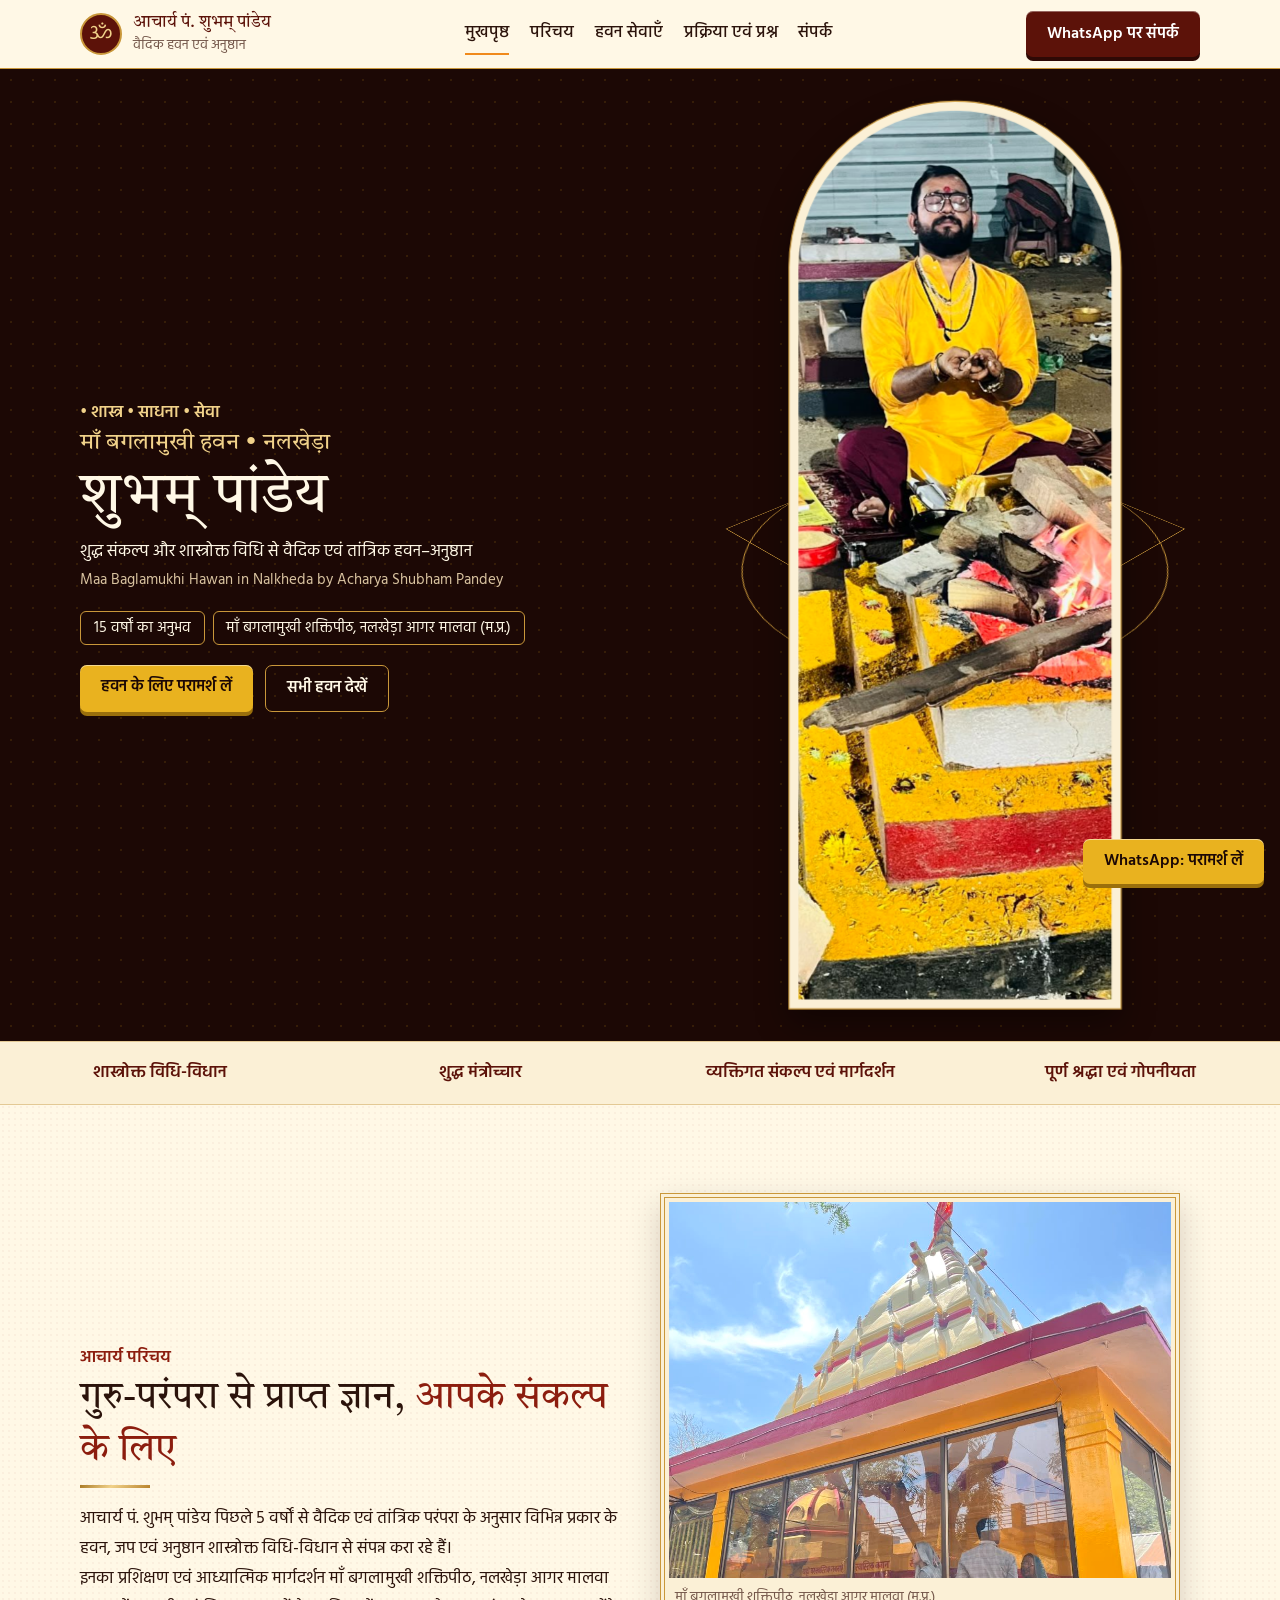
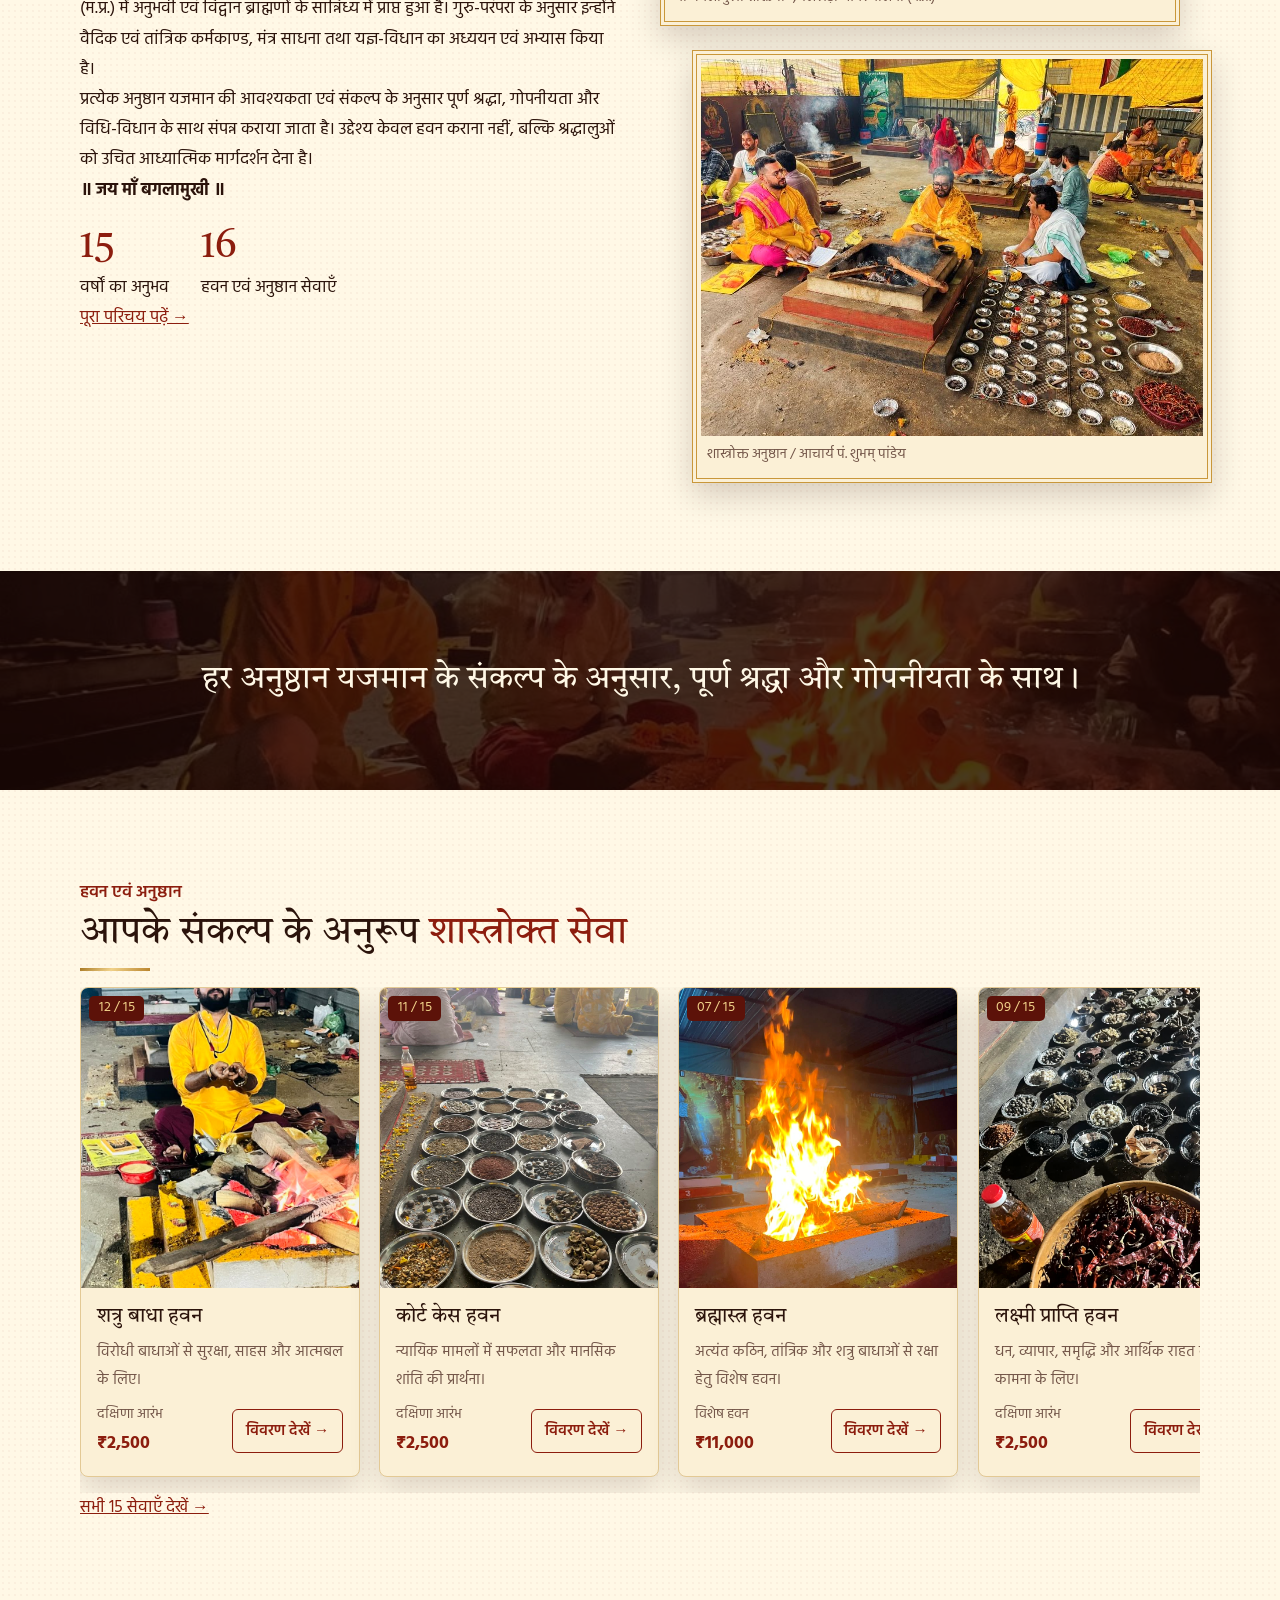
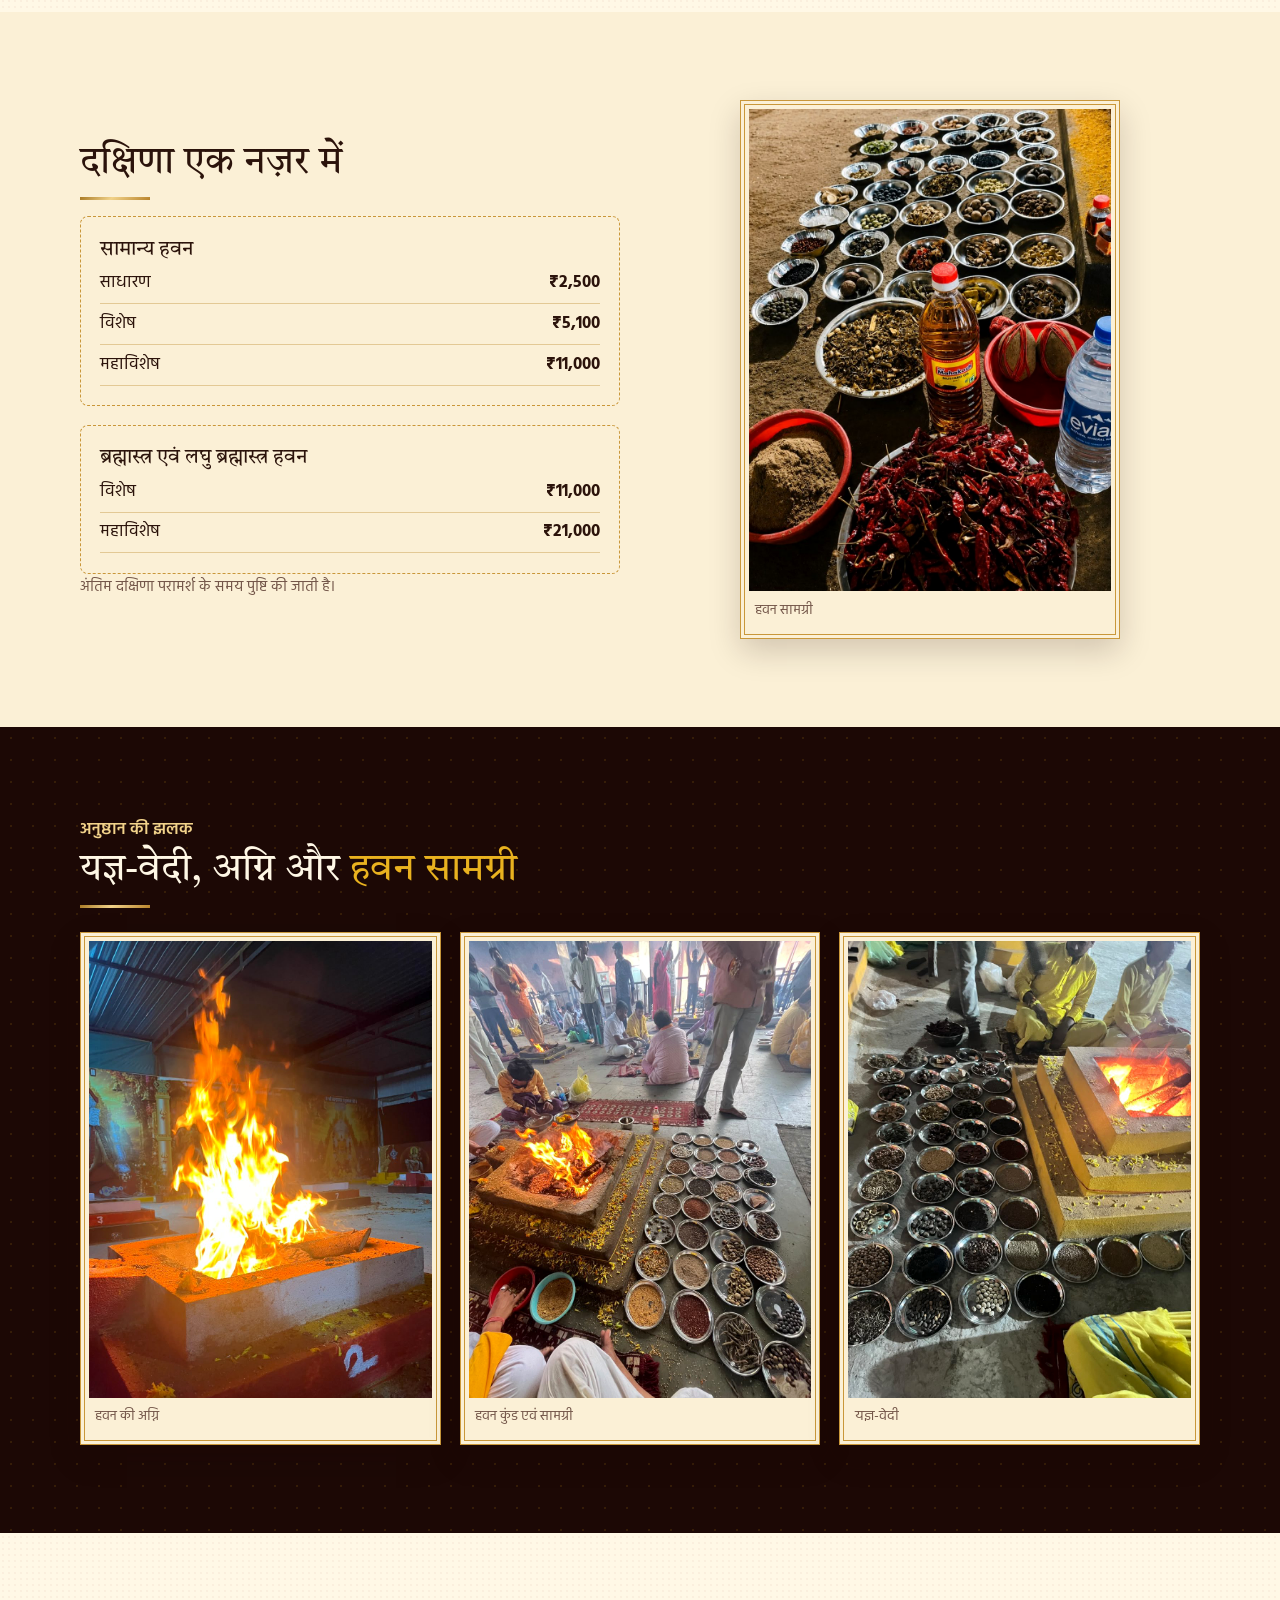
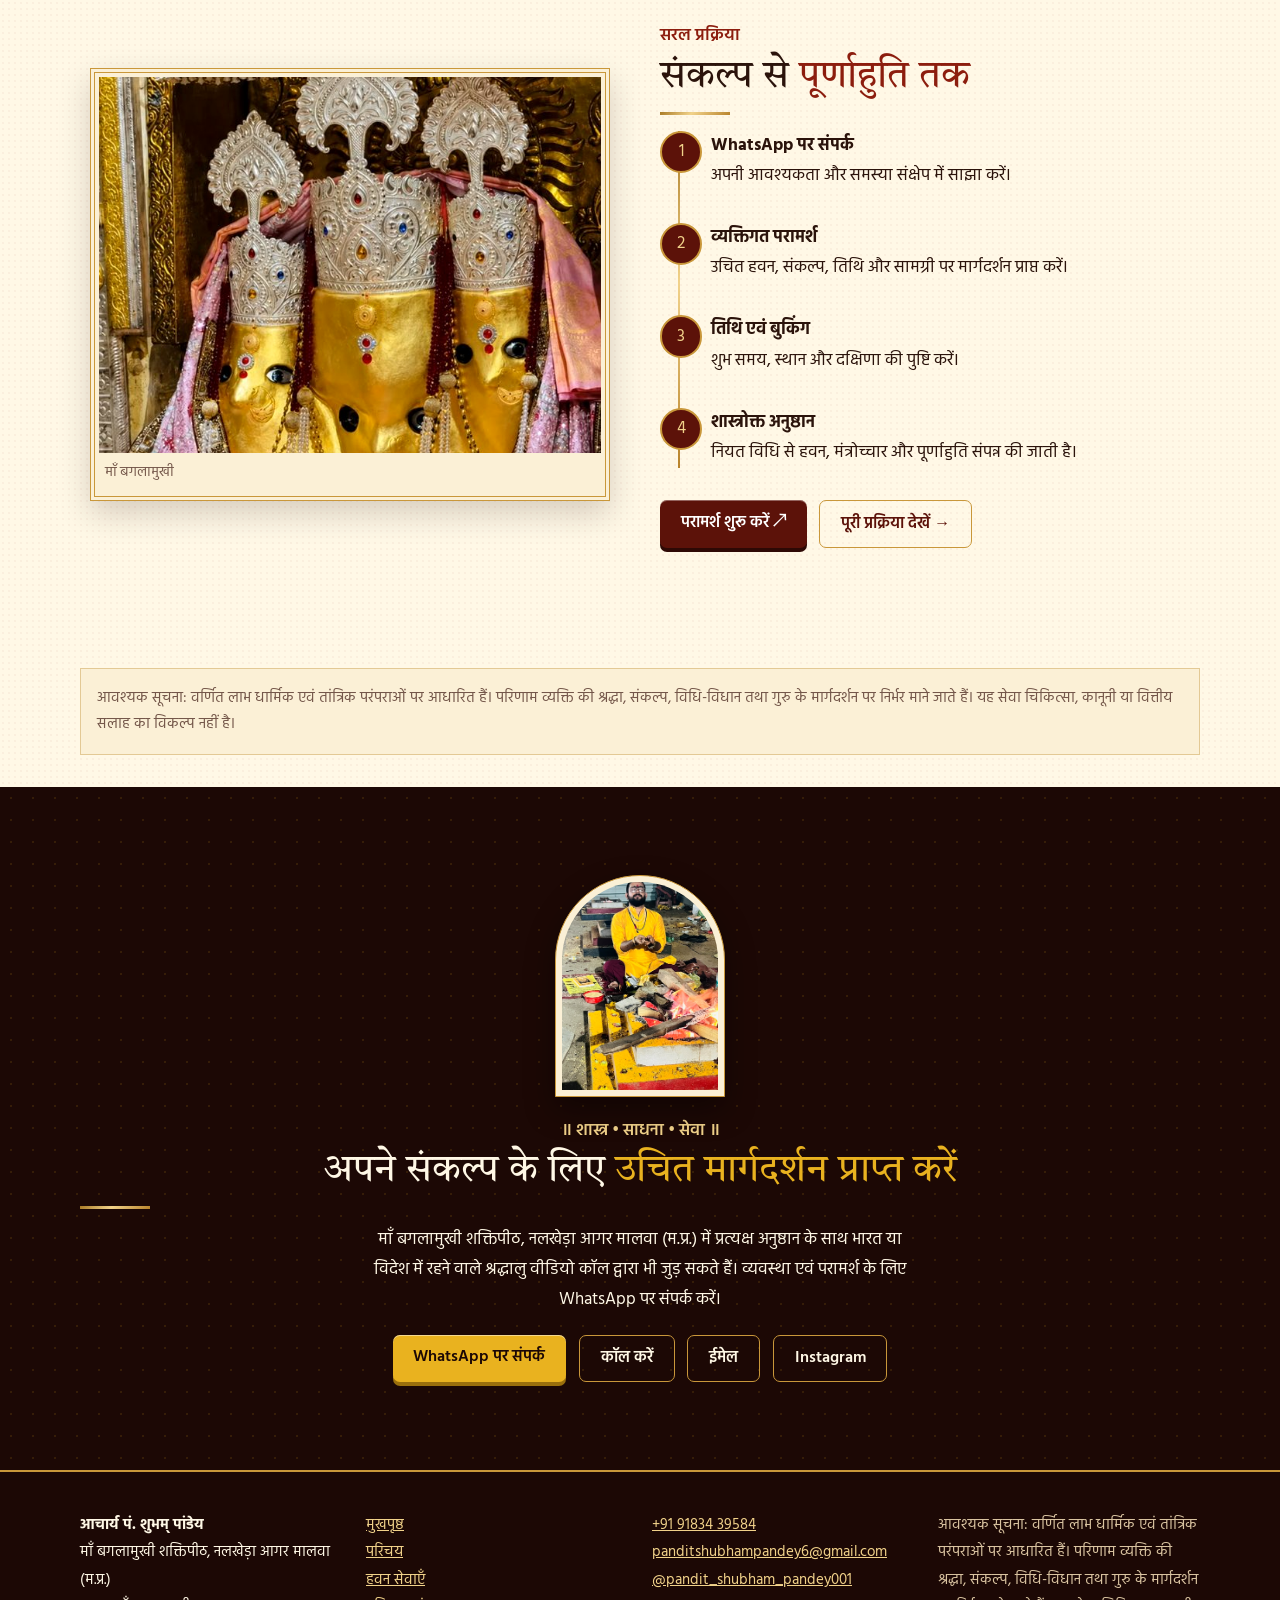
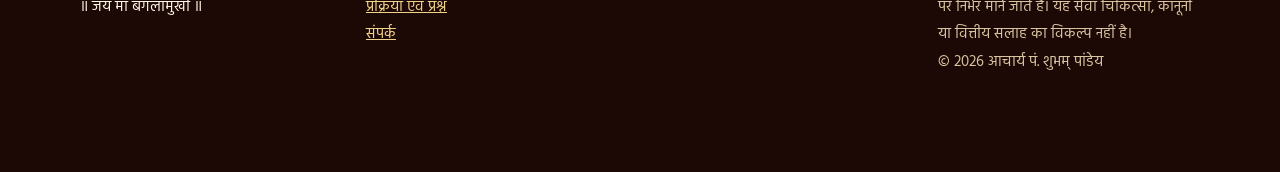
<file: index.html>
<!DOCTYPE html>
<html lang="hi"><head>
    <!-- Google tag (gtag.js) --> <meta name="facebook-domain-verification" content="4q1lytq2mi82zul6ghzm8n5su5tayb" />
<script async src="https://www.googletagmanager.com/gtag/js?id=AW-18493636397"></script>
<script>
  window.dataLayer = window.dataLayer || [];
  function gtag(){dataLayer.push(arguments);}
  gtag('js', new Date());

  gtag('config', 'AW-18493636397');
</script>
<meta charset="utf-8"><meta name="viewport" content="width=device-width,initial-scale=1,viewport-fit=cover"><meta name="theme-color" content="#5c1209">
<title>माँ बगलामुखी हवन नलखेड़ा | आचार्य शुभम् पांडेय</title><meta name="description" content="आचार्य पं. शुभम् पांडेय द्वारा नलखेड़ा में माँ बगलामुखी हवन, जप एवं शास्त्रोक्त अनुष्ठान। परामर्श एवं बुकिंग WhatsApp पर।"><link rel="canonical" href="https://maabaglaamukhihawan.in/">
<link rel="icon" href="/favicon.svg" type="image/svg+xml">
<meta property="og:type" content="website"><meta property="og:title" content="माँ बगलामुखी हवन नलखेड़ा | आचार्य शुभम् पांडेय"><meta property="og:description" content="आचार्य पं. शुभम् पांडेय द्वारा नलखेड़ा में माँ बगलामुखी हवन, जप एवं शास्त्रोक्त अनुष्ठान। परामर्श एवं बुकिंग WhatsApp पर।"><meta property="og:url" content="https://maabaglaamukhihawan.in/"><meta property="og:image" content="https://maabaglaamukhihawan.in/main%20header%20photos/Hero%20section%20with%20bio.jpeg"><meta property="og:image:alt" content="आचार्य पं. शुभम् पांडेय"><meta name="twitter:card" content="summary_large_image">
<link rel="preconnect" href="https://fonts.googleapis.com"><link rel="preconnect" href="https://fonts.gstatic.com" crossorigin>
<link href="https://fonts.googleapis.com/css2?family=Hind:wght@400;500;600;700&family=Tiro+Devanagari+Hindi&display=swap" rel="stylesheet">
<link rel="stylesheet" href="styles.css"><script src="script.js" defer></script><script type="application/ld+json">{"@context":"https://schema.org","@graph":[{"@type":"WebSite","name":"माँ बगलामुखी हवन नलखेड़ा","url":"https://maabaglaamukhihawan.in/"},{"@type":"Person","name":"आचार्य पं. शुभम् पांडेय","telephone":"+919183439584","email":"panditshubhampandey6@gmail.com","sameAs":["https://www.instagram.com/pandit_shubham_pandey001/"]}]}</script></head><body>
<a class="skip" href="#main">मुख्य सामग्री पर जाएँ</a>
<header class="hdr"><div class="wrap"><a class="brand" href="index.html"><span class="om" aria-hidden="true">ॐ</span><span><b>आचार्य पं. शुभम् पांडेय</b><small>वैदिक हवन एवं अनुष्ठान</small></span></a>
<button class="menu-toggle" aria-expanded="false" aria-controls="site-nav" aria-label="मेनू">☰</button>
<nav id="site-nav" aria-label="मुख्य"><ul><li><a href="index.html" aria-current="page">मुखपृष्ठ</a></li><li><a href="about.html">परिचय</a></li><li><a href="services.html">हवन सेवाएँ</a></li><li><a href="process.html">प्रक्रिया एवं प्रश्न</a></li><li><a href="contact.html">संपर्क</a></li></ul></nav><a class="btn hide-m wa-link" data-message="नमस्ते आचार्य जी, मैं हवन/अनुष्ठान की बुकिंग के लिए जानकारी चाहता/चाहती हूँ।" href="https://wa.me/919183439584" target="_blank" rel="noopener">WhatsApp पर संपर्क</a></div></header>
<main id="main"><section class="hero dark"><div class="wrap"><div><p class="kicker">• शास्त्र • साधना • सेवा</p><h1><small>माँ बगलामुखी हवन • नलखेड़ा</small>शुभम् पांडेय</h1><p class="lead">शुद्ध संकल्प और शास्त्रोक्त विधि से वैदिक एवं तांत्रिक हवन–अनुष्ठान</p><p lang="en" class="note" style="color:#d9c3a0">Maa Baglamukhi Hawan in Nalkheda by Acharya Shubham Pandey</p><div class="chips"><span>15 वर्षों का अनुभव</span><span>माँ बगलामुखी शक्तिपीठ, नलखेड़ा आगर मालवा (म.प्र.)</span></div><div class="row"><a class="btn gold wa-link" data-message="नमस्ते आचार्य जी, मैं हवन/अनुष्ठान की बुकिंग के लिए जानकारी चाहता/चाहती हूँ।" href="https://wa.me/919183439584" target="_blank" rel="noopener">हवन के लिए परामर्श लें</a><a class="btn ghost" href="services.html">सभी हवन देखें</a></div></div>
<div class="scene"><div class="mandala" aria-hidden="true"><i></i><i></i><i></i><i></i></div><div class="arch"><img src="main%20header%20photos/Hero%20section%20with%20bio.jpeg" alt="आचार्य पं. शुभम् पांडेय हवन कुंड के सामने" width="600" height="800" decoding="async" style="object-position:50% 18%"></div></div></div></section>
<div class="trust"><div>शास्त्रोक्त विधि-विधान</div><div>शुद्ध मंत्रोच्चार</div><div>व्यक्तिगत संकल्प एवं मार्गदर्शन</div><div>पूर्ण श्रद्धा एवं गोपनीयता</div></div>
<section class="sec"><div class="wrap split"><div class="reveal"><p class="kicker">आचार्य परिचय</p><h2>गुरु-परंपरा से प्राप्त ज्ञान, <em>आपके संकल्प के लिए</em></h2><p>आचार्य पं. शुभम् पांडेय पिछले 5 वर्षों से वैदिक एवं तांत्रिक परंपरा के अनुसार विभिन्न प्रकार के हवन, जप एवं अनुष्ठान शास्त्रोक्त विधि-विधान से संपन्न करा रहे हैं।</p><p>इनका प्रशिक्षण एवं आध्यात्मिक मार्गदर्शन माँ बगलामुखी शक्तिपीठ, नलखेड़ा आगर मालवा (म.प्र.) में अनुभवी एवं विद्वान ब्राह्मणों के सान्निध्य में प्राप्त हुआ है। गुरु-परंपरा के अनुसार इन्होंने वैदिक एवं तांत्रिक कर्मकाण्ड, मंत्र साधना तथा यज्ञ-विधान का अध्ययन एवं अभ्यास किया है।</p><p>प्रत्येक अनुष्ठान यजमान की आवश्यकता एवं संकल्प के अनुसार पूर्ण श्रद्धा, गोपनीयता और विधि-विधान के साथ संपन्न कराया जाता है। उद्देश्य केवल हवन कराना नहीं, बल्कि श्रद्धालुओं को उचित आध्यात्मिक मार्गदर्शन देना है।</p><p><b>॥ जय माँ बगलामुखी ॥</b></p><div class="stats"><span><b data-count="15">15</b>वर्षों का अनुभव</span><span><b data-count="100">100</b>हवन एवं अनुष्ठान सेवाएँ</span></div><p><a href="about.html">पूरा परिचय पढ़ें →</a></p></div>
<div><figure class="frame tilt reveal"><img src="main%20header%20photos/WhatsApp%20Image%202026-08-17%20at%2023.06.39.jpeg" alt="माँ बगलामुखी शक्तिपीठ, नलखेड़ा" loading="lazy" decoding="async"><figcaption>माँ बगलामुखी शक्तिपीठ, नलखेड़ा आगर मालवा (म.प्र.)</figcaption></figure><figure class="frame tilt reveal" style="margin-top:1.5rem;margin-left:2rem"><img src="main%20header%20photos/WhatsApp%20Image%202026-08-17%20at%2023.06.40%20(2).jpeg" alt="आचार्य जी यजमान के साथ हवन करते हुए" loading="lazy" decoding="async"><figcaption>शास्त्रोक्त अनुष्ठान / आचार्य पं. शुभम् पांडेय</figcaption></figure></div></div></section>
<section class="sec dark qband"><img src="extra-photos/hawan-ratri-agni.jpeg" alt="" aria-hidden="true" loading="lazy"><div class="wrap"><p class="quote reveal">हर अनुष्ठान यजमान के संकल्प के अनुसार, पूर्ण श्रद्धा और गोपनीयता के साथ।</p></div></section>
<section class="sec"><div class="wrap"><p class="kicker">हवन एवं अनुष्ठान</p><h2>आपके संकल्प के अनुरूप <em>शास्त्रोक्त सेवा</em></h2><div class="scroller"><article class="card tilt " data-cat="raksha"><div class="ph"><img src="hawan%20photos/WhatsApp%20Image%202026-08-17%20at%2023.12.53%20(1).jpeg" alt="शत्रु बाधा हवन की झलक" width="400" height="300" loading="lazy" decoding="async"><span class="num">12 / 15</span></div><div class="bd"><h3>शत्रु बाधा हवन</h3><p>विरोधी बाधाओं से सुरक्षा, साहस और आत्मबल के लिए।</p><div class="bt"><span><small>दक्षिणा आरंभ</small><b>₹2,500</b></span><button class="more" type="button" data-service="11">विवरण देखें →</button></div></div></article><article class="card tilt " data-cat="raksha"><div class="ph"><img src="hawan%20photos/WhatsApp%20Image%202026-08-17%20at%2023.12.45.jpeg" alt="कोर्ट केस हवन की झलक" width="400" height="300" loading="lazy" decoding="async"><span class="num">11 / 15</span></div><div class="bd"><h3>कोर्ट केस हवन</h3><p>न्यायिक मामलों में सफलता और मानसिक शांति की प्रार्थना।</p><div class="bt"><span><small>दक्षिणा आरंभ</small><b>₹2,500</b></span><button class="more" type="button" data-service="10">विवरण देखें →</button></div></div></article><article class="card tilt " data-cat="raksha"><div class="ph"><img src="hawan%20photos/WhatsApp%20Image%202026-08-17%20at%2023.13.00.jpeg" alt="ब्रह्मास्त्र हवन की झलक" width="400" height="300" loading="lazy" decoding="async"><span class="num">07 / 15</span></div><div class="bd"><h3>ब्रह्मास्त्र हवन</h3><p>अत्यंत कठिन, तांत्रिक और शत्रु बाधाओं से रक्षा हेतु विशेष हवन।</p><div class="bt"><span><small>विशेष हवन</small><b>₹11,000</b></span><button class="more" type="button" data-service="6">विवरण देखें →</button></div></div></article><article class="card tilt " data-cat="samriddhi"><div class="ph"><img src="hawan%20photos/WhatsApp%20Image%202026-08-17%20at%2023.12.58.jpeg" alt="लक्ष्मी प्राप्ति हवन की झलक" width="400" height="300" loading="lazy" decoding="async"><span class="num">09 / 15</span></div><div class="bd"><h3>लक्ष्मी प्राप्ति हवन</h3><p>धन, व्यापार, समृद्धि और आर्थिक राहत की कामना के लिए।</p><div class="bt"><span><small>दक्षिणा आरंभ</small><b>₹2,500</b></span><button class="more" type="button" data-service="8">विवरण देखें →</button></div></div></article><article class="card tilt " data-cat="sambandh"><div class="ph"><img src="hawan%20photos/WhatsApp%20Image%202026-08-17%20at%2023.12.43.jpeg" alt="शीघ्र विवाह हवन की झलक" width="400" height="300" loading="lazy" decoding="async"><span class="num">15 / 15</span></div><div class="bd"><h3>शीघ्र विवाह हवन</h3><p>विवाह की बाधा, शुभ योग और पारिवारिक सहमति की कामना के लिए।</p><div class="bt"><span><small>दक्षिणा आरंभ</small><b>₹2,500</b></span><button class="more" type="button" data-service="14">विवरण देखें →</button></div></div></article><article class="card tilt " data-cat="sambandh"><div class="ph"><img src="hawan%20photos/WhatsApp%20Image%202026-08-17%20at%2023.12.54%20(2).jpeg" alt="आकर्षण हवन की झलक" width="400" height="300" decoding="async"><span class="num">01 / 15</span></div><div class="bd"><h3>आकर्षण हवन</h3><p>व्यक्तित्व, सहयोग, अवसर और सामाजिक प्रतिष्ठा के लिए।</p><div class="bt"><span><small>दक्षिणा आरंभ</small><b>₹2,500</b></span><button class="more" type="button" data-service="0">विवरण देखें →</button></div></div></article></div><p><a href="services.html">सभी 15 सेवाएँ देखें →</a></p></div></section>
<section class="sec" style="background:var(--paper)"><div class="wrap split"><div><h2>दक्षिणा एक नज़र में</h2><div class="tickets"><div class="ticket"><h3>सामान्य हवन</h3><ul><li>साधारण<b>₹2,500</b></li><li>विशेष<b>₹5,100</b></li><li>महाविशेष<b>₹11,000</b></li></ul></div><div class="ticket"><h3>ब्रह्मास्त्र एवं लघु ब्रह्मास्त्र हवन</h3><ul><li>विशेष<b>₹11,000</b></li><li>महाविशेष<b>₹21,000</b></li></ul></div></div><p class="note">अंतिम दक्षिणा परामर्श के समय पुष्टि की जाती है।</p></div><figure class="frame pt tilt reveal"><img src="extra-photos/samagri-bowls-day.jpeg" alt="कटोरियों में सजाई गई हवन सामग्री" loading="lazy" decoding="async"><figcaption>हवन सामग्री</figcaption></figure></div></section>
<section class="sec dark"><div class="wrap"><p class="kicker">अनुष्ठान की झलक</p><h2>यज्ञ-वेदी, अग्नि और <em>हवन सामग्री</em></h2><div class="pstrip"><figure class="frame pt tilt reveal"><img src="extra-photos/hawan-agni.jpeg" alt="हवन कुंड में प्रज्वलित अग्नि" loading="lazy" decoding="async"><figcaption>हवन की अग्नि</figcaption></figure><figure class="frame pt tilt reveal"><img src="extra-photos/hawan-kund-samagri.jpeg" alt="हवन कुंड और सजी हुई हवन सामग्री" loading="lazy" decoding="async"><figcaption>हवन कुंड एवं सामग्री</figcaption></figure><figure class="frame pt tilt reveal"><img src="extra-photos/hawan-vedi-yellow.jpeg" alt="पीले रंग की यज्ञ-वेदी में हवन" loading="lazy" decoding="async"><figcaption>यज्ञ-वेदी</figcaption></figure></div></div></section>
<section class="sec"><div class="wrap split rev"><div class="reveal"><p class="kicker">सरल प्रक्रिया</p><h2>संकल्प से <em>पूर्णाहुति तक</em></h2><ol class="tl"><li><b>WhatsApp पर संपर्क</b><br>अपनी आवश्यकता और समस्या संक्षेप में साझा करें।</li><li><b>व्यक्तिगत परामर्श</b><br>उचित हवन, संकल्प, तिथि और सामग्री पर मार्गदर्शन प्राप्त करें।</li><li><b>तिथि एवं बुकिंग</b><br>शुभ समय, स्थान और दक्षिणा की पुष्टि करें।</li><li><b>शास्त्रोक्त अनुष्ठान</b><br>नियत विधि से हवन, मंत्रोच्चार और पूर्णाहुति संपन्न की जाती है।</li></ol><div class="row"><a class="btn wa-link" data-message="नमस्ते आचार्य जी, मैं हवन/अनुष्ठान हेतु परामर्श और बुकिंग करना चाहता/चाहती हूँ।" href="https://wa.me/919183439584" target="_blank" rel="noopener">परामर्श शुरू करें ↗</a><a class="btn ghost" style="color:var(--maroon)" href="process.html">पूरी प्रक्रिया देखें →</a></div></div><figure class="frame tilt reveal"><img src="main%20header%20photos/WhatsApp%20Image%202026-08-17%20at%2023.06.40%20(1).jpeg" alt="माँ बगलामुखी की प्रतिमा" loading="lazy" decoding="async"><figcaption>माँ बगलामुखी</figcaption></figure></div></section>
<div class="wrap" style="padding-block:2rem"><p class="disc">आवश्यक सूचना: वर्णित लाभ धार्मिक एवं तांत्रिक परंपराओं पर आधारित हैं। परिणाम व्यक्ति की श्रद्धा, संकल्प, विधि-विधान तथा गुरु के मार्गदर्शन पर निर्भर माने जाते हैं। यह सेवा चिकित्सा, कानूनी या वित्तीय सलाह का विकल्प नहीं है।</p></div><section class="sec dark cta"><div class="wrap reveal"><div class="arch sm"><img src="extra-photos/acharya-hawan-kund.jpeg" alt="आचार्य जी हवन कुंड के सामने" loading="lazy" decoding="async"></div><p class="kicker">॥ शास्त्र • साधना • सेवा ॥</p><h2 style="text-align:center">अपने संकल्प के लिए <em>उचित मार्गदर्शन प्राप्त करें</em></h2><p>माँ बगलामुखी शक्तिपीठ, नलखेड़ा आगर मालवा (म.प्र.) में प्रत्यक्ष अनुष्ठान के साथ भारत या विदेश में रहने वाले श्रद्धालु वीडियो कॉल द्वारा भी जुड़ सकते हैं। व्यवस्था एवं परामर्श के लिए WhatsApp पर संपर्क करें।</p><div class="row"><a class="btn gold wa-link" data-message="नमस्ते आचार्य जी, मैं हवन/अनुष्ठान हेतु परामर्श और बुकिंग करना चाहता/चाहती हूँ।" href="https://wa.me/919183439584" target="_blank" rel="noopener">WhatsApp पर संपर्क</a><a class="btn ghost" href="tel:+919183439584">कॉल करें</a><a class="btn ghost" href="mailto:panditshubhampandey6@gmail.com">ईमेल</a><a class="btn ghost" href="https://www.instagram.com/pandit_shubham_pandey001/" target="_blank" rel="noopener">Instagram</a></div></div></section><dialog id="service-dialog" aria-labelledby="dialog-title"><button class="dialog-close" aria-label="बंद करें">×</button><div id="dialog-content"></div></dialog></main>
<footer><div class="wrap"><div><b>आचार्य पं. शुभम् पांडेय</b><p>माँ बगलामुखी शक्तिपीठ, नलखेड़ा आगर मालवा (म.प्र.)</p><p>॥ जय माँ बगलामुखी ॥</p></div><ul><li><a href="index.html">मुखपृष्ठ</a></li><li><a href="about.html">परिचय</a></li><li><a href="services.html">हवन सेवाएँ</a></li><li><a href="process.html">प्रक्रिया एवं प्रश्न</a></li><li><a href="contact.html">संपर्क</a></li></ul><div><p><a href="tel:+919183439584">+91 91834 39584</a><br><a href="mailto:panditshubhampandey6@gmail.com">panditshubhampandey6@gmail.com</a><br><a href="https://www.instagram.com/pandit_shubham_pandey001/" target="_blank" rel="noopener">@pandit_shubham_pandey001</a></p></div><p class="note" style="color:#d9c3a0">आवश्यक सूचना: वर्णित लाभ धार्मिक एवं तांत्रिक परंपराओं पर आधारित हैं। परिणाम व्यक्ति की श्रद्धा, संकल्प, विधि-विधान तथा गुरु के मार्गदर्शन पर निर्भर माने जाते हैं। यह सेवा चिकित्सा, कानूनी या वित्तीय सलाह का विकल्प नहीं है।<br>© <span data-year>2026</span> आचार्य पं. शुभम् पांडेय</p></div></footer>
<div class="float"><a class="btn gold wa-link" data-message="नमस्ते आचार्य जी, मैं हवन/अनुष्ठान हेतु परामर्श और बुकिंग करना चाहता/चाहती हूँ।" href="https://wa.me/919183439584" target="_blank" rel="noopener">WhatsApp: परामर्श लें</a></div>
<div class="bar"><a class="btn gold" href="tel:+919183439584">कॉल करें</a><a class="btn gold wa-link" data-message="नमस्ते आचार्य जी, मैं हवन/अनुष्ठान हेतु परामर्श और बुकिंग करना चाहता/चाहती हूँ।" href="https://wa.me/919183439584" target="_blank" rel="noopener">WhatsApp</a></div>
<button class="top" aria-label="ऊपर जाएँ">↑</button></body></html>
</file>
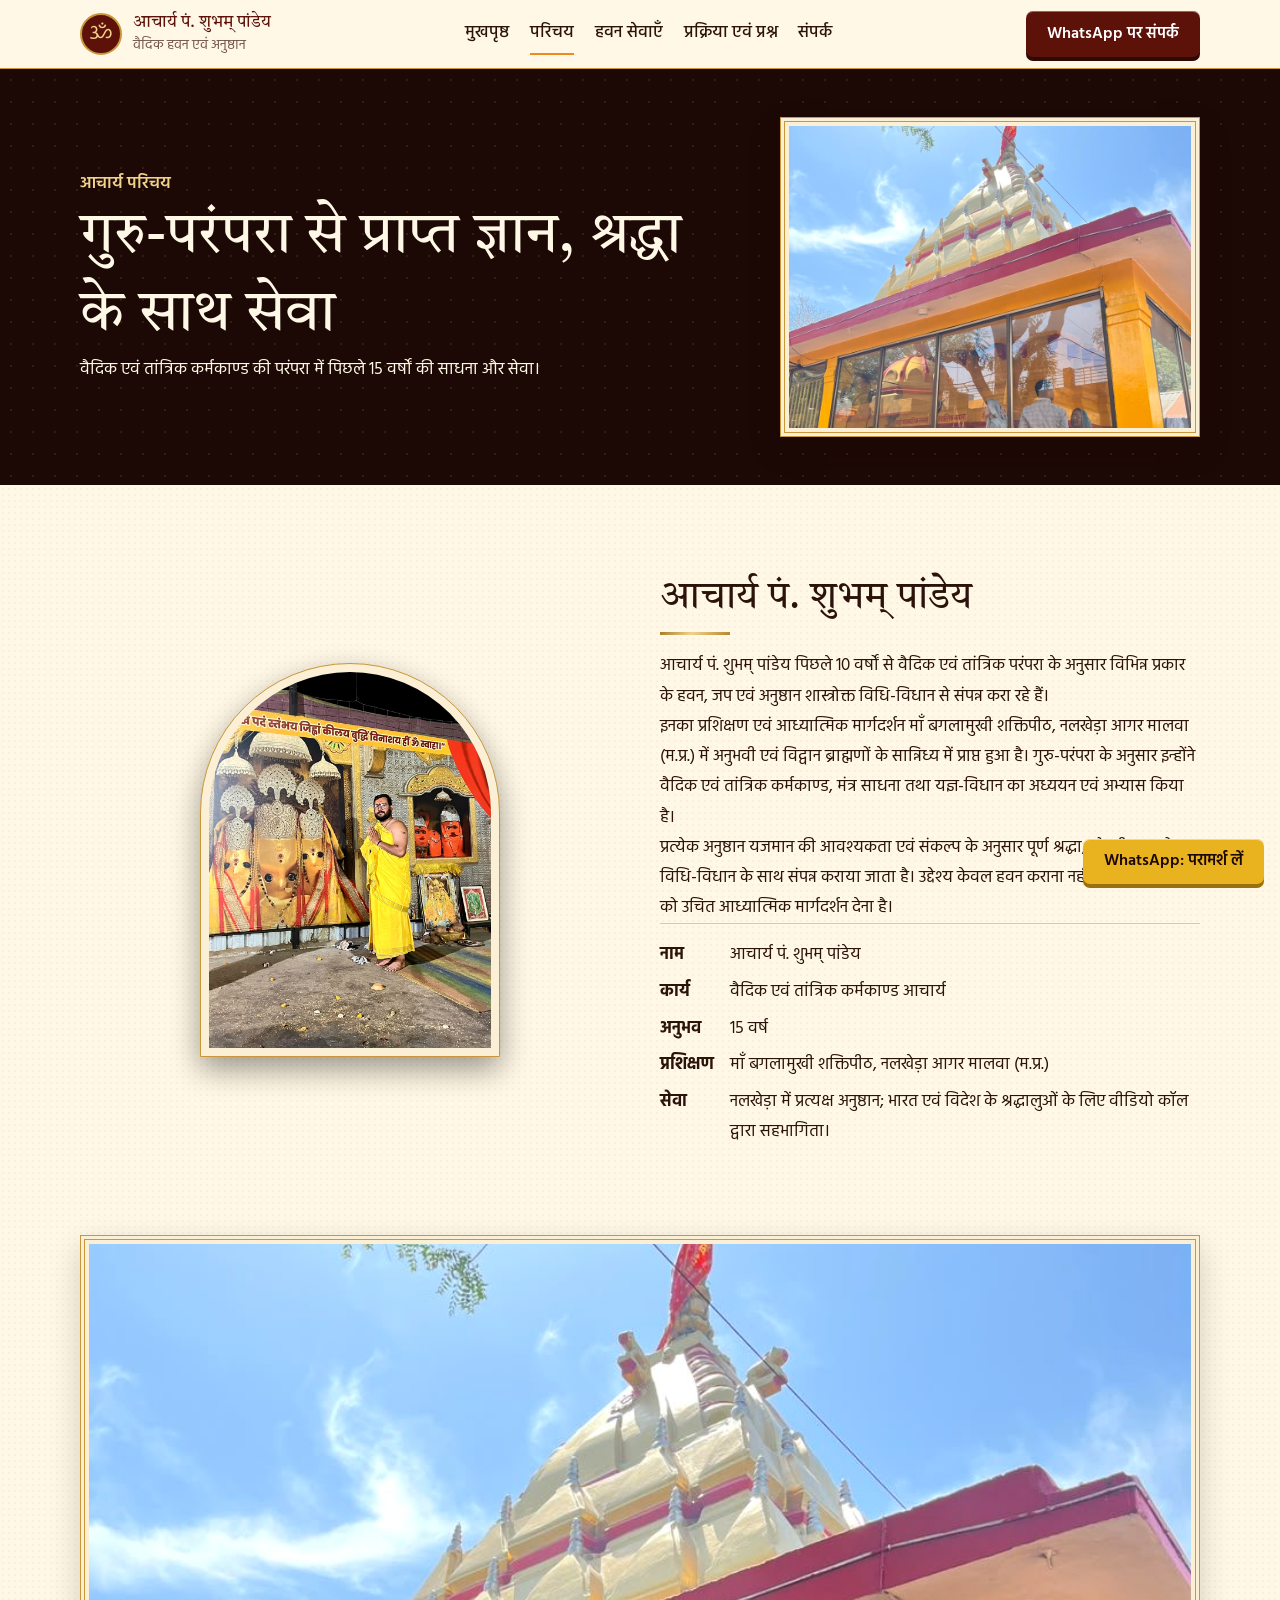
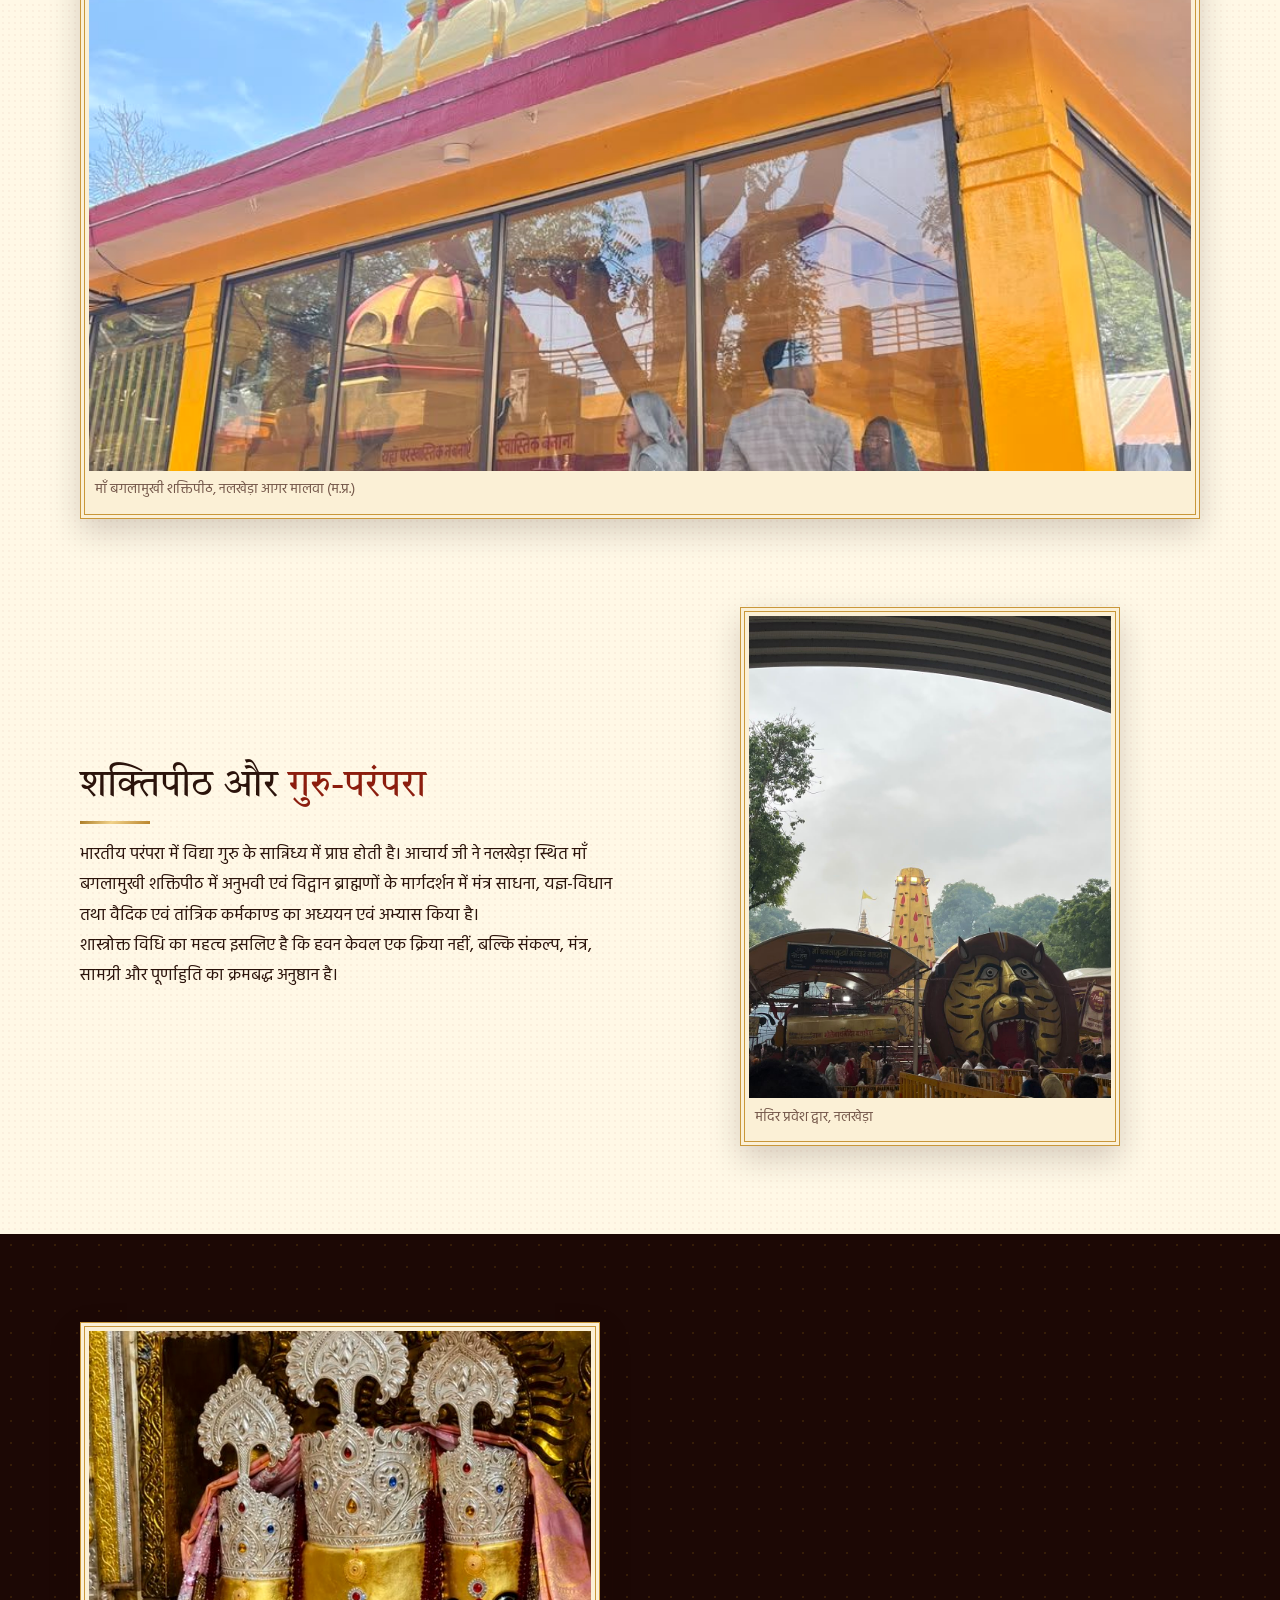
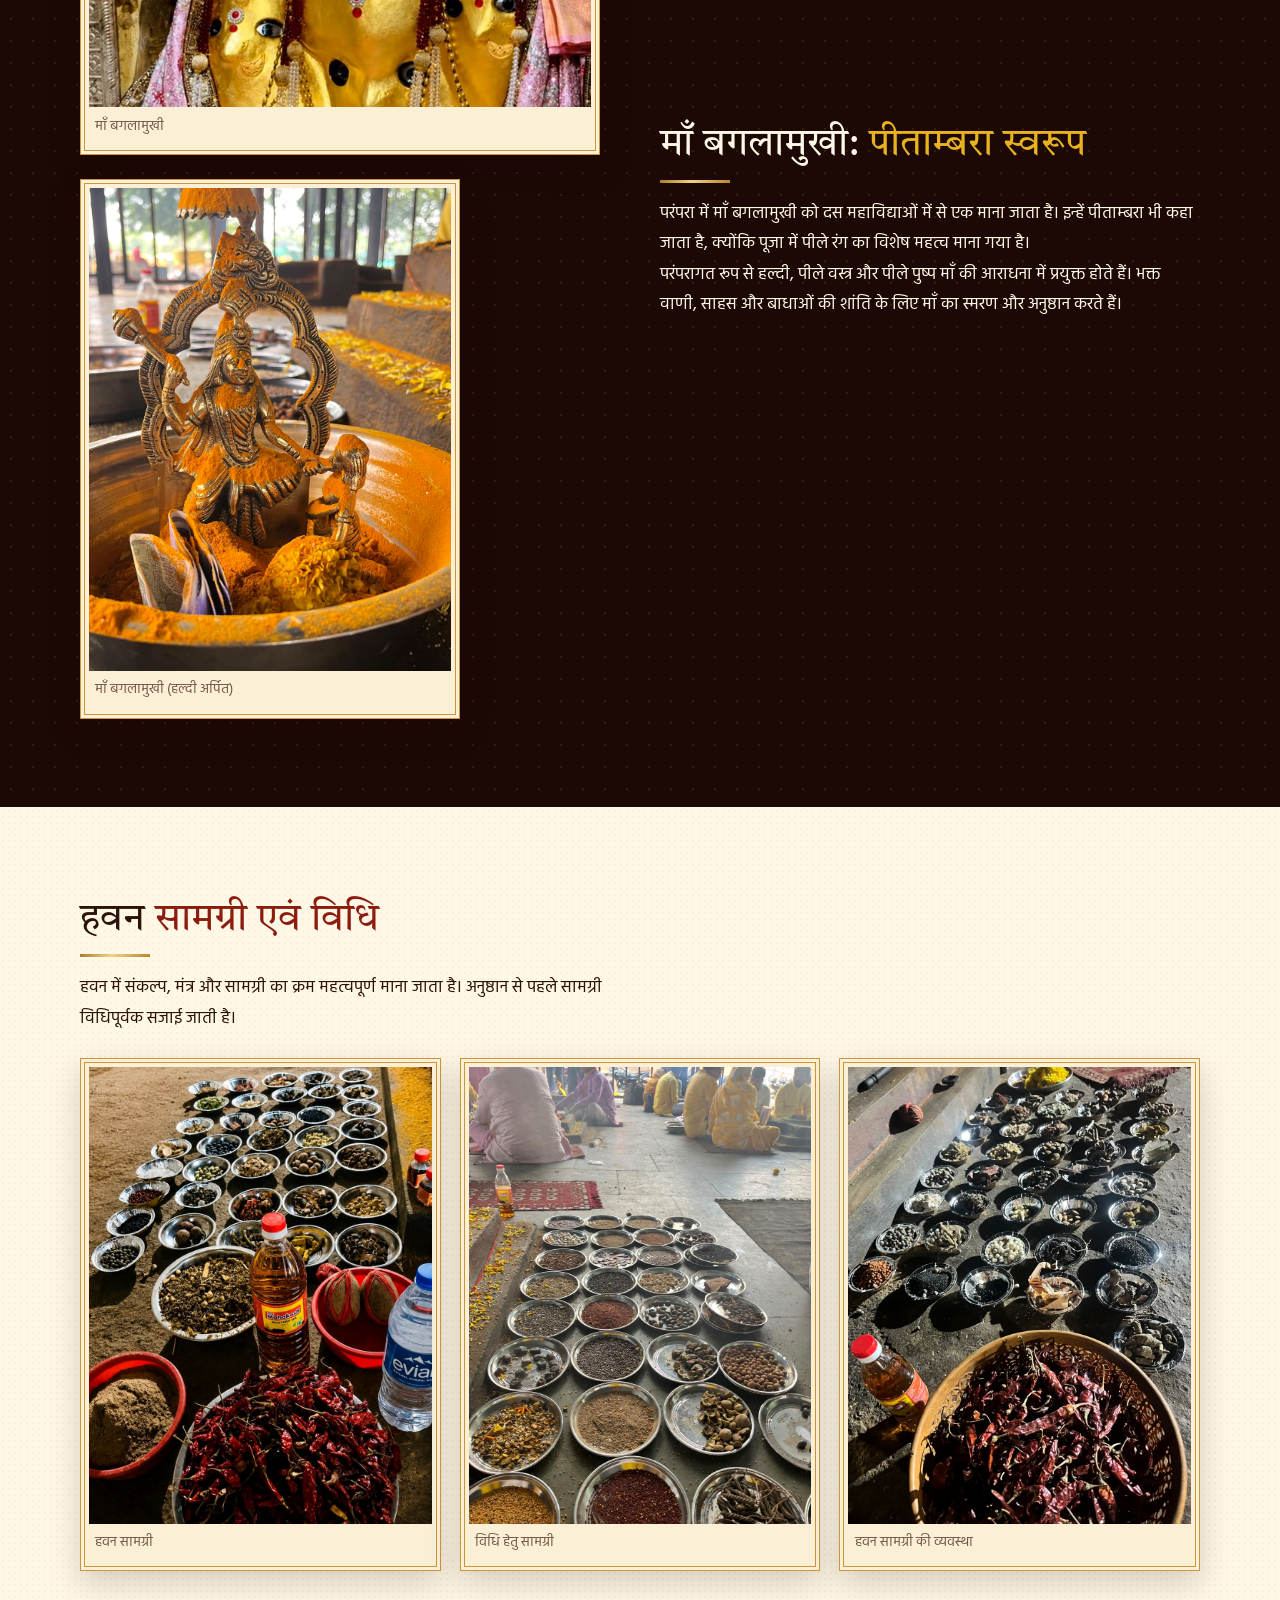
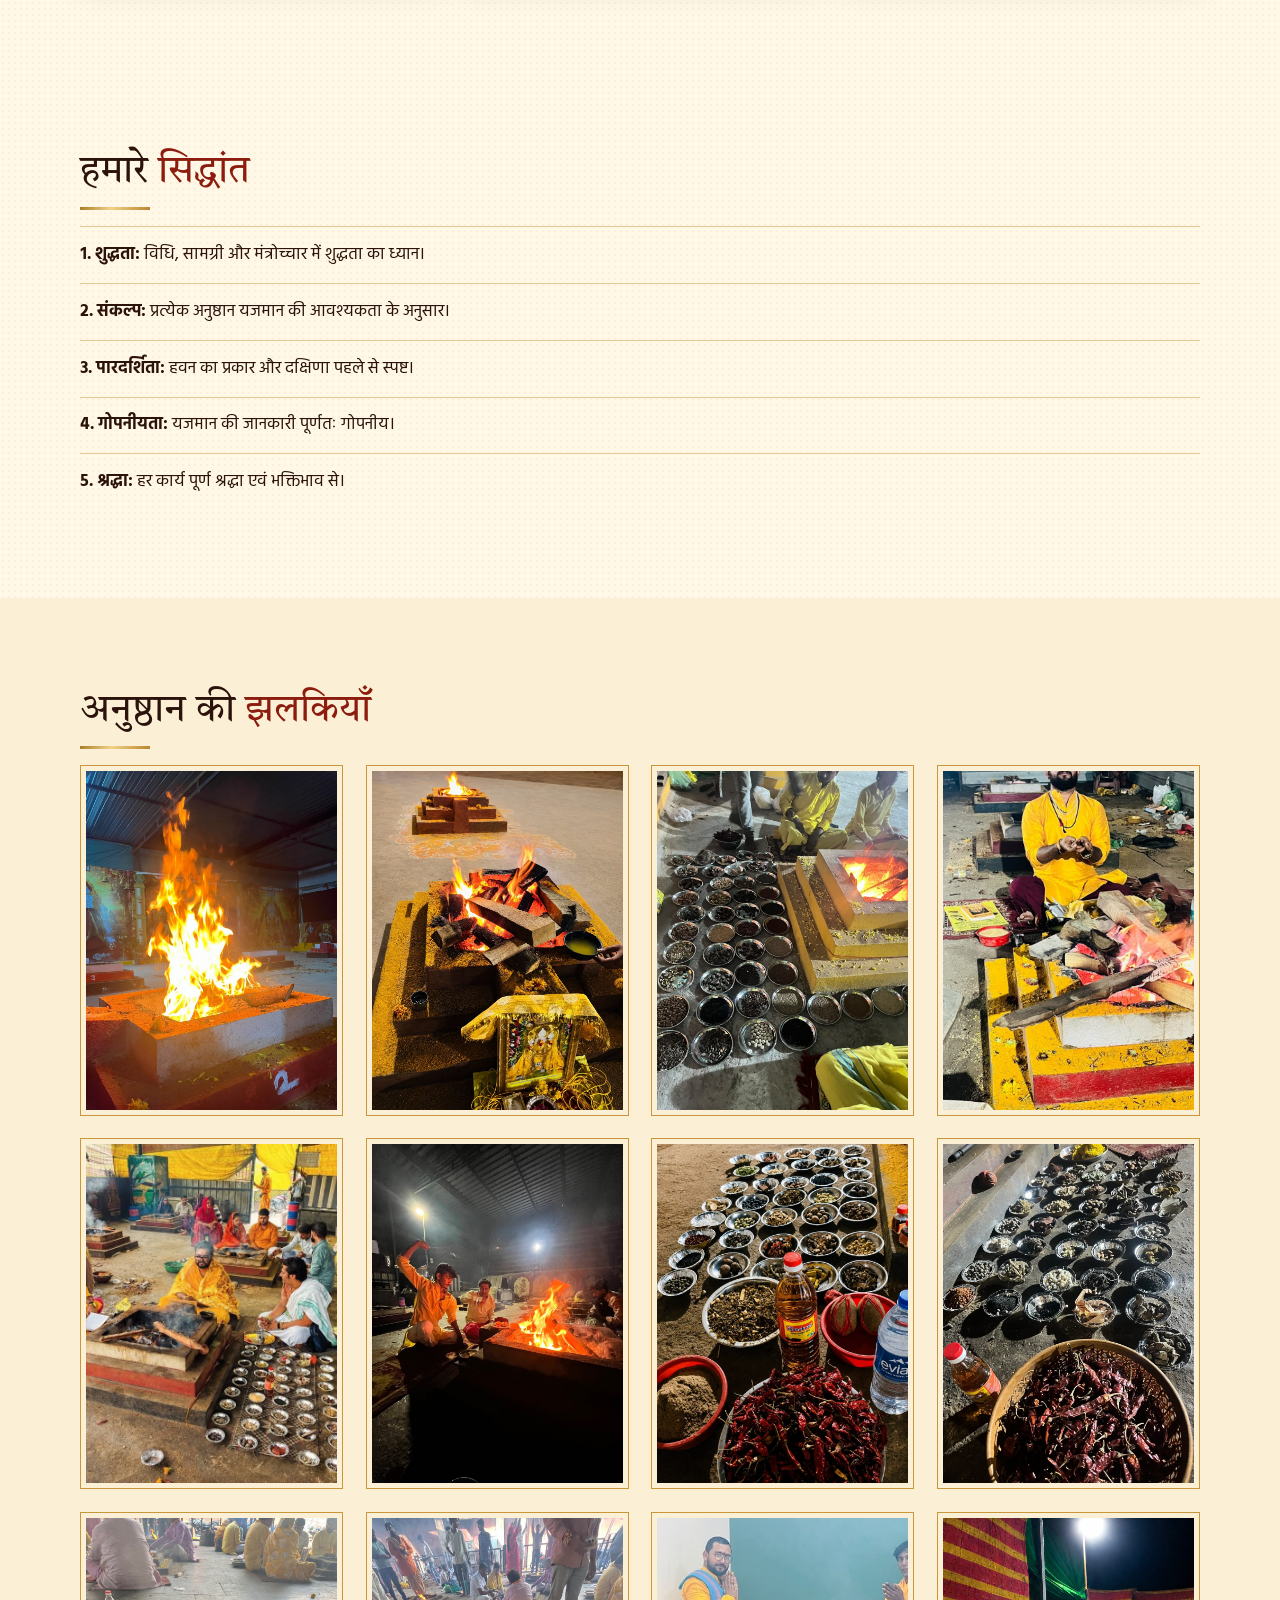
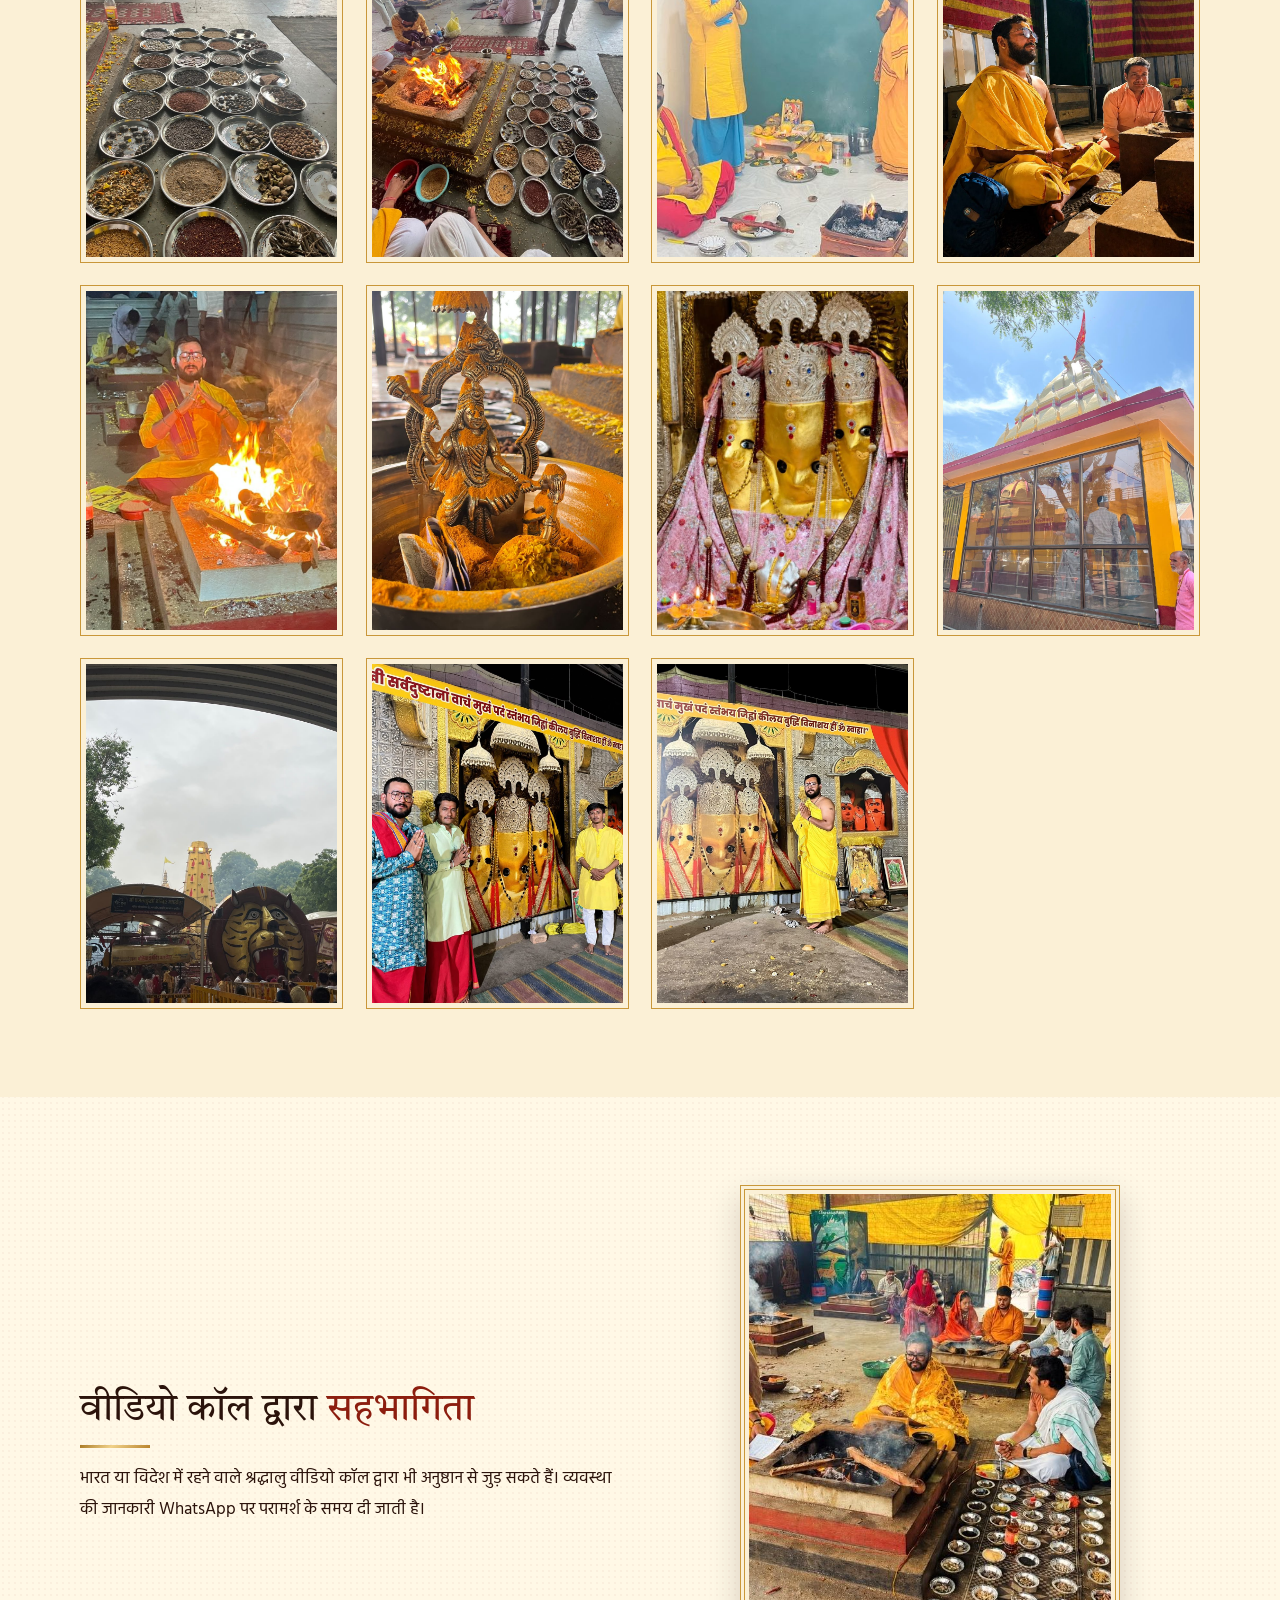
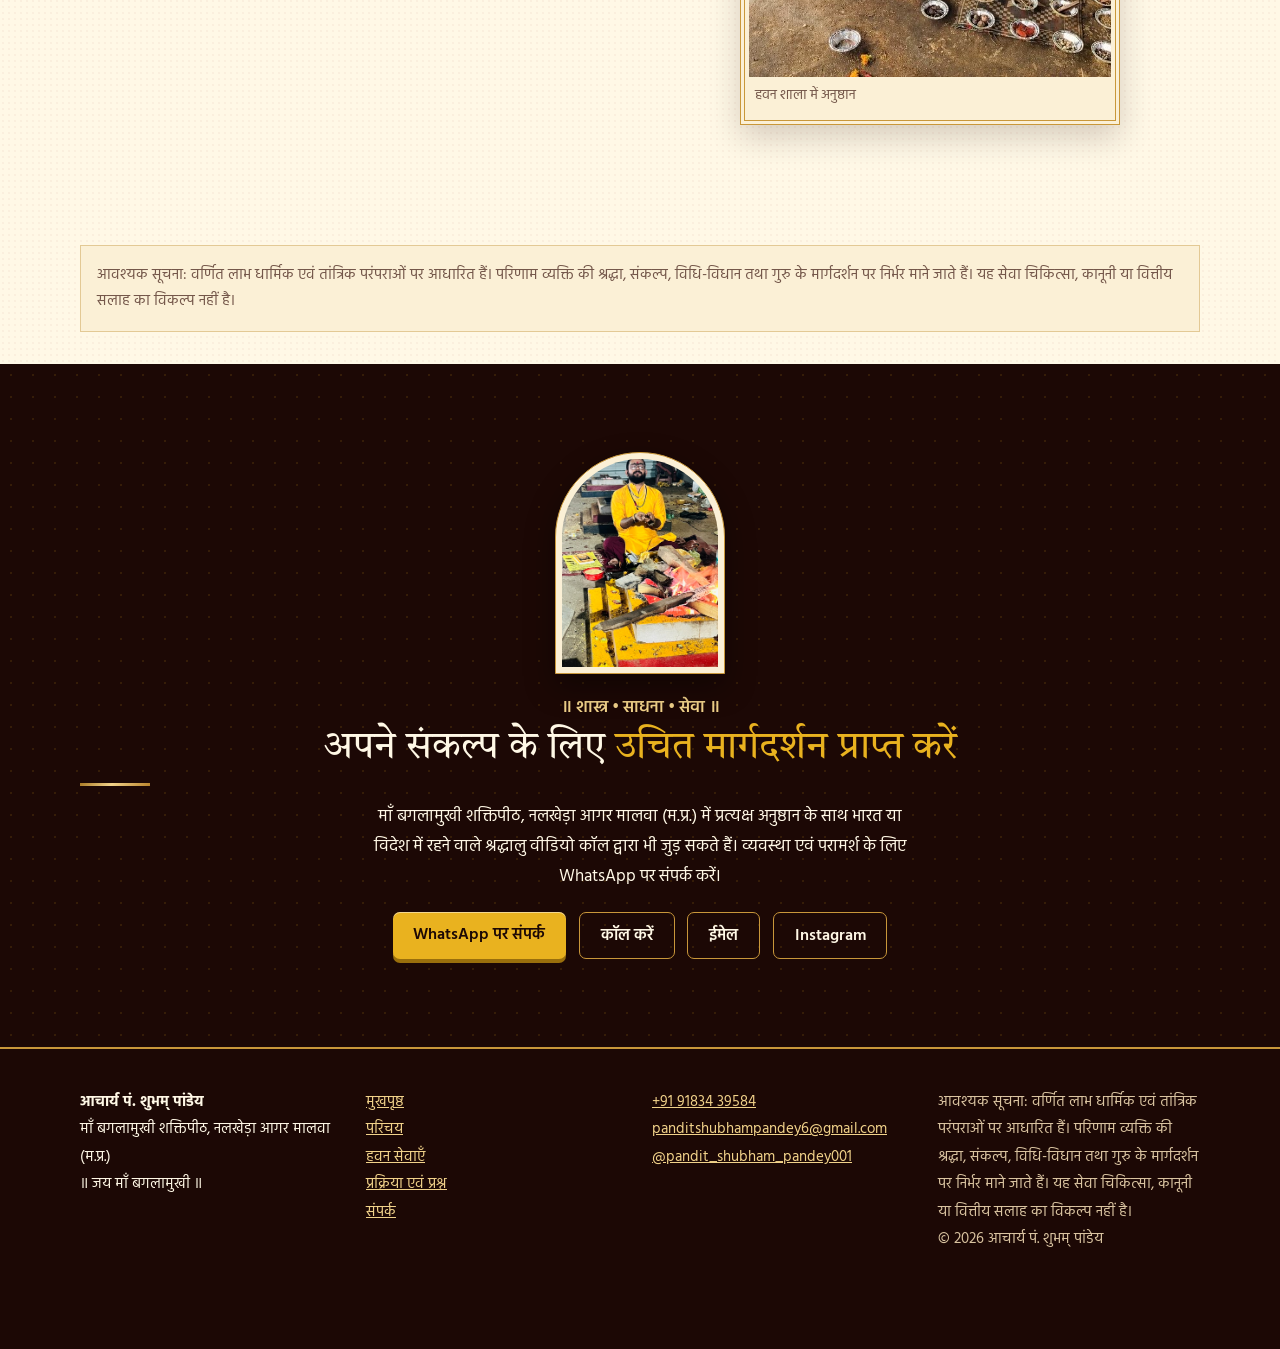
<file: about.html>
<!DOCTYPE html> <meta name="facebook-domain-verification" content="4q1lytq2mi82zul6ghzm8n5su5tayb" />
<html lang="hi"><head> <!-- Google tag (gtag.js) -->
<script async src="https://www.googletagmanager.com/gtag/js?id=AW-18493636397"></script>
<script>
  window.dataLayer = window.dataLayer || [];
  function gtag(){dataLayer.push(arguments);}
  gtag('js', new Date());

  gtag('config', 'AW-18493636397');
</script>
<meta charset="utf-8"><meta name="viewport" content="width=device-width,initial-scale=1,viewport-fit=cover"><meta name="theme-color" content="#5c1209">
<title>आचार्य पं. शुभम् पांडेय का परिचय | माँ बगलामुखी हवन नलखेड़ा</title><meta name="description" content="आचार्य पं. शुभम् पांडेय का परिचय, नलखेड़ा माँ बगलामुखी शक्तिपीठ में प्राप्त प्रशिक्षण, गुरु-परंपरा और अनुष्ठान के सिद्धांत।"><link rel="canonical" href="https://maabaglaamukhihawan.in/about.html">
<link rel="icon" href="/favicon.svg" type="image/svg+xml">
<meta property="og:type" content="website"><meta property="og:title" content="आचार्य पं. शुभम् पांडेय का परिचय | माँ बगलामुखी हवन नलखेड़ा"><meta property="og:description" content="आचार्य पं. शुभम् पांडेय का परिचय, नलखेड़ा माँ बगलामुखी शक्तिपीठ में प्राप्त प्रशिक्षण, गुरु-परंपरा और अनुष्ठान के सिद्धांत।"><meta property="og:url" content="https://maabaglaamukhihawan.in/about.html"><meta property="og:image" content="https://maabaglaamukhihawan.in/main%20header%20photos/Hero%20section%20with%20bio.jpeg"><meta property="og:image:alt" content="आचार्य पं. शुभम् पांडेय"><meta name="twitter:card" content="summary_large_image">
<link rel="preconnect" href="https://fonts.googleapis.com"><link rel="preconnect" href="https://fonts.gstatic.com" crossorigin>
<link href="https://fonts.googleapis.com/css2?family=Hind:wght@400;500;600;700&family=Tiro+Devanagari+Hindi&display=swap" rel="stylesheet">
<link rel="stylesheet" href="styles.css"><script src="script.js" defer></script></head><body>
<a class="skip" href="#main">मुख्य सामग्री पर जाएँ</a>
<header class="hdr"><div class="wrap"><a class="brand" href="index.html"><span class="om" aria-hidden="true">ॐ</span><span><b>आचार्य पं. शुभम् पांडेय</b><small>वैदिक हवन एवं अनुष्ठान</small></span></a>
<button class="menu-toggle" aria-expanded="false" aria-controls="site-nav" aria-label="मेनू">☰</button>
<nav id="site-nav" aria-label="मुख्य"><ul><li><a href="index.html">मुखपृष्ठ</a></li><li><a href="about.html" aria-current="page">परिचय</a></li><li><a href="services.html">हवन सेवाएँ</a></li><li><a href="process.html">प्रक्रिया एवं प्रश्न</a></li><li><a href="contact.html">संपर्क</a></li></ul></nav><a class="btn hide-m wa-link" data-message="नमस्ते आचार्य जी, मैं हवन/अनुष्ठान की बुकिंग के लिए जानकारी चाहता/चाहती हूँ।" href="https://wa.me/919183439584" target="_blank" rel="noopener">WhatsApp पर संपर्क</a></div></header>
<main id="main"><section class="page-head dark"><div class="wrap"><div><p class="kicker">आचार्य परिचय</p><h1>गुरु-परंपरा से प्राप्त ज्ञान, श्रद्धा के साथ सेवा</h1><p>वैदिक एवं तांत्रिक कर्मकाण्ड की परंपरा में पिछले 15 वर्षों की साधना और सेवा।</p></div><figure class="frame"><img src="extra-photos/shaktipeeth-mandir.jpeg" alt="माँ बगलामुखी शक्तिपीठ नलखेड़ा का शिखर" decoding="async"></figure></div></section>
<section class="sec"><div class="wrap split"><div class="arch tilt" style="transform:none;margin:auto"><img src="extra-photos/author-acharya.jpeg" alt="आचार्य पं. शुभम् पांडेय, माँ बगलामुखी के चित्र के सामने" decoding="async" style="object-position:60% 35%"></div><div><h2>आचार्य पं. शुभम् पांडेय</h2><p>आचार्य पं. शुभम् पांडेय पिछले 10 वर्षों से वैदिक एवं तांत्रिक परंपरा के अनुसार विभिन्न प्रकार के हवन, जप एवं अनुष्ठान शास्त्रोक्त विधि-विधान से संपन्न करा रहे हैं।</p><p>इनका प्रशिक्षण एवं आध्यात्मिक मार्गदर्शन माँ बगलामुखी शक्तिपीठ, नलखेड़ा आगर मालवा (म.प्र.) में अनुभवी एवं विद्वान ब्राह्मणों के सान्निध्य में प्राप्त हुआ है। गुरु-परंपरा के अनुसार इन्होंने वैदिक एवं तांत्रिक कर्मकाण्ड, मंत्र साधना तथा यज्ञ-विधान का अध्ययन एवं अभ्यास किया है।</p><p>प्रत्येक अनुष्ठान यजमान की आवश्यकता एवं संकल्प के अनुसार पूर्ण श्रद्धा, गोपनीयता और विधि-विधान के साथ संपन्न कराया जाता है। उद्देश्य केवल हवन कराना नहीं, बल्कि श्रद्धालुओं को उचित आध्यात्मिक मार्गदर्शन देना है।</p><dl><dt>नाम</dt><dd>आचार्य पं. शुभम् पांडेय</dd><dt>कार्य</dt><dd>वैदिक एवं तांत्रिक कर्मकाण्ड आचार्य</dd><dt>अनुभव</dt><dd>15 वर्ष</dd><dt>प्रशिक्षण</dt><dd>माँ बगलामुखी शक्तिपीठ, नलखेड़ा आगर मालवा (म.प्र.)</dd><dt>सेवा</dt><dd>नलखेड़ा में प्रत्यक्ष अनुष्ठान; भारत एवं विदेश के श्रद्धालुओं के लिए वीडियो कॉल द्वारा सहभागिता।</dd></dl></div></div></section>
<section class="wrap"><figure class="frame tilt reveal"><img src="main%20header%20photos/WhatsApp%20Image%202026-08-17%20at%2023.06.39.jpeg" alt="माँ बगलामुखी शक्तिपीठ, नलखेड़ा" loading="lazy" decoding="async"><figcaption>माँ बगलामुखी शक्तिपीठ, नलखेड़ा आगर मालवा (म.प्र.)</figcaption></figure></section>
<section class="sec"><div class="wrap split"><div><h2>शक्तिपीठ और <em>गुरु-परंपरा</em></h2><p>भारतीय परंपरा में विद्या गुरु के सान्निध्य में प्राप्त होती है। आचार्य जी ने नलखेड़ा स्थित माँ बगलामुखी शक्तिपीठ में अनुभवी एवं विद्वान ब्राह्मणों के मार्गदर्शन में मंत्र साधना, यज्ञ-विधान तथा वैदिक एवं तांत्रिक कर्मकाण्ड का अध्ययन एवं अभ्यास किया है।</p><p>शास्त्रोक्त विधि का महत्व इसलिए है कि हवन केवल एक क्रिया नहीं, बल्कि संकल्प, मंत्र, सामग्री और पूर्णाहुति का क्रमबद्ध अनुष्ठान है।</p></div><figure class="frame pt tilt reveal"><img src="extra-photos/mandir-pravesh-dwar.jpeg" alt="माँ बगलामुखी मंदिर नलखेड़ा का प्रवेश द्वार" loading="lazy" decoding="async"><figcaption>मंदिर प्रवेश द्वार, नलखेड़ा</figcaption></figure></div></section>
<section class="sec dark"><div class="wrap split"><div><figure class="frame tilt reveal"><img src="main%20header%20photos/WhatsApp%20Image%202026-08-17%20at%2023.06.40%20(1).jpeg" alt="माँ बगलामुखी की प्रतिमा" loading="lazy" decoding="async"><figcaption>माँ बगलामुखी</figcaption></figure><div style="margin-top:1.5rem"><figure class="frame pt tilt reveal"><img src="extra-photos/baglamukhi-murti-haldi.jpeg" alt="हल्दी से सुशोभित माँ बगलामुखी की धातु प्रतिमा" loading="lazy" decoding="async"><figcaption>माँ बगलामुखी (हल्दी अर्पित)</figcaption></figure></div></div><div><h2>माँ बगलामुखी: <em>पीताम्बरा स्वरूप</em></h2><p>परंपरा में माँ बगलामुखी को दस महाविद्याओं में से एक माना जाता है। इन्हें पीताम्बरा भी कहा जाता है, क्योंकि पूजा में पीले रंग का विशेष महत्व माना गया है।</p><p>परंपरागत रूप से हल्दी, पीले वस्त्र और पीले पुष्प माँ की आराधना में प्रयुक्त होते हैं। भक्त वाणी, साहस और बाधाओं की शांति के लिए माँ का स्मरण और अनुष्ठान करते हैं।</p></div></div></section>
<section class="sec"><div class="wrap"><h2>हवन <em>सामग्री एवं विधि</em></h2><p class="lead">हवन में संकल्प, मंत्र और सामग्री का क्रम महत्वपूर्ण माना जाता है। अनुष्ठान से पहले सामग्री विधिपूर्वक सजाई जाती है।</p><div class="pstrip"><figure class="frame pt tilt reveal"><img src="extra-photos/samagri-bowls-day.jpeg" alt="कटोरियों में सजाई गई हवन सामग्री" loading="lazy" decoding="async"><figcaption>हवन सामग्री</figcaption></figure><figure class="frame pt tilt reveal"><img src="extra-photos/samagri-plates-temple.jpeg" alt="शक्तिपीठ परिसर में थालियों में रखी हवन सामग्री" loading="lazy" decoding="async"><figcaption>विधि हेतु सामग्री</figcaption></figure><figure class="frame pt tilt reveal"><img src="extra-photos/samagri-night.jpeg" alt="रात्रि में सजी हुई हवन सामग्री" loading="lazy" decoding="async"><figcaption>हवन सामग्री की व्यवस्था</figcaption></figure></div></div></section>
<section class="sec"><div class="wrap"><h2>हमारे <em>सिद्धांत</em></h2><ul class="ruled"><li class="reveal"><b>१. शुद्धता:</b> विधि, सामग्री और मंत्रोच्चार में शुद्धता का ध्यान।</li><li class="reveal"><b>२. संकल्प:</b> प्रत्येक अनुष्ठान यजमान की आवश्यकता के अनुसार।</li><li class="reveal"><b>३. पारदर्शिता:</b> हवन का प्रकार और दक्षिणा पहले से स्पष्ट।</li><li class="reveal"><b>४. गोपनीयता:</b> यजमान की जानकारी पूर्णतः गोपनीय।</li><li class="reveal"><b>५. श्रद्धा:</b> हर कार्य पूर्ण श्रद्धा एवं भक्तिभाव से।</li></ul></div></section>
<section class="sec" style="background:var(--paper)"><div class="wrap"><h2>अनुष्ठान की <em>झलकियाँ</em></h2><div class="cards" style="grid-template-columns:repeat(auto-fill,minmax(220px,1fr))"><img class="tilt reveal" src="extra-photos/hawan-agni.jpeg" alt="हवन एवं शक्तिपीठ की झलक" loading="lazy" decoding="async" style="aspect-ratio:3/4;object-fit:cover;width:100%;border:1px solid var(--brass);padding:5px;background:var(--paper)"><img class="tilt reveal" src="extra-photos/hawan-kund-ghee-ahuti.jpeg" alt="हवन एवं शक्तिपीठ की झलक" loading="lazy" decoding="async" style="aspect-ratio:3/4;object-fit:cover;width:100%;border:1px solid var(--brass);padding:5px;background:var(--paper)"><img class="tilt reveal" src="extra-photos/hawan-vedi-yellow.jpeg" alt="हवन एवं शक्तिपीठ की झलक" loading="lazy" decoding="async" style="aspect-ratio:3/4;object-fit:cover;width:100%;border:1px solid var(--brass);padding:5px;background:var(--paper)"><img class="tilt reveal" src="extra-photos/acharya-hawan-kund.jpeg" alt="हवन एवं शक्तिपीठ की झलक" loading="lazy" decoding="async" style="aspect-ratio:3/4;object-fit:cover;width:100%;border:1px solid var(--brass);padding:5px;background:var(--paper)"><img class="tilt reveal" src="extra-photos/hawan-shala-yajaman.jpeg" alt="हवन एवं शक्तिपीठ की झलक" loading="lazy" decoding="async" style="aspect-ratio:3/4;object-fit:cover;width:100%;border:1px solid var(--brass);padding:5px;background:var(--paper)"><img class="tilt reveal" src="extra-photos/hawan-ratri-agni.jpeg" alt="हवन एवं शक्तिपीठ की झलक" loading="lazy" decoding="async" style="aspect-ratio:3/4;object-fit:cover;width:100%;border:1px solid var(--brass);padding:5px;background:var(--paper)"><img class="tilt reveal" src="extra-photos/samagri-bowls-day.jpeg" alt="हवन एवं शक्तिपीठ की झलक" loading="lazy" decoding="async" style="aspect-ratio:3/4;object-fit:cover;width:100%;border:1px solid var(--brass);padding:5px;background:var(--paper)"><img class="tilt reveal" src="extra-photos/samagri-night.jpeg" alt="हवन एवं शक्तिपीठ की झलक" loading="lazy" decoding="async" style="aspect-ratio:3/4;object-fit:cover;width:100%;border:1px solid var(--brass);padding:5px;background:var(--paper)"><img class="tilt reveal" src="extra-photos/samagri-plates-temple.jpeg" alt="हवन एवं शक्तिपीठ की झलक" loading="lazy" decoding="async" style="aspect-ratio:3/4;object-fit:cover;width:100%;border:1px solid var(--brass);padding:5px;background:var(--paper)"><img class="tilt reveal" src="extra-photos/hawan-kund-samagri.jpeg" alt="हवन एवं शक्तिपीठ की झलक" loading="lazy" decoding="async" style="aspect-ratio:3/4;object-fit:cover;width:100%;border:1px solid var(--brass);padding:5px;background:var(--paper)"><img class="tilt reveal" src="extra-photos/teen-acharya-pooja.jpeg" alt="हवन एवं शक्तिपीठ की झलक" loading="lazy" decoding="async" style="aspect-ratio:3/4;object-fit:cover;width:100%;border:1px solid var(--brass);padding:5px;background:var(--paper)"><img class="tilt reveal" src="extra-photos/acharya-ratri-dhyan.jpeg" alt="हवन एवं शक्तिपीठ की झलक" loading="lazy" decoding="async" style="aspect-ratio:3/4;object-fit:cover;width:100%;border:1px solid var(--brass);padding:5px;background:var(--paper)"><img class="tilt reveal" src="extra-photos/acharya-hawan-dhyan.jpeg" alt="हवन एवं शक्तिपीठ की झलक" loading="lazy" decoding="async" style="aspect-ratio:3/4;object-fit:cover;width:100%;border:1px solid var(--brass);padding:5px;background:var(--paper)"><img class="tilt reveal" src="extra-photos/baglamukhi-murti-haldi.jpeg" alt="हवन एवं शक्तिपीठ की झलक" loading="lazy" decoding="async" style="aspect-ratio:3/4;object-fit:cover;width:100%;border:1px solid var(--brass);padding:5px;background:var(--paper)"><img class="tilt reveal" src="extra-photos/maa-baglamukhi-pratima.jpeg" alt="हवन एवं शक्तिपीठ की झलक" loading="lazy" decoding="async" style="aspect-ratio:3/4;object-fit:cover;width:100%;border:1px solid var(--brass);padding:5px;background:var(--paper)"><img class="tilt reveal" src="extra-photos/shaktipeeth-mandir.jpeg" alt="हवन एवं शक्तिपीठ की झलक" loading="lazy" decoding="async" style="aspect-ratio:3/4;object-fit:cover;width:100%;border:1px solid var(--brass);padding:5px;background:var(--paper)"><img class="tilt reveal" src="extra-photos/mandir-pravesh-dwar.jpeg" alt="हवन एवं शक्तिपीठ की झलक" loading="lazy" decoding="async" style="aspect-ratio:3/4;object-fit:cover;width:100%;border:1px solid var(--brass);padding:5px;background:var(--paper)"><img class="tilt reveal" src="extra-photos/acharya-shishya-banner.jpeg" alt="हवन एवं शक्तिपीठ की झलक" loading="lazy" decoding="async" style="aspect-ratio:3/4;object-fit:cover;width:100%;border:1px solid var(--brass);padding:5px;background:var(--paper)"><img class="tilt reveal" src="extra-photos/author-acharya.jpeg" alt="हवन एवं शक्तिपीठ की झलक" loading="lazy" decoding="async" style="aspect-ratio:3/4;object-fit:cover;width:100%;border:1px solid var(--brass);padding:5px;background:var(--paper)"></div></div></section>
<section class="sec"><div class="wrap split"><div><h2>वीडियो कॉल द्वारा <em>सहभागिता</em></h2><p>भारत या विदेश में रहने वाले श्रद्धालु वीडियो कॉल द्वारा भी अनुष्ठान से जुड़ सकते हैं। व्यवस्था की जानकारी WhatsApp पर परामर्श के समय दी जाती है।</p></div><figure class="frame pt tilt reveal"><img src="extra-photos/hawan-shala-yajaman.jpeg" alt="हवन शाला में यजमान के साथ अनुष्ठान" loading="lazy" decoding="async"><figcaption>हवन शाला में अनुष्ठान</figcaption></figure></div></section>
<div class="wrap" style="padding-block:2rem"><p class="disc">आवश्यक सूचना: वर्णित लाभ धार्मिक एवं तांत्रिक परंपराओं पर आधारित हैं। परिणाम व्यक्ति की श्रद्धा, संकल्प, विधि-विधान तथा गुरु के मार्गदर्शन पर निर्भर माने जाते हैं। यह सेवा चिकित्सा, कानूनी या वित्तीय सलाह का विकल्प नहीं है।</p></div><section class="sec dark cta"><div class="wrap reveal"><div class="arch sm"><img src="extra-photos/acharya-hawan-kund.jpeg" alt="आचार्य जी हवन कुंड के सामने" loading="lazy" decoding="async"></div><p class="kicker">॥ शास्त्र • साधना • सेवा ॥</p><h2 style="text-align:center">अपने संकल्प के लिए <em>उचित मार्गदर्शन प्राप्त करें</em></h2><p>माँ बगलामुखी शक्तिपीठ, नलखेड़ा आगर मालवा (म.प्र.) में प्रत्यक्ष अनुष्ठान के साथ भारत या विदेश में रहने वाले श्रद्धालु वीडियो कॉल द्वारा भी जुड़ सकते हैं। व्यवस्था एवं परामर्श के लिए WhatsApp पर संपर्क करें।</p><div class="row"><a class="btn gold wa-link" data-message="नमस्ते आचार्य जी, मैं हवन/अनुष्ठान हेतु परामर्श और बुकिंग करना चाहता/चाहती हूँ।" href="https://wa.me/919183439584" target="_blank" rel="noopener">WhatsApp पर संपर्क</a><a class="btn ghost" href="tel:+919183439584">कॉल करें</a><a class="btn ghost" href="mailto:panditshubhampandey6@gmail.com">ईमेल</a><a class="btn ghost" href="https://www.instagram.com/pandit_shubham_pandey001/" target="_blank" rel="noopener">Instagram</a></div></div></section></main>
<footer><div class="wrap"><div><b>आचार्य पं. शुभम् पांडेय</b><p>माँ बगलामुखी शक्तिपीठ, नलखेड़ा आगर मालवा (म.प्र.)</p><p>॥ जय माँ बगलामुखी ॥</p></div><ul><li><a href="index.html">मुखपृष्ठ</a></li><li><a href="about.html">परिचय</a></li><li><a href="services.html">हवन सेवाएँ</a></li><li><a href="process.html">प्रक्रिया एवं प्रश्न</a></li><li><a href="contact.html">संपर्क</a></li></ul><div><p><a href="tel:+919183439584">+91 91834 39584</a><br><a href="mailto:panditshubhampandey6@gmail.com">panditshubhampandey6@gmail.com</a><br><a href="https://www.instagram.com/pandit_shubham_pandey001/" target="_blank" rel="noopener">@pandit_shubham_pandey001</a></p></div><p class="note" style="color:#d9c3a0">आवश्यक सूचना: वर्णित लाभ धार्मिक एवं तांत्रिक परंपराओं पर आधारित हैं। परिणाम व्यक्ति की श्रद्धा, संकल्प, विधि-विधान तथा गुरु के मार्गदर्शन पर निर्भर माने जाते हैं। यह सेवा चिकित्सा, कानूनी या वित्तीय सलाह का विकल्प नहीं है।<br>© <span data-year>2026</span> आचार्य पं. शुभम् पांडेय</p></div></footer>
<div class="float"><a class="btn gold wa-link" data-message="नमस्ते आचार्य जी, मैं हवन/अनुष्ठान हेतु परामर्श और बुकिंग करना चाहता/चाहती हूँ।" href="https://wa.me/919183439584" target="_blank" rel="noopener">WhatsApp: परामर्श लें</a></div>
<div class="bar"><a class="btn gold" href="tel:+919183439584">कॉल करें</a><a class="btn gold wa-link" data-message="नमस्ते आचार्य जी, मैं हवन/अनुष्ठान हेतु परामर्श और बुकिंग करना चाहता/चाहती हूँ।" href="https://wa.me/919183439584" target="_blank" rel="noopener">WhatsApp</a></div>
<button class="top" aria-label="ऊपर जाएँ">↑</button></body></html>
</file>
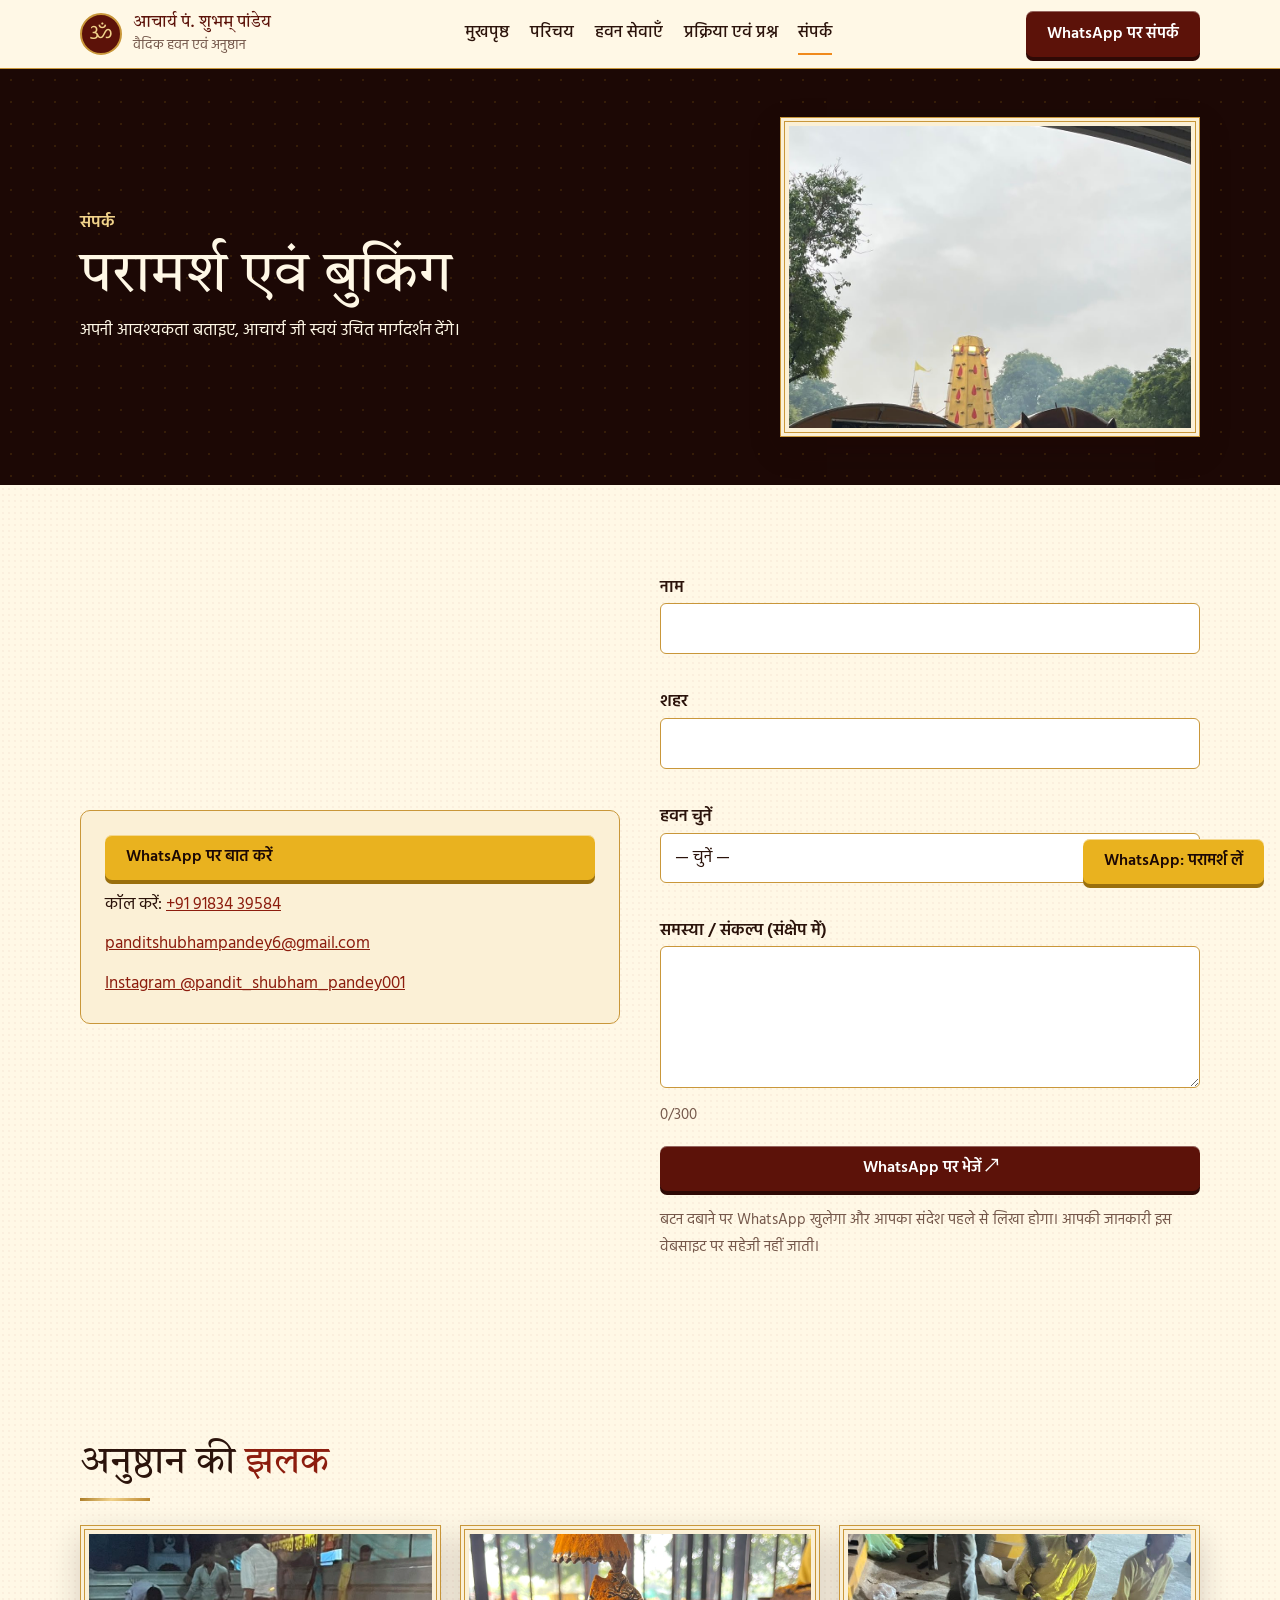
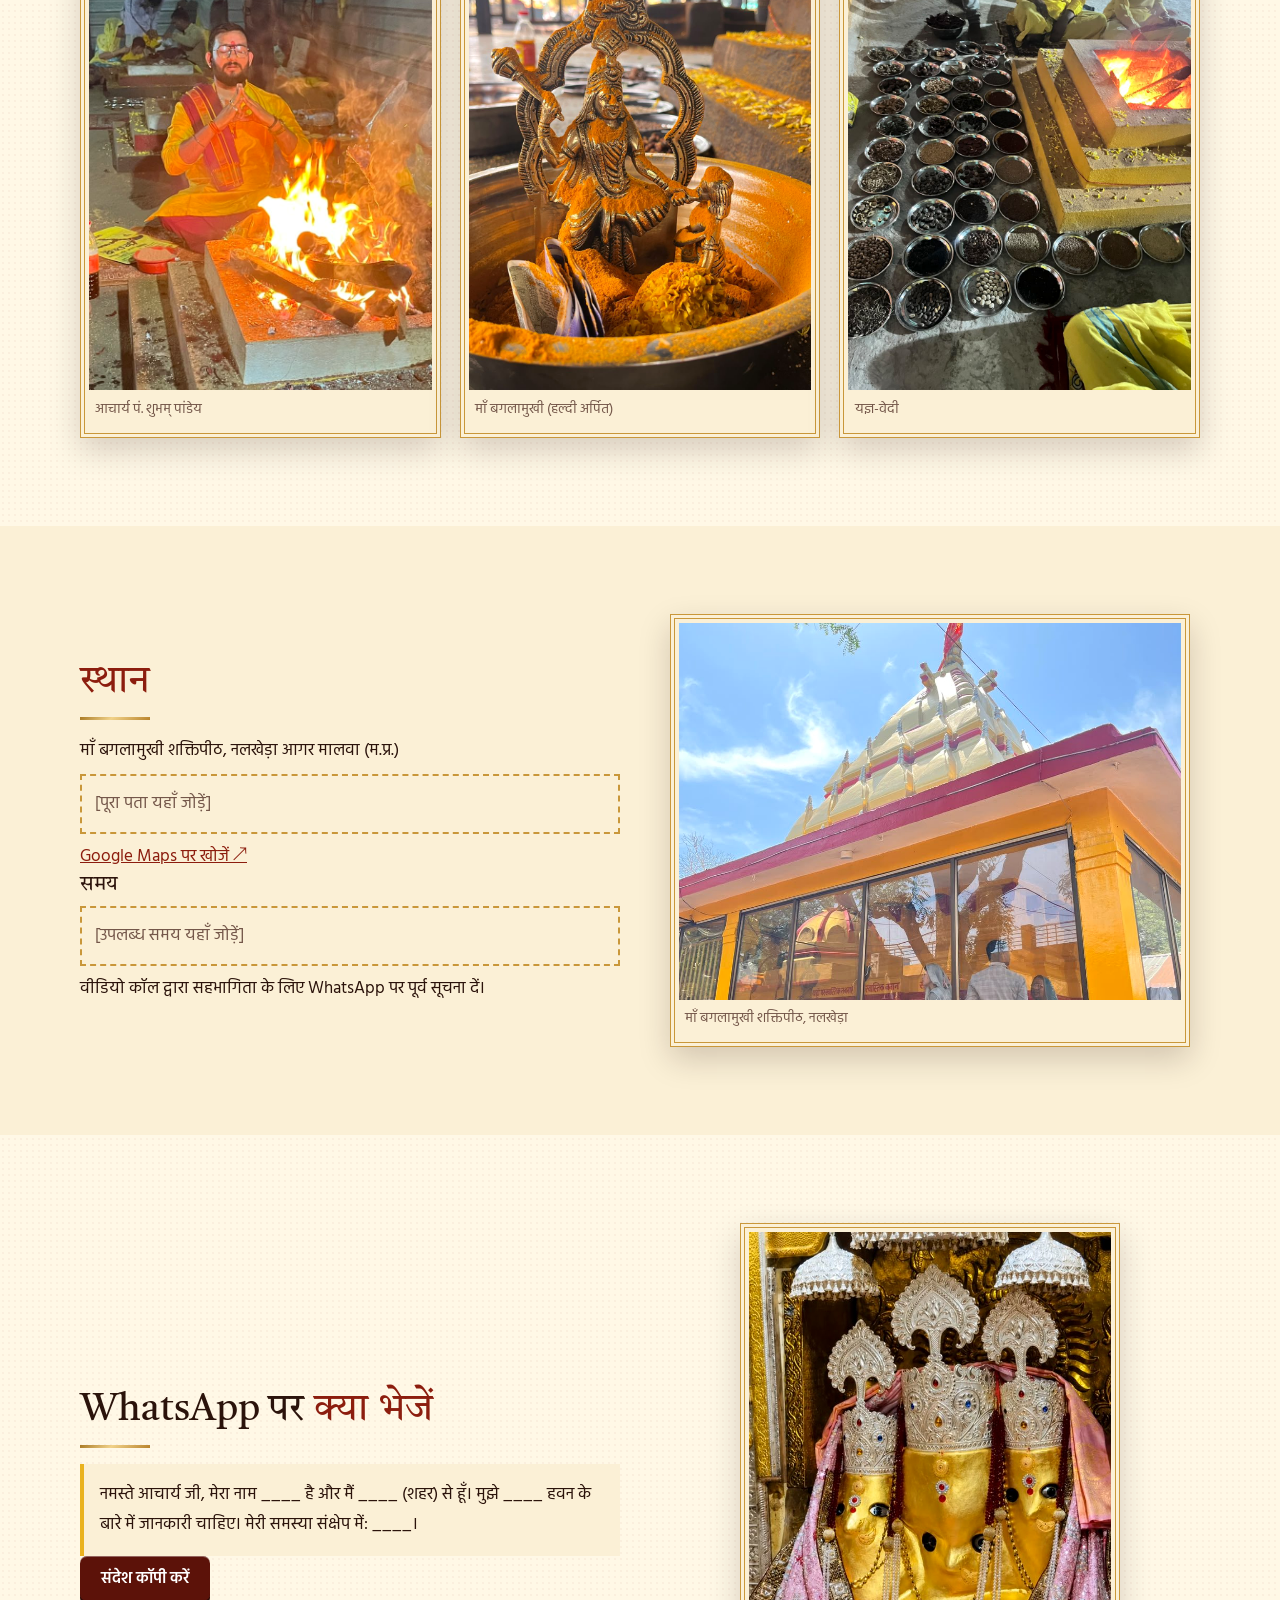
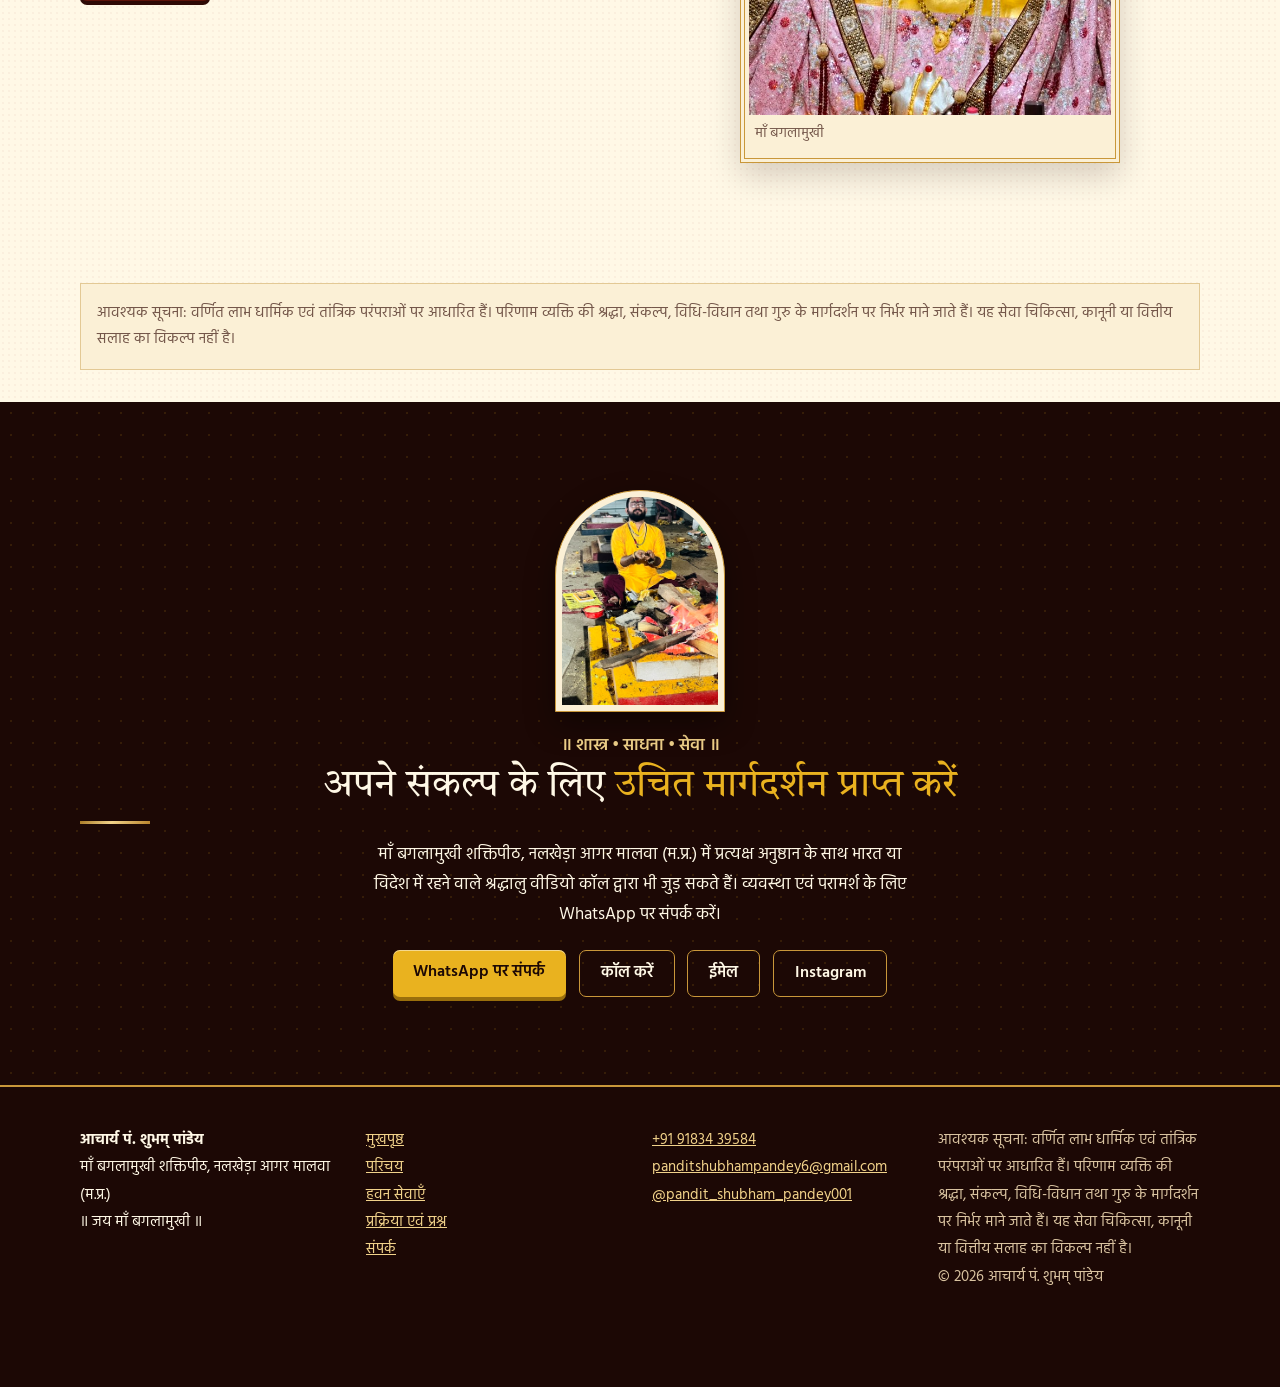
<file: contact.html>
<!DOCTYPE html>
<html lang="hi"><head> <meta name="facebook-domain-verification" content="4q1lytq2mi82zul6ghzm8n5su5tayb" />
    <!-- Google tag (gtag.js) -->
<script async src="https://www.googletagmanager.com/gtag/js?id=AW-18493636397"></script>
<script>
  window.dataLayer = window.dataLayer || [];
  function gtag(){dataLayer.push(arguments);}
  gtag('js', new Date());

  gtag('config', 'AW-18493636397');
</script>
<meta charset="utf-8"><meta name="viewport" content="width=device-width,initial-scale=1,viewport-fit=cover"><meta name="theme-color" content="#5c1209">
<title>संपर्क एवं बुकिंग | माँ बगलामुखी हवन नलखेड़ा</title><meta name="description" content="आचार्य पं. शुभम् पांडेय से WhatsApp, कॉल या ईमेल द्वारा संपर्क करें। नलखेड़ा में हवन एवं अनुष्ठान की बुकिंग और परामर्श।"><link rel="canonical" href="https://maabaglaamukhihawan.in/contact.html">
<link rel="icon" href="/favicon.svg" type="image/svg+xml">
<meta property="og:type" content="website"><meta property="og:title" content="संपर्क एवं बुकिंग | माँ बगलामुखी हवन नलखेड़ा"><meta property="og:description" content="आचार्य पं. शुभम् पांडेय से WhatsApp, कॉल या ईमेल द्वारा संपर्क करें। नलखेड़ा में हवन एवं अनुष्ठान की बुकिंग और परामर्श।"><meta property="og:url" content="https://maabaglaamukhihawan.in/contact.html"><meta property="og:image" content="https://maabaglaamukhihawan.in/main%20header%20photos/Hero%20section%20with%20bio.jpeg"><meta property="og:image:alt" content="आचार्य पं. शुभम् पांडेय"><meta name="twitter:card" content="summary_large_image">
<link rel="preconnect" href="https://fonts.googleapis.com"><link rel="preconnect" href="https://fonts.gstatic.com" crossorigin>
<link href="https://fonts.googleapis.com/css2?family=Hind:wght@400;500;600;700&family=Tiro+Devanagari+Hindi&display=swap" rel="stylesheet">
<link rel="stylesheet" href="styles.css"><script src="script.js" defer></script></head><body>
<a class="skip" href="#main">मुख्य सामग्री पर जाएँ</a>
<header class="hdr"><div class="wrap"><a class="brand" href="index.html"><span class="om" aria-hidden="true">ॐ</span><span><b>आचार्य पं. शुभम् पांडेय</b><small>वैदिक हवन एवं अनुष्ठान</small></span></a>
<button class="menu-toggle" aria-expanded="false" aria-controls="site-nav" aria-label="मेनू">☰</button>
<nav id="site-nav" aria-label="मुख्य"><ul><li><a href="index.html">मुखपृष्ठ</a></li><li><a href="about.html">परिचय</a></li><li><a href="services.html">हवन सेवाएँ</a></li><li><a href="process.html">प्रक्रिया एवं प्रश्न</a></li><li><a href="contact.html" aria-current="page">संपर्क</a></li></ul></nav><a class="btn hide-m wa-link" data-message="नमस्ते आचार्य जी, मैं हवन/अनुष्ठान की बुकिंग के लिए जानकारी चाहता/चाहती हूँ।" href="https://wa.me/919183439584" target="_blank" rel="noopener">WhatsApp पर संपर्क</a></div></header>
<main id="main"><section class="page-head dark"><div class="wrap"><div><p class="kicker">संपर्क</p><h1>परामर्श एवं बुकिंग</h1><p>अपनी आवश्यकता बताइए, आचार्य जी स्वयं उचित मार्गदर्शन देंगे।</p></div><figure class="frame"><img src="extra-photos/mandir-pravesh-dwar.jpeg" alt="माँ बगलामुखी मंदिर नलखेड़ा का प्रवेश द्वार" decoding="async"></figure></div></section>
<section class="sec"><div class="wrap split"><div class="panel tilt"><a class="btn gold wa-link" data-message="नमस्ते आचार्य जी, मैं हवन/अनुष्ठान हेतु परामर्श और बुकिंग करना चाहता/चाहती हूँ।" href="https://wa.me/919183439584" target="_blank" rel="noopener">WhatsApp पर बात करें</a><p>कॉल करें: <a href="tel:+919183439584">+91 91834 39584</a></p><p><a href="mailto:panditshubhampandey6@gmail.com">panditshubhampandey6@gmail.com</a></p><p><a href="https://www.instagram.com/pandit_shubham_pandey001/" target="_blank" rel="noopener">Instagram @pandit_shubham_pandey001</a></p></div>
<form id="booking-form" novalidate><div><label for="name">नाम</label><input id="name" autocomplete="name" required><div class="err" id="e-name" aria-live="polite"></div></div><div><label for="city">शहर</label><input id="city" autocomplete="address-level2" required><div class="err" id="e-city" aria-live="polite"></div></div><div><label for="hawan">हवन चुनें</label><select id="hawan" required><option value="">— चुनें —</option></select><div class="err" id="e-hawan" aria-live="polite"></div></div><div><label for="note">समस्या / संकल्प (संक्षेप में)</label><textarea id="note" maxlength="300" rows="4"></textarea><span class="note" id="cnt">0/300</span></div><button class="btn" type="submit">WhatsApp पर भेजें ↗</button><p class="note">बटन दबाने पर WhatsApp खुलेगा और आपका संदेश पहले से लिखा होगा। आपकी जानकारी इस वेबसाइट पर सहेजी नहीं जाती।</p></form></div></section>
<section class="sec"><div class="wrap"><h2>अनुष्ठान की <em>झलक</em></h2><div class="pstrip"><figure class="frame pt tilt reveal"><img src="extra-photos/acharya-hawan-dhyan.jpeg" alt="आचार्य पं. शुभम् पांडेय हवन कुंड के सामने ध्यानमग्न" loading="lazy" decoding="async"><figcaption>आचार्य पं. शुभम् पांडेय</figcaption></figure><figure class="frame pt tilt reveal"><img src="extra-photos/baglamukhi-murti-haldi.jpeg" alt="हल्दी से सुशोभित माँ बगलामुखी की धातु प्रतिमा" loading="lazy" decoding="async"><figcaption>माँ बगलामुखी (हल्दी अर्पित)</figcaption></figure><figure class="frame pt tilt reveal"><img src="extra-photos/hawan-vedi-yellow.jpeg" alt="पीले रंग की यज्ञ-वेदी में हवन" loading="lazy" decoding="async"><figcaption>यज्ञ-वेदी</figcaption></figure></div></div></section>
<section class="sec" style="background:var(--paper)"><div class="wrap split"><div><h2><em>स्थान</em></h2><p>माँ बगलामुखी शक्तिपीठ, नलखेड़ा आगर मालवा (म.प्र.)</p><p class="ph-box">[पूरा पता यहाँ जोड़ें]</p><p><a href="https://www.google.com/maps/search/?api=1&query=Maa+Baglamukhi+Temple+Nalkheda" target="_blank" rel="noopener">Google Maps पर खोजें ↗</a></p><h3>समय</h3><p class="ph-box">[उपलब्ध समय यहाँ जोड़ें]</p><p>वीडियो कॉल द्वारा सहभागिता के लिए WhatsApp पर पूर्व सूचना दें।</p></div><figure class="frame tilt reveal"><img src="main%20header%20photos/WhatsApp%20Image%202026-08-17%20at%2023.06.39.jpeg" alt="माँ बगलामुखी शक्तिपीठ, नलखेड़ा" loading="lazy" decoding="async"><figcaption>माँ बगलामुखी शक्तिपीठ, नलखेड़ा</figcaption></figure></div></section>
<section class="sec"><div class="wrap split"><div><h2>WhatsApp पर <em>क्या भेजें</em></h2><blockquote class="msg" id="sample">नमस्ते आचार्य जी, मेरा नाम ____ है और मैं ____ (शहर) से हूँ। मुझे ____ हवन के बारे में जानकारी चाहिए। मेरी समस्या संक्षेप में: ____।</blockquote><p><button class="btn" id="copy-btn" type="button">संदेश कॉपी करें</button></p></div><figure class="frame pt tilt reveal"><img src="extra-photos/maa-baglamukhi-pratima.jpeg" alt="श्रृंगारित माँ बगलामुखी की प्रतिमा" loading="lazy" decoding="async"><figcaption>माँ बगलामुखी</figcaption></figure></div></section>
<div class="wrap" style="padding-block:2rem"><p class="disc">आवश्यक सूचना: वर्णित लाभ धार्मिक एवं तांत्रिक परंपराओं पर आधारित हैं। परिणाम व्यक्ति की श्रद्धा, संकल्प, विधि-विधान तथा गुरु के मार्गदर्शन पर निर्भर माने जाते हैं। यह सेवा चिकित्सा, कानूनी या वित्तीय सलाह का विकल्प नहीं है।</p></div><section class="sec dark cta"><div class="wrap reveal"><div class="arch sm"><img src="extra-photos/acharya-hawan-kund.jpeg" alt="आचार्य जी हवन कुंड के सामने" loading="lazy" decoding="async"></div><p class="kicker">॥ शास्त्र • साधना • सेवा ॥</p><h2 style="text-align:center">अपने संकल्प के लिए <em>उचित मार्गदर्शन प्राप्त करें</em></h2><p>माँ बगलामुखी शक्तिपीठ, नलखेड़ा आगर मालवा (म.प्र.) में प्रत्यक्ष अनुष्ठान के साथ भारत या विदेश में रहने वाले श्रद्धालु वीडियो कॉल द्वारा भी जुड़ सकते हैं। व्यवस्था एवं परामर्श के लिए WhatsApp पर संपर्क करें।</p><div class="row"><a class="btn gold wa-link" data-message="नमस्ते आचार्य जी, मैं हवन/अनुष्ठान हेतु परामर्श और बुकिंग करना चाहता/चाहती हूँ।" href="https://wa.me/919183439584" target="_blank" rel="noopener">WhatsApp पर संपर्क</a><a class="btn ghost" href="tel:+919183439584">कॉल करें</a><a class="btn ghost" href="mailto:panditshubhampandey6@gmail.com">ईमेल</a><a class="btn ghost" href="https://www.instagram.com/pandit_shubham_pandey001/" target="_blank" rel="noopener">Instagram</a></div></div></section></main>
<footer><div class="wrap"><div><b>आचार्य पं. शुभम् पांडेय</b><p>माँ बगलामुखी शक्तिपीठ, नलखेड़ा आगर मालवा (म.प्र.)</p><p>॥ जय माँ बगलामुखी ॥</p></div><ul><li><a href="index.html">मुखपृष्ठ</a></li><li><a href="about.html">परिचय</a></li><li><a href="services.html">हवन सेवाएँ</a></li><li><a href="process.html">प्रक्रिया एवं प्रश्न</a></li><li><a href="contact.html">संपर्क</a></li></ul><div><p><a href="tel:+919183439584">+91 91834 39584</a><br><a href="mailto:panditshubhampandey6@gmail.com">panditshubhampandey6@gmail.com</a><br><a href="https://www.instagram.com/pandit_shubham_pandey001/" target="_blank" rel="noopener">@pandit_shubham_pandey001</a></p></div><p class="note" style="color:#d9c3a0">आवश्यक सूचना: वर्णित लाभ धार्मिक एवं तांत्रिक परंपराओं पर आधारित हैं। परिणाम व्यक्ति की श्रद्धा, संकल्प, विधि-विधान तथा गुरु के मार्गदर्शन पर निर्भर माने जाते हैं। यह सेवा चिकित्सा, कानूनी या वित्तीय सलाह का विकल्प नहीं है।<br>© <span data-year>2026</span> आचार्य पं. शुभम् पांडेय</p></div></footer>
<div class="float"><a class="btn gold wa-link" data-message="नमस्ते आचार्य जी, मैं हवन/अनुष्ठान हेतु परामर्श और बुकिंग करना चाहता/चाहती हूँ।" href="https://wa.me/919183439584" target="_blank" rel="noopener">WhatsApp: परामर्श लें</a></div>
<div class="bar"><a class="btn gold" href="tel:+919183439584">कॉल करें</a><a class="btn gold wa-link" data-message="नमस्ते आचार्य जी, मैं हवन/अनुष्ठान हेतु परामर्श और बुकिंग करना चाहता/चाहती हूँ।" href="https://wa.me/919183439584" target="_blank" rel="noopener">WhatsApp</a></div>
<button class="top" aria-label="ऊपर जाएँ">↑</button></body></html>
</file>
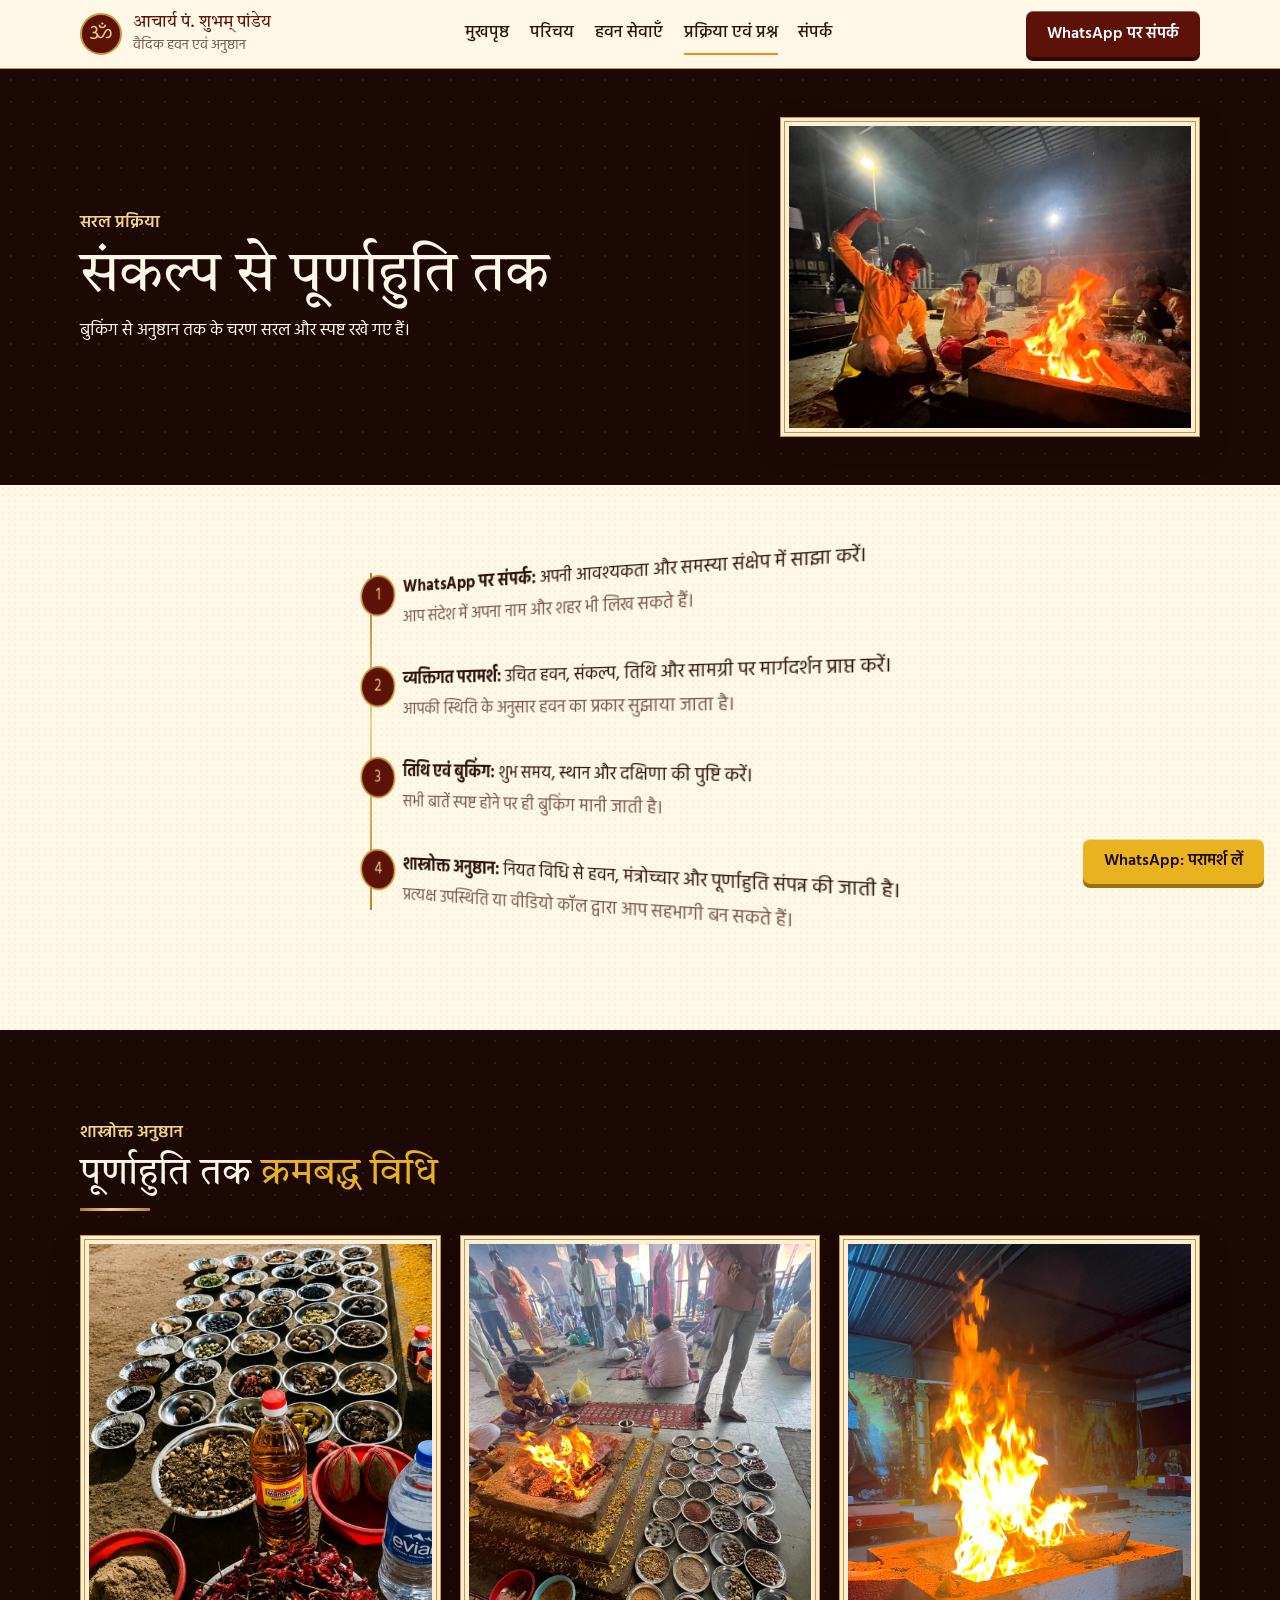
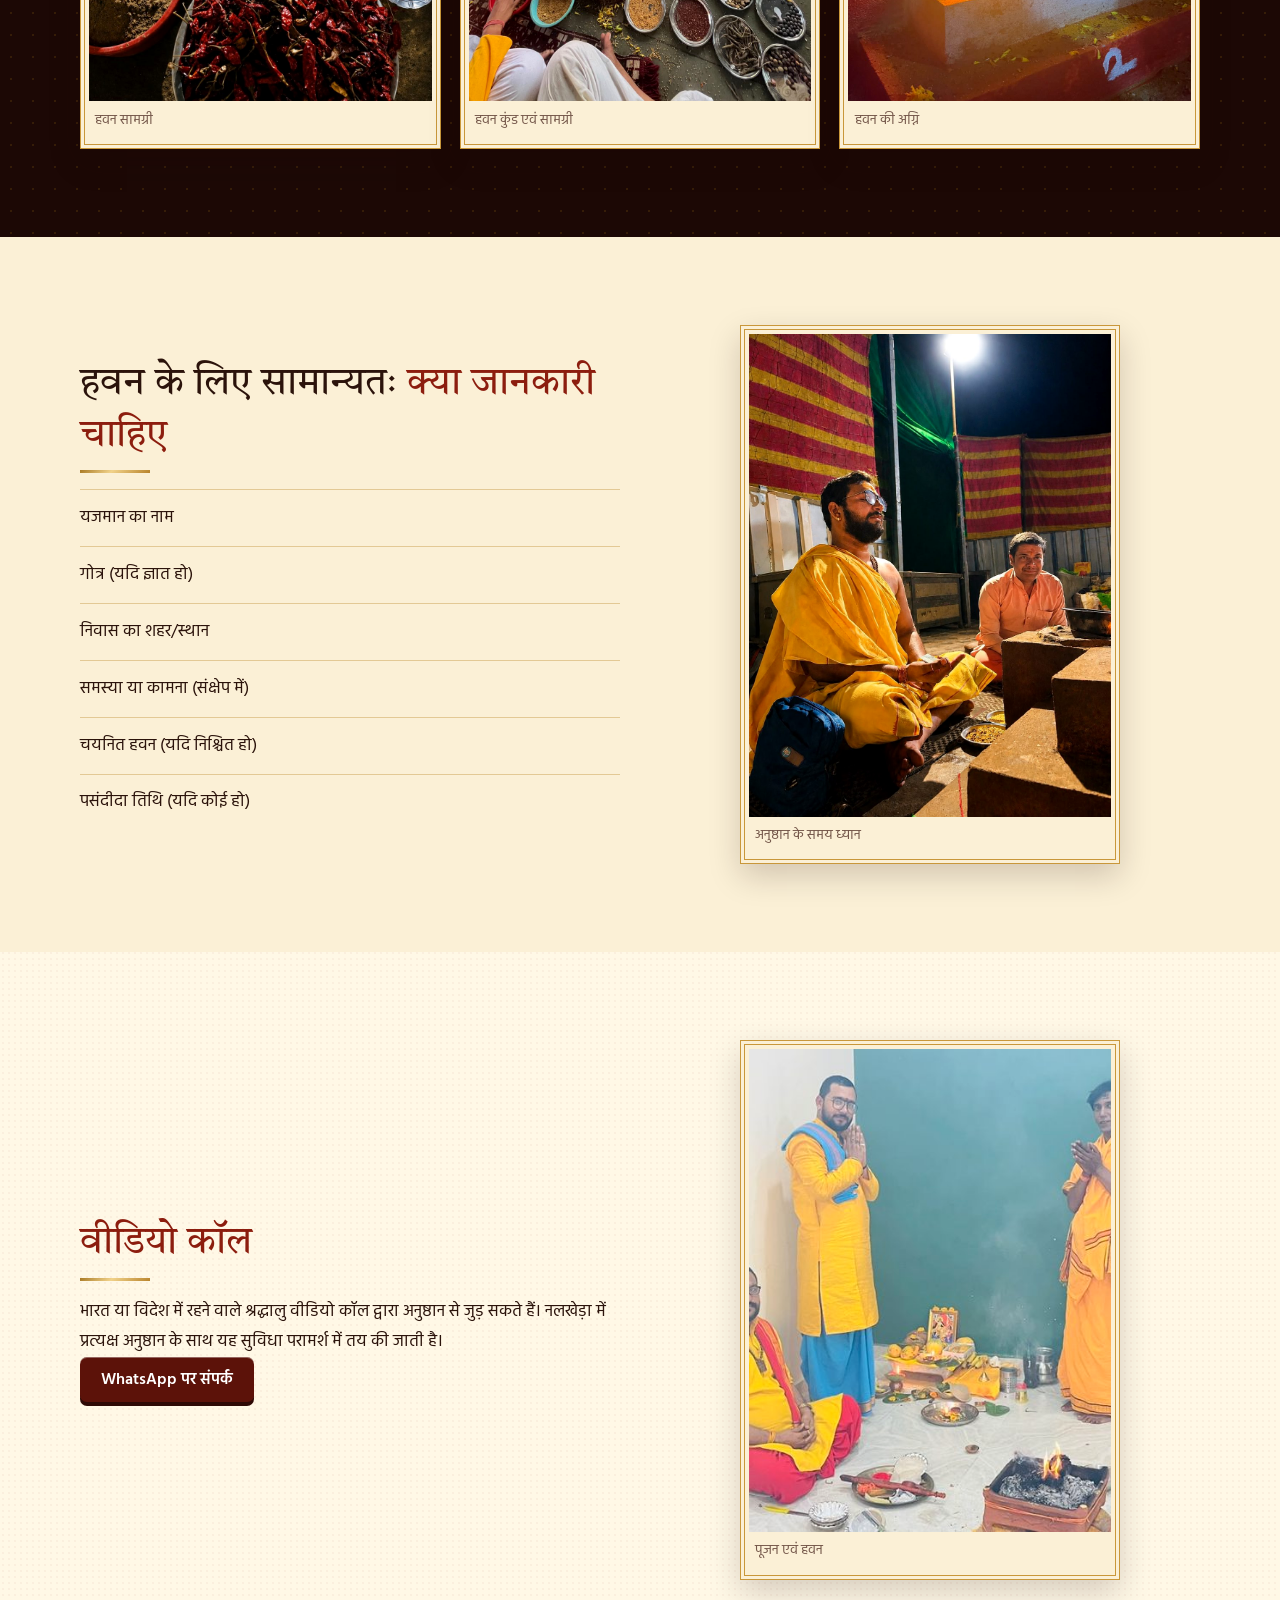
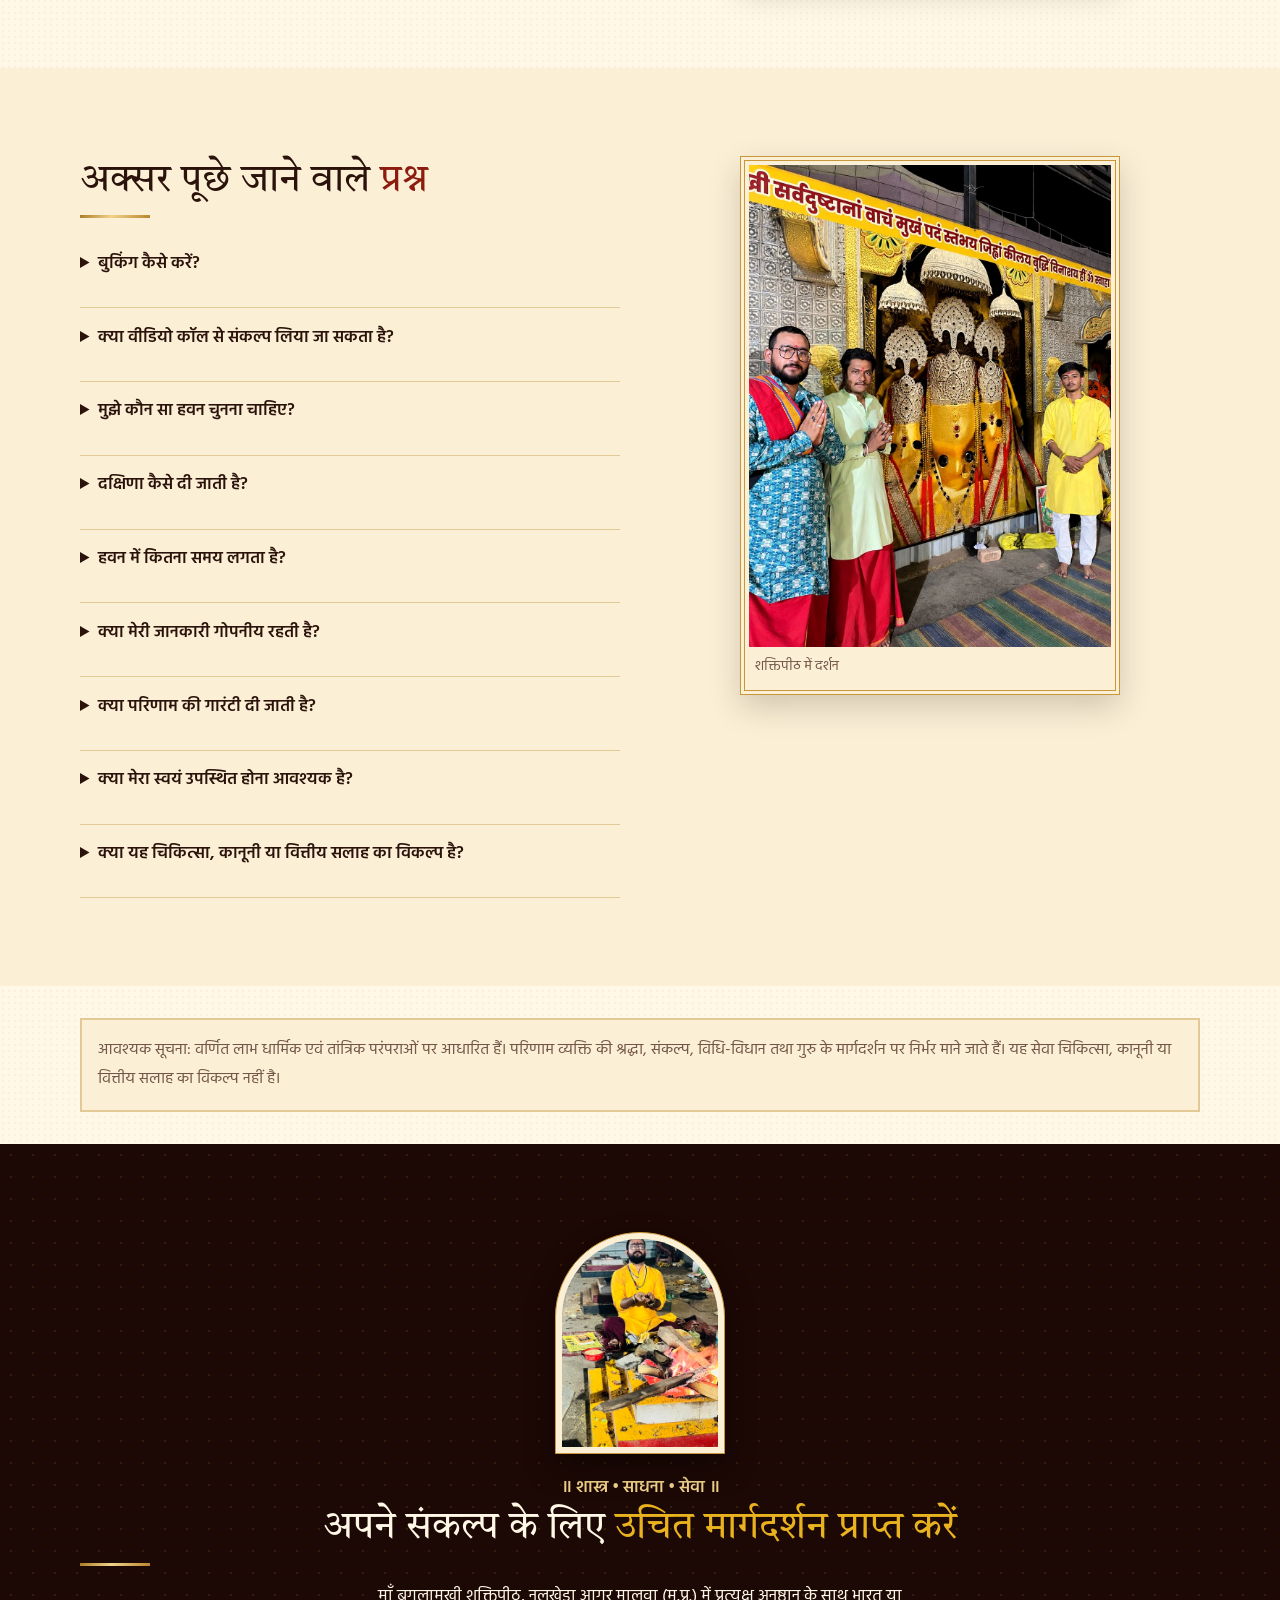
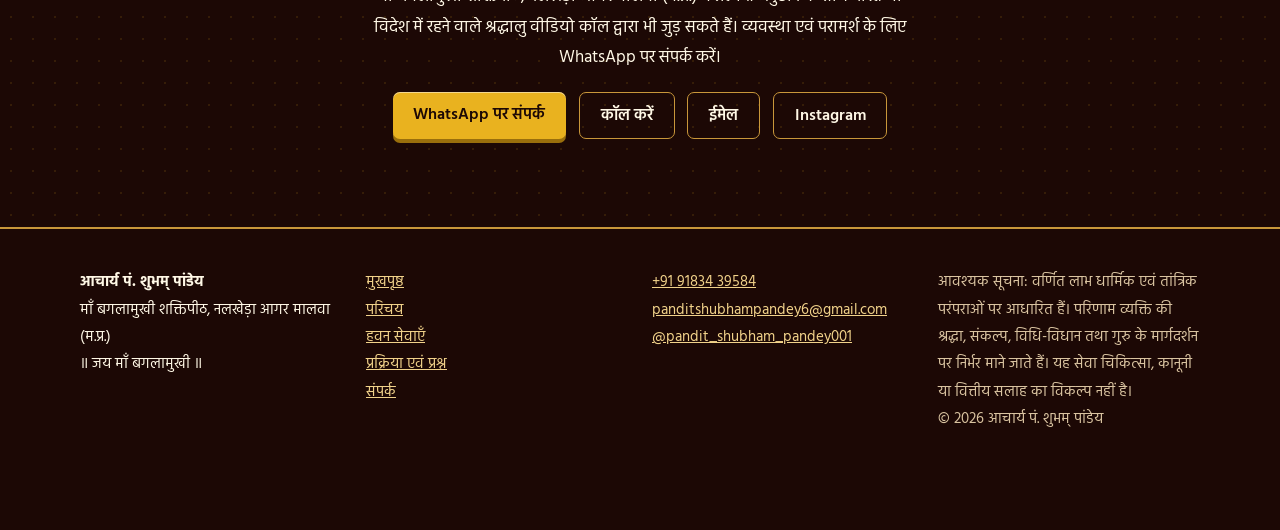
<file: process.html>
<!DOCTYPE html>
<html lang="hi"><head> <meta name="facebook-domain-verification" content="4q1lytq2mi82zul6ghzm8n5su5tayb" />
    <!-- Google tag (gtag.js) -->
<script async src="https://www.googletagmanager.com/gtag/js?id=AW-18493636397"></script>
<script>
  window.dataLayer = window.dataLayer || [];
  function gtag(){dataLayer.push(arguments);}
  gtag('js', new Date());

  gtag('config', 'AW-18493636397');
</script>
<meta charset="utf-8"><meta name="viewport" content="width=device-width,initial-scale=1,viewport-fit=cover"><meta name="theme-color" content="#5c1209">
<title>हवन प्रक्रिया एवं अक्सर पूछे जाने वाले प्रश्न | माँ बगलामुखी हवन नलखेड़ा</title><meta name="description" content="हवन बुकिंग से पूर्णाहुति तक की प्रक्रिया, आवश्यक जानकारी, वीडियो कॉल से सहभागिता और अक्सर पूछे जाने वाले प्रश्न।"><link rel="canonical" href="https://maabaglaamukhihawan.in/process.html">
<link rel="icon" href="/favicon.svg" type="image/svg+xml">
<meta property="og:type" content="website"><meta property="og:title" content="हवन प्रक्रिया एवं अक्सर पूछे जाने वाले प्रश्न | माँ बगलामुखी हवन नलखेड़ा"><meta property="og:description" content="हवन बुकिंग से पूर्णाहुति तक की प्रक्रिया, आवश्यक जानकारी, वीडियो कॉल से सहभागिता और अक्सर पूछे जाने वाले प्रश्न।"><meta property="og:url" content="https://maabaglaamukhihawan.in/process.html"><meta property="og:image" content="https://maabaglaamukhihawan.in/main%20header%20photos/Hero%20section%20with%20bio.jpeg"><meta property="og:image:alt" content="आचार्य पं. शुभम् पांडेय"><meta name="twitter:card" content="summary_large_image">
<link rel="preconnect" href="https://fonts.googleapis.com"><link rel="preconnect" href="https://fonts.gstatic.com" crossorigin>
<link href="https://fonts.googleapis.com/css2?family=Hind:wght@400;500;600;700&family=Tiro+Devanagari+Hindi&display=swap" rel="stylesheet">
<link rel="stylesheet" href="styles.css"><script src="script.js" defer></script><script type="application/ld+json">{"@context":"https://schema.org","@type":"FAQPage","mainEntity":[{"@type":"Question","name":"बुकिंग कैसे करें?","acceptedAnswer":{"@type":"Answer","text":"WhatsApp पर संपर्क करके अपनी आवश्यकता बताएँ। परामर्श के बाद तिथि और दक्षिणा की पुष्टि की जाती है।"}},{"@type":"Question","name":"क्या वीडियो कॉल से संकल्प लिया जा सकता है?","acceptedAnswer":{"@type":"Answer","text":"जी हाँ, भारत या विदेश से श्रद्धालु वीडियो कॉल द्वारा जुड़ सकते हैं। व्यवस्था WhatsApp पर परामर्श के समय बताई जाती है।"}},{"@type":"Question","name":"मुझे कौन सा हवन चुनना चाहिए?","acceptedAnswer":{"@type":"Answer","text":"अपनी समस्या या कामना संक्षेप में बताइए। परामर्श में उचित हवन के बारे में मार्गदर्शन दिया जाता है।"}},{"@type":"Question","name":"दक्षिणा कैसे दी जाती है?","acceptedAnswer":{"@type":"Answer","text":"भुगतान का विवरण बुकिंग की पुष्टि के समय WhatsApp पर साझा किया जाता है। कृपया केवल आचार्य जी के आधिकारिक नंबर पर पुष्टि के बाद ही भुगतान करें।"}},{"@type":"Question","name":"हवन में कितना समय लगता है?","acceptedAnswer":{"@type":"Answer","text":"समय हवन के प्रकार पर निर्भर करता है और परामर्श के समय बताया जाता है।"}},{"@type":"Question","name":"क्या मेरी जानकारी गोपनीय रहती है?","acceptedAnswer":{"@type":"Answer","text":"जी हाँ, प्रत्येक अनुष्ठान पूर्ण श्रद्धा और गोपनीयता के साथ संपन्न कराया जाता है।"}},{"@type":"Question","name":"क्या परिणाम की गारंटी दी जाती है?","acceptedAnswer":{"@type":"Answer","text":"नहीं। यह सेवा श्रद्धा और परंपरा पर आधारित है। परिणाम व्यक्ति की श्रद्धा, संकल्प और परिस्थितियों पर निर्भर माने जाते हैं।"}},{"@type":"Question","name":"क्या मेरा स्वयं उपस्थित होना आवश्यक है?","acceptedAnswer":{"@type":"Answer","text":"आप नलखेड़ा में प्रत्यक्ष या वीडियो कॉल द्वारा जुड़ सकते हैं। इसकी व्यवस्था परामर्श में तय होती है।"}},{"@type":"Question","name":"क्या यह चिकित्सा, कानूनी या वित्तीय सलाह का विकल्प है?","acceptedAnswer":{"@type":"Answer","text":"नहीं। ऐसे विषयों में योग्य विशेषज्ञ की सलाह अवश्य लें।"}}]}</script></head><body>
<a class="skip" href="#main">मुख्य सामग्री पर जाएँ</a>
<header class="hdr"><div class="wrap"><a class="brand" href="index.html"><span class="om" aria-hidden="true">ॐ</span><span><b>आचार्य पं. शुभम् पांडेय</b><small>वैदिक हवन एवं अनुष्ठान</small></span></a>
<button class="menu-toggle" aria-expanded="false" aria-controls="site-nav" aria-label="मेनू">☰</button>
<nav id="site-nav" aria-label="मुख्य"><ul><li><a href="index.html">मुखपृष्ठ</a></li><li><a href="about.html">परिचय</a></li><li><a href="services.html">हवन सेवाएँ</a></li><li><a href="process.html" aria-current="page">प्रक्रिया एवं प्रश्न</a></li><li><a href="contact.html">संपर्क</a></li></ul></nav><a class="btn hide-m wa-link" data-message="नमस्ते आचार्य जी, मैं हवन/अनुष्ठान की बुकिंग के लिए जानकारी चाहता/चाहती हूँ।" href="https://wa.me/919183439584" target="_blank" rel="noopener">WhatsApp पर संपर्क</a></div></header>
<main id="main"><section class="page-head dark"><div class="wrap"><div><p class="kicker">सरल प्रक्रिया</p><h1>संकल्प से पूर्णाहुति तक</h1><p>बुकिंग से अनुष्ठान तक के चरण सरल और स्पष्ट रखे गए हैं।</p></div><figure class="frame"><img src="extra-photos/hawan-ratri-agni.jpeg" alt="रात्रि में हवन कुंड की अग्नि" decoding="async"></figure></div></section>
<section class="sec"><div class="wrap lead"><ol class="tl"><li class="reveal"><b>WhatsApp पर संपर्क:</b> अपनी आवश्यकता और समस्या संक्षेप में साझा करें।<i>आप संदेश में अपना नाम और शहर भी लिख सकते हैं।</i></li><li class="reveal"><b>व्यक्तिगत परामर्श:</b> उचित हवन, संकल्प, तिथि और सामग्री पर मार्गदर्शन प्राप्त करें।<i>आपकी स्थिति के अनुसार हवन का प्रकार सुझाया जाता है।</i></li><li class="reveal"><b>तिथि एवं बुकिंग:</b> शुभ समय, स्थान और दक्षिणा की पुष्टि करें।<i>सभी बातें स्पष्ट होने पर ही बुकिंग मानी जाती है।</i></li><li class="reveal"><b>शास्त्रोक्त अनुष्ठान:</b> नियत विधि से हवन, मंत्रोच्चार और पूर्णाहुति संपन्न की जाती है।<i>प्रत्यक्ष उपस्थिति या वीडियो कॉल द्वारा आप सहभागी बन सकते हैं।</i></li></ol></div></section>
<section class="sec dark"><div class="wrap"><p class="kicker">शास्त्रोक्त अनुष्ठान</p><h2>पूर्णाहुति तक <em>क्रमबद्ध विधि</em></h2><div class="pstrip"><figure class="frame pt tilt reveal"><img src="extra-photos/samagri-bowls-day.jpeg" alt="कटोरियों में सजाई गई हवन सामग्री" loading="lazy" decoding="async"><figcaption>हवन सामग्री</figcaption></figure><figure class="frame pt tilt reveal"><img src="extra-photos/hawan-kund-samagri.jpeg" alt="हवन कुंड और सजी हुई हवन सामग्री" loading="lazy" decoding="async"><figcaption>हवन कुंड एवं सामग्री</figcaption></figure><figure class="frame pt tilt reveal"><img src="extra-photos/hawan-agni.jpeg" alt="हवन कुंड में प्रज्वलित अग्नि" loading="lazy" decoding="async"><figcaption>हवन की अग्नि</figcaption></figure></div></div></section>
<section class="sec" style="background:var(--paper)"><div class="wrap split"><div><h2>हवन के लिए सामान्यतः <em>क्या जानकारी चाहिए</em></h2><ul class="ruled"><li>यजमान का नाम</li><li>गोत्र (यदि ज्ञात हो)</li><li>निवास का शहर/स्थान</li><li>समस्या या कामना (संक्षेप में)</li><li>चयनित हवन (यदि निश्चित हो)</li><li>पसंदीदा तिथि (यदि कोई हो)</li></ul></div><figure class="frame pt tilt reveal"><img src="extra-photos/acharya-ratri-dhyan.jpeg" alt="रात्रि के समय ध्यानमग्न आचार्य जी" loading="lazy" decoding="async"><figcaption>अनुष्ठान के समय ध्यान</figcaption></figure></div></section>
<section class="sec"><div class="wrap split"><div><h2><em>वीडियो कॉल</em></h2><p>भारत या विदेश में रहने वाले श्रद्धालु वीडियो कॉल द्वारा अनुष्ठान से जुड़ सकते हैं। नलखेड़ा में प्रत्यक्ष अनुष्ठान के साथ यह सुविधा परामर्श में तय की जाती है।</p><a class="btn wa-link" data-message="नमस्ते आचार्य जी, मैं वीडियो कॉल द्वारा अनुष्ठान से जुड़ने के बारे में जानकारी चाहता/चाहती हूँ।" href="https://wa.me/919183439584" target="_blank" rel="noopener">WhatsApp पर संपर्क</a></div><figure class="frame pt tilt reveal"><img src="extra-photos/teen-acharya-pooja.jpeg" alt="घर पर पूजन एवं हवन के समय आचार्य जी एवं ब्राह्मण" loading="lazy" decoding="async"><figcaption>पूजन एवं हवन</figcaption></figure></div></section>
<section class="sec" style="background:var(--paper)"><div class="wrap split" style="align-items:start"><div><h2>अक्सर पूछे जाने वाले <em>प्रश्न</em></h2><details><summary>बुकिंग कैसे करें?</summary><p>WhatsApp पर संपर्क करके अपनी आवश्यकता बताएँ। परामर्श के बाद तिथि और दक्षिणा की पुष्टि की जाती है।</p></details><details><summary>क्या वीडियो कॉल से संकल्प लिया जा सकता है?</summary><p>जी हाँ, भारत या विदेश से श्रद्धालु वीडियो कॉल द्वारा जुड़ सकते हैं। व्यवस्था WhatsApp पर परामर्श के समय बताई जाती है।</p></details><details><summary>मुझे कौन सा हवन चुनना चाहिए?</summary><p>अपनी समस्या या कामना संक्षेप में बताइए। परामर्श में उचित हवन के बारे में मार्गदर्शन दिया जाता है।</p></details><details><summary>दक्षिणा कैसे दी जाती है?</summary><p>भुगतान का विवरण बुकिंग की पुष्टि के समय WhatsApp पर साझा किया जाता है। कृपया केवल आचार्य जी के आधिकारिक नंबर पर पुष्टि के बाद ही भुगतान करें।</p></details><details><summary>हवन में कितना समय लगता है?</summary><p>समय हवन के प्रकार पर निर्भर करता है और परामर्श के समय बताया जाता है।</p></details><details><summary>क्या मेरी जानकारी गोपनीय रहती है?</summary><p>जी हाँ, प्रत्येक अनुष्ठान पूर्ण श्रद्धा और गोपनीयता के साथ संपन्न कराया जाता है।</p></details><details><summary>क्या परिणाम की गारंटी दी जाती है?</summary><p>नहीं। यह सेवा श्रद्धा और परंपरा पर आधारित है। परिणाम व्यक्ति की श्रद्धा, संकल्प और परिस्थितियों पर निर्भर माने जाते हैं।</p></details><details><summary>क्या मेरा स्वयं उपस्थित होना आवश्यक है?</summary><p>आप नलखेड़ा में प्रत्यक्ष या वीडियो कॉल द्वारा जुड़ सकते हैं। इसकी व्यवस्था परामर्श में तय होती है।</p></details><details><summary>क्या यह चिकित्सा, कानूनी या वित्तीय सलाह का विकल्प है?</summary><p>नहीं। ऐसे विषयों में योग्य विशेषज्ञ की सलाह अवश्य लें।</p></details></div><figure class="frame pt tilt reveal"><img src="extra-photos/acharya-shishya-banner.jpeg" alt="शक्तिपीठ में माँ बगलामुखी के चित्र के सामने दर्शन" loading="lazy" decoding="async"><figcaption>शक्तिपीठ में दर्शन</figcaption></figure></div></section>
<div class="wrap" style="padding-block:2rem"><p class="disc" style="border-width:2px;font-size:1rem">आवश्यक सूचना: वर्णित लाभ धार्मिक एवं तांत्रिक परंपराओं पर आधारित हैं। परिणाम व्यक्ति की श्रद्धा, संकल्प, विधि-विधान तथा गुरु के मार्गदर्शन पर निर्भर माने जाते हैं। यह सेवा चिकित्सा, कानूनी या वित्तीय सलाह का विकल्प नहीं है।</p></div><section class="sec dark cta"><div class="wrap reveal"><div class="arch sm"><img src="extra-photos/acharya-hawan-kund.jpeg" alt="आचार्य जी हवन कुंड के सामने" loading="lazy" decoding="async"></div><p class="kicker">॥ शास्त्र • साधना • सेवा ॥</p><h2 style="text-align:center">अपने संकल्प के लिए <em>उचित मार्गदर्शन प्राप्त करें</em></h2><p>माँ बगलामुखी शक्तिपीठ, नलखेड़ा आगर मालवा (म.प्र.) में प्रत्यक्ष अनुष्ठान के साथ भारत या विदेश में रहने वाले श्रद्धालु वीडियो कॉल द्वारा भी जुड़ सकते हैं। व्यवस्था एवं परामर्श के लिए WhatsApp पर संपर्क करें।</p><div class="row"><a class="btn gold wa-link" data-message="नमस्ते आचार्य जी, मैं हवन/अनुष्ठान हेतु परामर्श और बुकिंग करना चाहता/चाहती हूँ।" href="https://wa.me/919183439584" target="_blank" rel="noopener">WhatsApp पर संपर्क</a><a class="btn ghost" href="tel:+919183439584">कॉल करें</a><a class="btn ghost" href="mailto:panditshubhampandey6@gmail.com">ईमेल</a><a class="btn ghost" href="https://www.instagram.com/pandit_shubham_pandey001/" target="_blank" rel="noopener">Instagram</a></div></div></section></main>
<footer><div class="wrap"><div><b>आचार्य पं. शुभम् पांडेय</b><p>माँ बगलामुखी शक्तिपीठ, नलखेड़ा आगर मालवा (म.प्र.)</p><p>॥ जय माँ बगलामुखी ॥</p></div><ul><li><a href="index.html">मुखपृष्ठ</a></li><li><a href="about.html">परिचय</a></li><li><a href="services.html">हवन सेवाएँ</a></li><li><a href="process.html">प्रक्रिया एवं प्रश्न</a></li><li><a href="contact.html">संपर्क</a></li></ul><div><p><a href="tel:+919183439584">+91 91834 39584</a><br><a href="mailto:panditshubhampandey6@gmail.com">panditshubhampandey6@gmail.com</a><br><a href="https://www.instagram.com/pandit_shubham_pandey001/" target="_blank" rel="noopener">@pandit_shubham_pandey001</a></p></div><p class="note" style="color:#d9c3a0">आवश्यक सूचना: वर्णित लाभ धार्मिक एवं तांत्रिक परंपराओं पर आधारित हैं। परिणाम व्यक्ति की श्रद्धा, संकल्प, विधि-विधान तथा गुरु के मार्गदर्शन पर निर्भर माने जाते हैं। यह सेवा चिकित्सा, कानूनी या वित्तीय सलाह का विकल्प नहीं है।<br>© <span data-year>2026</span> आचार्य पं. शुभम् पांडेय</p></div></footer>
<div class="float"><a class="btn gold wa-link" data-message="नमस्ते आचार्य जी, मैं हवन/अनुष्ठान हेतु परामर्श और बुकिंग करना चाहता/चाहती हूँ।" href="https://wa.me/919183439584" target="_blank" rel="noopener">WhatsApp: परामर्श लें</a></div>
<div class="bar"><a class="btn gold" href="tel:+919183439584">कॉल करें</a><a class="btn gold wa-link" data-message="नमस्ते आचार्य जी, मैं हवन/अनुष्ठान हेतु परामर्श और बुकिंग करना चाहता/चाहती हूँ।" href="https://wa.me/919183439584" target="_blank" rel="noopener">WhatsApp</a></div>
<button class="top" aria-label="ऊपर जाएँ">↑</button></body></html>
</file>
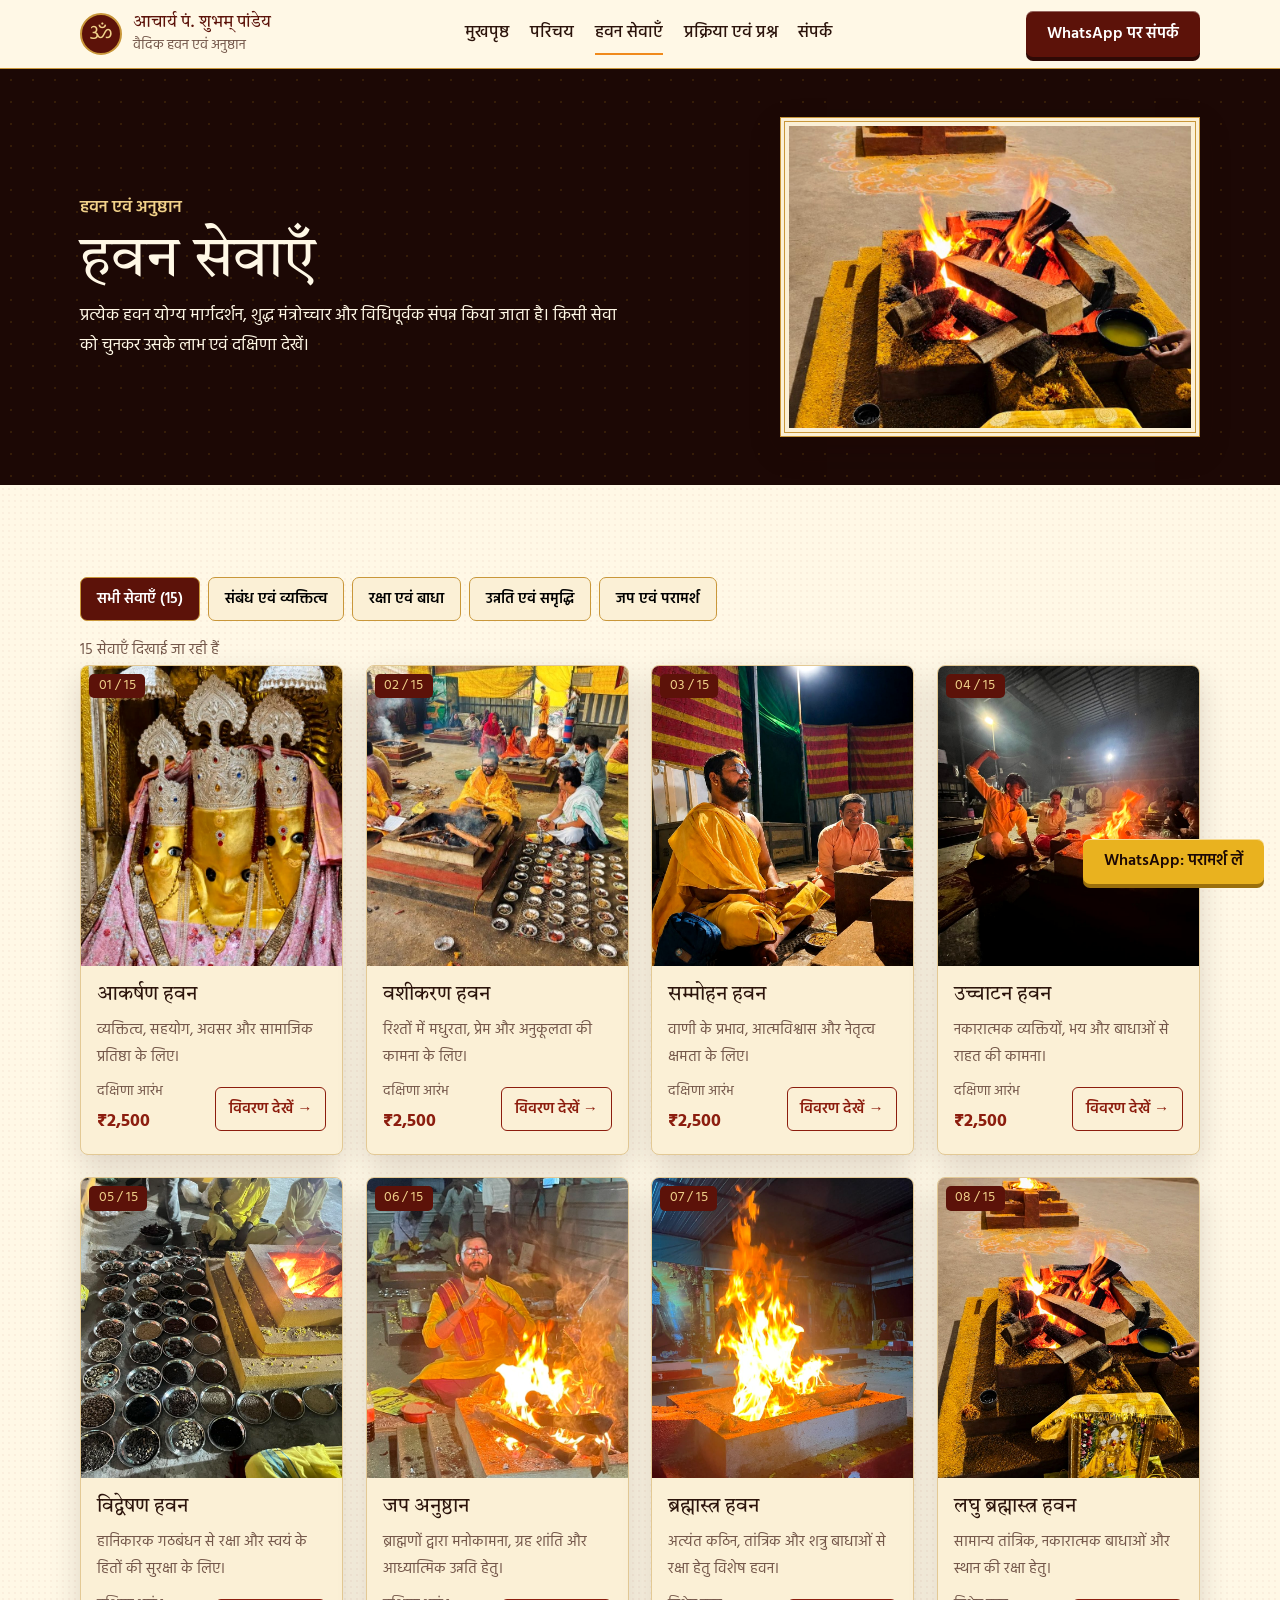
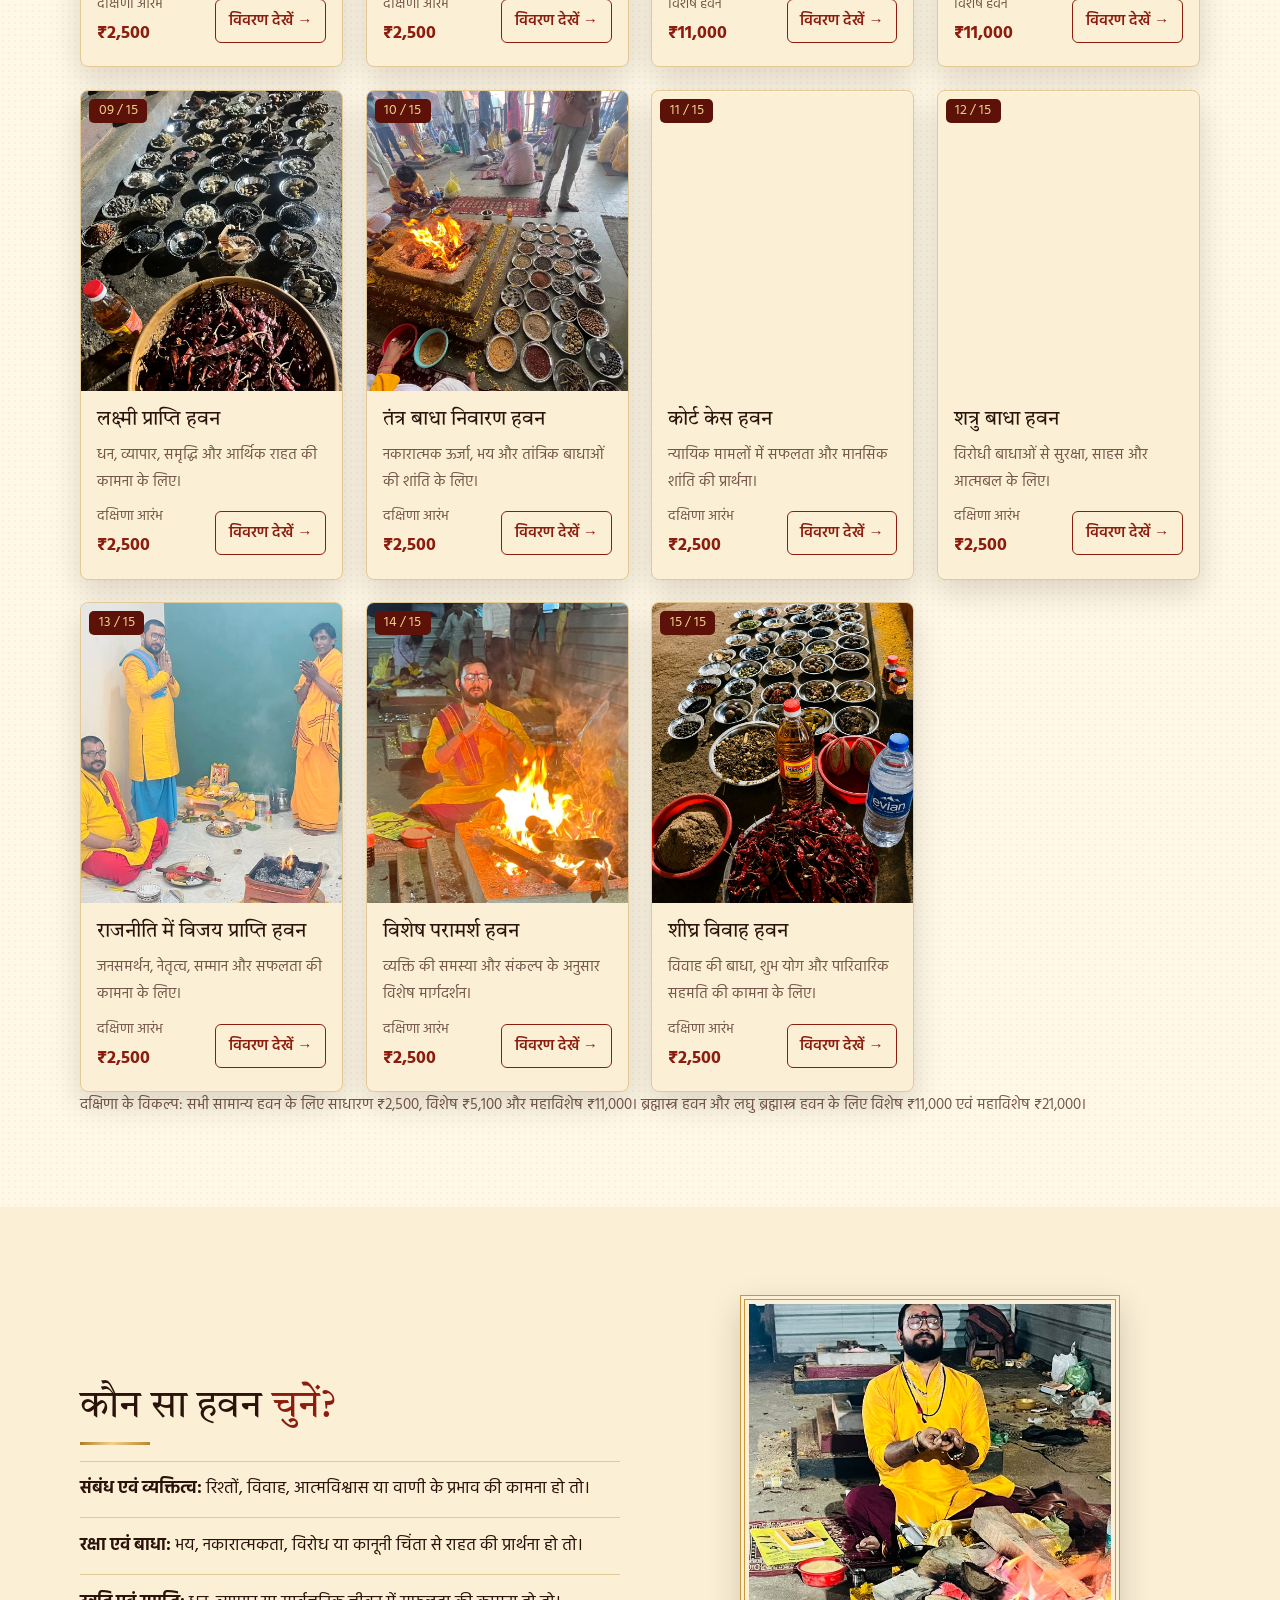
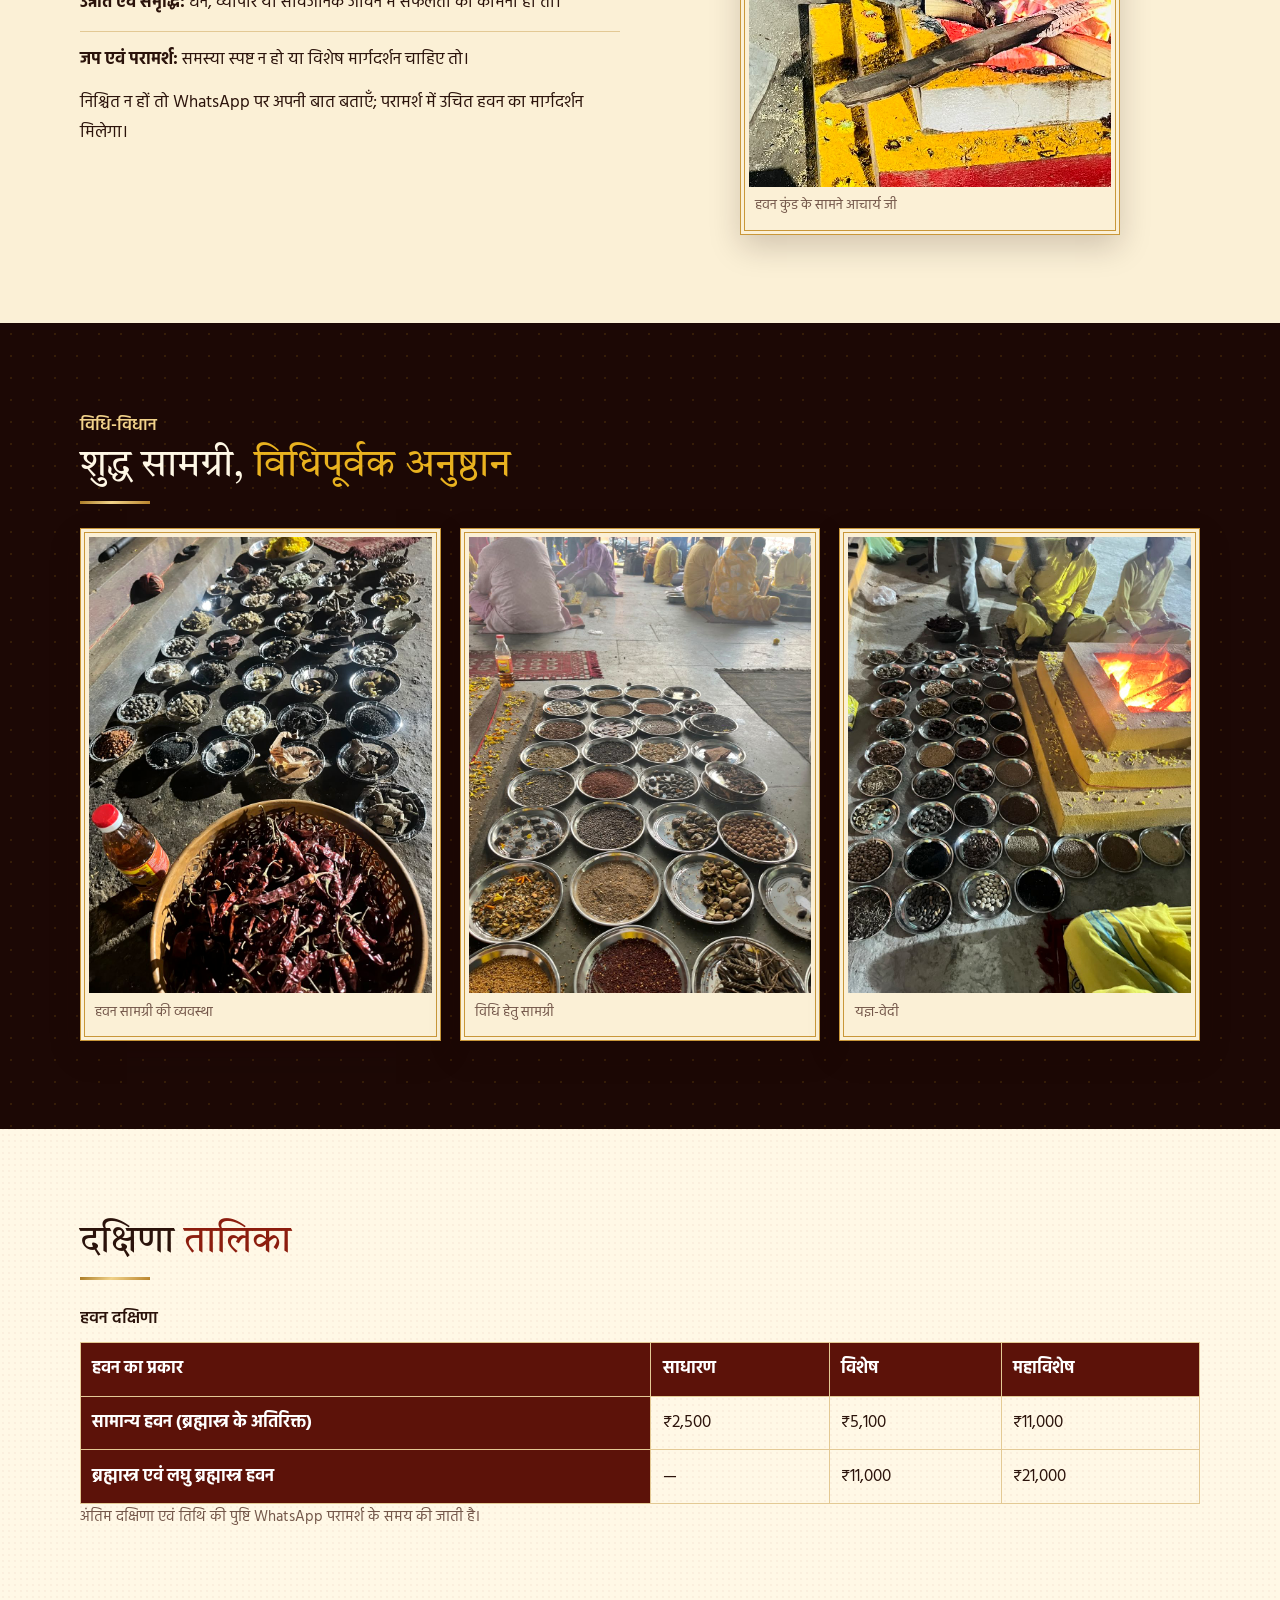
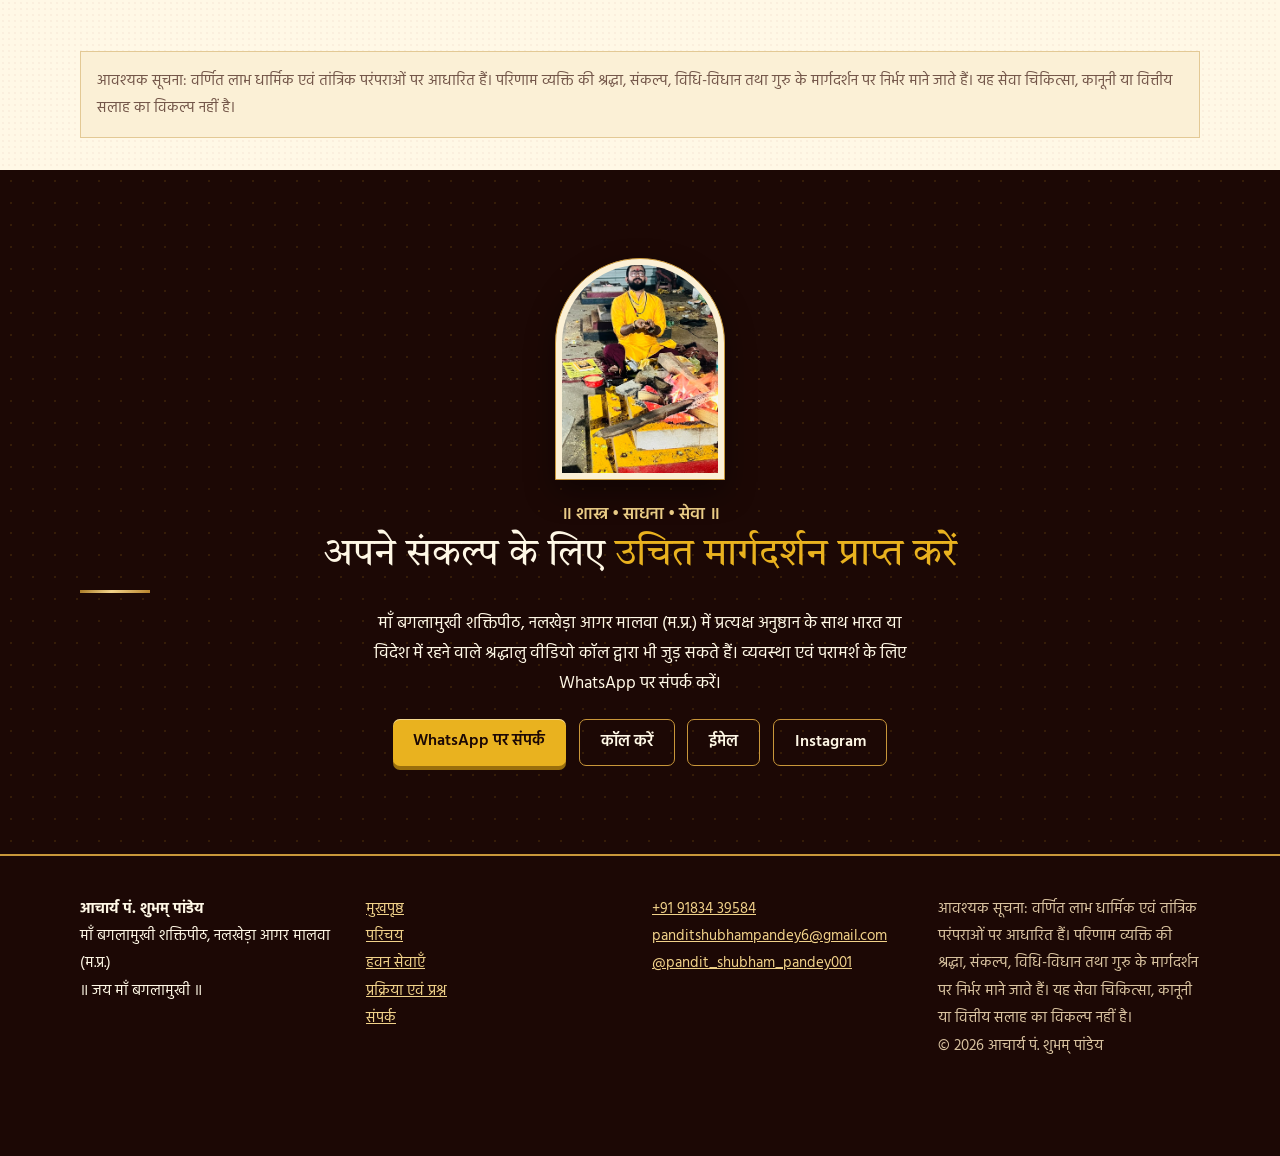
<file: services.html>
<!DOCTYPE html>
<html lang="hi"><head>
     <meta name="facebook-domain-verification" content="4q1lytq2mi82zul6ghzm8n5su5tayb" />
    <!-- Google tag (gtag.js) -->
<script async src="https://www.googletagmanager.com/gtag/js?id=AW-18493636397"></script>
<script>
  window.dataLayer = window.dataLayer || [];
  function gtag(){dataLayer.push(arguments);}
  gtag('js', new Date());

  gtag('config', 'AW-18493636397');
</script>
<meta charset="utf-8"><meta name="viewport" content="width=device-width,initial-scale=1,viewport-fit=cover"><meta name="theme-color" content="#5c1209">
<title>हवन सेवाएँ एवं दक्षिणा | माँ बगलामुखी हवन नलखेड़ा</title><meta name="description" content="आकर्षण, शत्रु बाधा, कोर्ट केस, लक्ष्मी प्राप्ति, शीघ्र विवाह सहित 15 हवन एवं अनुष्ठान की जानकारी, लाभ और दक्षिणा। नलखेड़ा, आचार्य पं. शुभम् पांडेय।"><link rel="canonical" href="https://maabaglaamukhihawan.in/services.html">
<link rel="icon" href="/favicon.svg" type="image/svg+xml">
<meta property="og:type" content="website"><meta property="og:title" content="हवन सेवाएँ एवं दक्षिणा | माँ बगलामुखी हवन नलखेड़ा"><meta property="og:description" content="आकर्षण, शत्रु बाधा, कोर्ट केस, लक्ष्मी प्राप्ति, शीघ्र विवाह सहित 15 हवन एवं अनुष्ठान की जानकारी, लाभ और दक्षिणा। नलखेड़ा, आचार्य पं. शुभम् पांडेय।"><meta property="og:url" content="https://maabaglaamukhihawan.in/services.html"><meta property="og:image" content="https://maabaglaamukhihawan.in/main%20header%20photos/Hero%20section%20with%20bio.jpeg"><meta property="og:image:alt" content="आचार्य पं. शुभम् पांडेय"><meta name="twitter:card" content="summary_large_image">
<link rel="preconnect" href="https://fonts.googleapis.com"><link rel="preconnect" href="https://fonts.gstatic.com" crossorigin>
<link href="https://fonts.googleapis.com/css2?family=Hind:wght@400;500;600;700&family=Tiro+Devanagari+Hindi&display=swap" rel="stylesheet">
<link rel="stylesheet" href="styles.css"><script src="script.js" defer></script></head><body>
<a class="skip" href="#main">मुख्य सामग्री पर जाएँ</a>
<header class="hdr"><div class="wrap"><a class="brand" href="index.html"><span class="om" aria-hidden="true">ॐ</span><span><b>आचार्य पं. शुभम् पांडेय</b><small>वैदिक हवन एवं अनुष्ठान</small></span></a>
<button class="menu-toggle" aria-expanded="false" aria-controls="site-nav" aria-label="मेनू">☰</button>
<nav id="site-nav" aria-label="मुख्य"><ul><li><a href="index.html">मुखपृष्ठ</a></li><li><a href="about.html">परिचय</a></li><li><a href="services.html" aria-current="page">हवन सेवाएँ</a></li><li><a href="process.html">प्रक्रिया एवं प्रश्न</a></li><li><a href="contact.html">संपर्क</a></li></ul></nav><a class="btn hide-m wa-link" data-message="नमस्ते आचार्य जी, मैं हवन/अनुष्ठान की बुकिंग के लिए जानकारी चाहता/चाहती हूँ।" href="https://wa.me/919183439584" target="_blank" rel="noopener">WhatsApp पर संपर्क</a></div></header>
<main id="main"><section class="page-head dark"><div class="wrap"><div><p class="kicker">हवन एवं अनुष्ठान</p><h1>हवन सेवाएँ</h1><p>प्रत्येक हवन योग्य मार्गदर्शन, शुद्ध मंत्रोच्चार और विधिपूर्वक संपन्न किया जाता है। किसी सेवा को चुनकर उसके लाभ एवं दक्षिणा देखें।</p></div><figure class="frame"><img src="extra-photos/hawan-kund-ghee-ahuti.jpeg" alt="हवन कुंड में आहुति और अग्नि" decoding="async"></figure></div></section>
<section class="sec"><div class="wrap"><div class="filters" role="group" aria-label="श्रेणी"><button type="button" data-filter="all" aria-pressed="true">सभी सेवाएँ (15)</button><button type="button" data-filter="sambandh" aria-pressed="false">संबंध एवं व्यक्तित्व</button><button type="button" data-filter="raksha" aria-pressed="false">रक्षा एवं बाधा</button><button type="button" data-filter="samriddhi" aria-pressed="false">उन्नति एवं समृद्धि</button><button type="button" data-filter="paramarsh" aria-pressed="false">जप एवं परामर्श</button></div><p id="count" aria-live="polite" class="note">15 सेवाएँ दिखाई जा रही हैं</p>
<div class="cards" id="services-grid"><article class="card tilt reveal" data-cat="sambandh"><div class="ph"><img src="hawan%20photos/WhatsApp%20Image%202026-08-17%20at%2023.12.54%20(2).jpeg" alt="आकर्षण हवन की झलक" width="400" height="300" decoding="async"><span class="num">01 / 15</span></div><div class="bd"><h3>आकर्षण हवन</h3><p>व्यक्तित्व, सहयोग, अवसर और सामाजिक प्रतिष्ठा के लिए।</p><div class="bt"><span><small>दक्षिणा आरंभ</small><b>₹2,500</b></span><button class="more" type="button" data-service="0">विवरण देखें →</button></div></div></article><article class="card tilt reveal" data-cat="sambandh"><div class="ph"><img src="hawan%20photos/WhatsApp%20Image%202026-08-17%20at%2023.12.44%20(1).jpeg" alt="वशीकरण हवन की झलक" width="400" height="300" decoding="async"><span class="num">02 / 15</span></div><div class="bd"><h3>वशीकरण हवन</h3><p>रिश्तों में मधुरता, प्रेम और अनुकूलता की कामना के लिए।</p><div class="bt"><span><small>दक्षिणा आरंभ</small><b>₹2,500</b></span><button class="more" type="button" data-service="1">विवरण देखें →</button></div></div></article><article class="card tilt reveal" data-cat="sambandh"><div class="ph"><img src="hawan%20photos/WhatsApp%20Image%202026-08-17%20at%2023.12.55%20(1).jpeg" alt="सम्मोहन हवन की झलक" width="400" height="300" decoding="async"><span class="num">03 / 15</span></div><div class="bd"><h3>सम्मोहन हवन</h3><p>वाणी के प्रभाव, आत्मविश्वास और नेतृत्व क्षमता के लिए।</p><div class="bt"><span><small>दक्षिणा आरंभ</small><b>₹2,500</b></span><button class="more" type="button" data-service="2">विवरण देखें →</button></div></div></article><article class="card tilt reveal" data-cat="raksha"><div class="ph"><img src="hawan%20photos/WhatsApp%20Image%202026-08-17%20at%2023.12.55.jpeg" alt="उच्चाटन हवन की झलक" width="400" height="300" decoding="async"><span class="num">04 / 15</span></div><div class="bd"><h3>उच्चाटन हवन</h3><p>नकारात्मक व्यक्तियों, भय और बाधाओं से राहत की कामना।</p><div class="bt"><span><small>दक्षिणा आरंभ</small><b>₹2,500</b></span><button class="more" type="button" data-service="3">विवरण देखें →</button></div></div></article><article class="card tilt reveal" data-cat="raksha"><div class="ph"><img src="hawan%20photos/WhatsApp%20Image%202026-08-17%20at%2023.12.54%20(1).jpeg" alt="विद्वेषण हवन की झलक" width="400" height="300" loading="lazy" decoding="async"><span class="num">05 / 15</span></div><div class="bd"><h3>विद्वेषण हवन</h3><p>हानिकारक गठबंधन से रक्षा और स्वयं के हितों की सुरक्षा के लिए।</p><div class="bt"><span><small>दक्षिणा आरंभ</small><b>₹2,500</b></span><button class="more" type="button" data-service="4">विवरण देखें →</button></div></div></article><article class="card tilt reveal" data-cat="paramarsh"><div class="ph"><img src="hawan%20photos/WhatsApp%20Image%202026-08-17%20at%2023.12.53%20(3).jpeg" alt="जप अनुष्ठान की झलक" width="400" height="300" loading="lazy" decoding="async"><span class="num">06 / 15</span></div><div class="bd"><h3>जप अनुष्ठान</h3><p>ब्राह्मणों द्वारा मनोकामना, ग्रह शांति और आध्यात्मिक उन्नति हेतु।</p><div class="bt"><span><small>दक्षिणा आरंभ</small><b>₹2,500</b></span><button class="more" type="button" data-service="5">विवरण देखें →</button></div></div></article><article class="card tilt reveal" data-cat="raksha"><div class="ph"><img src="hawan%20photos/WhatsApp%20Image%202026-08-17%20at%2023.13.00.jpeg" alt="ब्रह्मास्त्र हवन की झलक" width="400" height="300" loading="lazy" decoding="async"><span class="num">07 / 15</span></div><div class="bd"><h3>ब्रह्मास्त्र हवन</h3><p>अत्यंत कठिन, तांत्रिक और शत्रु बाधाओं से रक्षा हेतु विशेष हवन।</p><div class="bt"><span><small>विशेष हवन</small><b>₹11,000</b></span><button class="more" type="button" data-service="6">विवरण देखें →</button></div></div></article><article class="card tilt reveal" data-cat="raksha"><div class="ph"><img src="hawan%20photos/WhatsApp%20Image%202026-08-17%20at%2023.13.01.jpeg" alt="लघु ब्रह्मास्त्र हवन की झलक" width="400" height="300" loading="lazy" decoding="async"><span class="num">08 / 15</span></div><div class="bd"><h3>लघु ब्रह्मास्त्र हवन</h3><p>सामान्य तांत्रिक, नकारात्मक बाधाओं और स्थान की रक्षा हेतु।</p><div class="bt"><span><small>विशेष हवन</small><b>₹11,000</b></span><button class="more" type="button" data-service="7">विवरण देखें →</button></div></div></article><article class="card tilt reveal" data-cat="samriddhi"><div class="ph"><img src="hawan%20photos/WhatsApp%20Image%202026-08-17%20at%2023.12.58.jpeg" alt="लक्ष्मी प्राप्ति हवन की झलक" width="400" height="300" loading="lazy" decoding="async"><span class="num">09 / 15</span></div><div class="bd"><h3>लक्ष्मी प्राप्ति हवन</h3><p>धन, व्यापार, समृद्धि और आर्थिक राहत की कामना के लिए।</p><div class="bt"><span><small>दक्षिणा आरंभ</small><b>₹2,500</b></span><button class="more" type="button" data-service="8">विवरण देखें →</button></div></div></article><article class="card tilt reveal" data-cat="raksha"><div class="ph"><img src="hawan%20photos/WhatsApp%20Image%202026-08-17%20at%2023.12.46.jpeg" alt="तंत्र बाधा निवारण हवन की झलक" width="400" height="300" loading="lazy" decoding="async"><span class="num">10 / 15</span></div><div class="bd"><h3>तंत्र बाधा निवारण हवन</h3><p>नकारात्मक ऊर्जा, भय और तांत्रिक बाधाओं की शांति के लिए।</p><div class="bt"><span><small>दक्षिणा आरंभ</small><b>₹2,500</b></span><button class="more" type="button" data-service="9">विवरण देखें →</button></div></div></article><article class="card tilt reveal" data-cat="raksha"><div class="ph"><img src="hawan%20photos/WhatsApp%20Image%202026-08-17%20at%2023.12.45.jpeg" alt="कोर्ट केस हवन की झलक" width="400" height="300" loading="lazy" decoding="async"><span class="num">11 / 15</span></div><div class="bd"><h3>कोर्ट केस हवन</h3><p>न्यायिक मामलों में सफलता और मानसिक शांति की प्रार्थना।</p><div class="bt"><span><small>दक्षिणा आरंभ</small><b>₹2,500</b></span><button class="more" type="button" data-service="10">विवरण देखें →</button></div></div></article><article class="card tilt reveal" data-cat="raksha"><div class="ph"><img src="hawan%20photos/WhatsApp%20Image%202026-08-17%20at%2023.12.53%20(1).jpeg" alt="शत्रु बाधा हवन की झलक" width="400" height="300" loading="lazy" decoding="async"><span class="num">12 / 15</span></div><div class="bd"><h3>शत्रु बाधा हवन</h3><p>विरोधी बाधाओं से सुरक्षा, साहस और आत्मबल के लिए।</p><div class="bt"><span><small>दक्षिणा आरंभ</small><b>₹2,500</b></span><button class="more" type="button" data-service="11">विवरण देखें →</button></div></div></article><article class="card tilt reveal" data-cat="samriddhi"><div class="ph"><img src="hawan%20photos/WhatsApp%20Image%202026-08-17%20at%2023.12.44.jpeg" alt="राजनीति में विजय प्राप्ति हवन की झलक" width="400" height="300" loading="lazy" decoding="async"><span class="num">13 / 15</span></div><div class="bd"><h3>राजनीति में विजय प्राप्ति हवन</h3><p>जनसमर्थन, नेतृत्व, सम्मान और सफलता की कामना के लिए।</p><div class="bt"><span><small>दक्षिणा आरंभ</small><b>₹2,500</b></span><button class="more" type="button" data-service="12">विवरण देखें →</button></div></div></article><article class="card tilt reveal" data-cat="paramarsh"><div class="ph"><img src="hawan%20photos/WhatsApp%20Image%202026-08-17%20at%2023.12.53%20(3).jpeg" alt="विशेष परामर्श हवन की झलक" width="400" height="300" loading="lazy" decoding="async"><span class="num">14 / 15</span></div><div class="bd"><h3>विशेष परामर्श हवन</h3><p>व्यक्ति की समस्या और संकल्प के अनुसार विशेष मार्गदर्शन।</p><div class="bt"><span><small>दक्षिणा आरंभ</small><b>₹2,500</b></span><button class="more" type="button" data-service="13">विवरण देखें →</button></div></div></article><article class="card tilt reveal" data-cat="sambandh"><div class="ph"><img src="hawan%20photos/WhatsApp%20Image%202026-08-17%20at%2023.12.43.jpeg" alt="शीघ्र विवाह हवन की झलक" width="400" height="300" loading="lazy" decoding="async"><span class="num">15 / 15</span></div><div class="bd"><h3>शीघ्र विवाह हवन</h3><p>विवाह की बाधा, शुभ योग और पारिवारिक सहमति की कामना के लिए।</p><div class="bt"><span><small>दक्षिणा आरंभ</small><b>₹2,500</b></span><button class="more" type="button" data-service="14">विवरण देखें →</button></div></div></article></div>
<p class="note">दक्षिणा के विकल्प: सभी सामान्य हवन के लिए साधारण ₹2,500, विशेष ₹5,100 और महाविशेष ₹11,000। ब्रह्मास्त्र हवन और लघु ब्रह्मास्त्र हवन के लिए विशेष ₹11,000 एवं महाविशेष ₹21,000।</p></div></section>
<section class="sec" style="background:var(--paper)"><div class="wrap split"><div><h2>कौन सा हवन <em>चुनें?</em></h2><ul class="ruled"><li><b>संबंध एवं व्यक्तित्व:</b> रिश्तों, विवाह, आत्मविश्वास या वाणी के प्रभाव की कामना हो तो।</li><li><b>रक्षा एवं बाधा:</b> भय, नकारात्मकता, विरोध या कानूनी चिंता से राहत की प्रार्थना हो तो।</li><li><b>उन्नति एवं समृद्धि:</b> धन, व्यापार या सार्वजनिक जीवन में सफलता की कामना हो तो।</li><li><b>जप एवं परामर्श:</b> समस्या स्पष्ट न हो या विशेष मार्गदर्शन चाहिए तो।</li></ul><p>निश्चित न हों तो WhatsApp पर अपनी बात बताएँ; परामर्श में उचित हवन का मार्गदर्शन मिलेगा।</p></div><figure class="frame pt tilt reveal"><img src="extra-photos/acharya-hawan-kund.jpeg" alt="आचार्य जी हवन कुंड के सामने अनुष्ठान करते हुए" loading="lazy" decoding="async"><figcaption>हवन कुंड के सामने आचार्य जी</figcaption></figure></div></section>
<section class="sec dark"><div class="wrap"><p class="kicker">विधि-विधान</p><h2>शुद्ध सामग्री, <em>विधिपूर्वक अनुष्ठान</em></h2><div class="pstrip"><figure class="frame pt tilt reveal"><img src="extra-photos/samagri-night.jpeg" alt="रात्रि में सजी हुई हवन सामग्री" loading="lazy" decoding="async"><figcaption>हवन सामग्री की व्यवस्था</figcaption></figure><figure class="frame pt tilt reveal"><img src="extra-photos/samagri-plates-temple.jpeg" alt="शक्तिपीठ परिसर में थालियों में रखी हवन सामग्री" loading="lazy" decoding="async"><figcaption>विधि हेतु सामग्री</figcaption></figure><figure class="frame pt tilt reveal"><img src="extra-photos/hawan-vedi-yellow.jpeg" alt="पीले रंग की यज्ञ-वेदी में हवन" loading="lazy" decoding="async"><figcaption>यज्ञ-वेदी</figcaption></figure></div></div></section>
<section class="sec"><div class="wrap"><h2>दक्षिणा <em>तालिका</em></h2><div class="tw"><table><caption>हवन दक्षिणा</caption><thead><tr><th scope="col">हवन का प्रकार</th><th scope="col">साधारण</th><th scope="col">विशेष</th><th scope="col">महाविशेष</th></tr></thead><tbody><tr><th scope="row">सामान्य हवन (ब्रह्मास्त्र के अतिरिक्त)</th><td>₹2,500</td><td>₹5,100</td><td>₹11,000</td></tr><tr><th scope="row">ब्रह्मास्त्र एवं लघु ब्रह्मास्त्र हवन</th><td>—</td><td>₹11,000</td><td>₹21,000</td></tr></tbody></table></div><p class="note">अंतिम दक्षिणा एवं तिथि की पुष्टि WhatsApp परामर्श के समय की जाती है।</p></div></section>
<div class="wrap" style="padding-block:2rem"><p class="disc">आवश्यक सूचना: वर्णित लाभ धार्मिक एवं तांत्रिक परंपराओं पर आधारित हैं। परिणाम व्यक्ति की श्रद्धा, संकल्प, विधि-विधान तथा गुरु के मार्गदर्शन पर निर्भर माने जाते हैं। यह सेवा चिकित्सा, कानूनी या वित्तीय सलाह का विकल्प नहीं है।</p></div><section class="sec dark cta"><div class="wrap reveal"><div class="arch sm"><img src="extra-photos/acharya-hawan-kund.jpeg" alt="आचार्य जी हवन कुंड के सामने" loading="lazy" decoding="async"></div><p class="kicker">॥ शास्त्र • साधना • सेवा ॥</p><h2 style="text-align:center">अपने संकल्प के लिए <em>उचित मार्गदर्शन प्राप्त करें</em></h2><p>माँ बगलामुखी शक्तिपीठ, नलखेड़ा आगर मालवा (म.प्र.) में प्रत्यक्ष अनुष्ठान के साथ भारत या विदेश में रहने वाले श्रद्धालु वीडियो कॉल द्वारा भी जुड़ सकते हैं। व्यवस्था एवं परामर्श के लिए WhatsApp पर संपर्क करें।</p><div class="row"><a class="btn gold wa-link" data-message="नमस्ते आचार्य जी, मैं हवन/अनुष्ठान हेतु परामर्श और बुकिंग करना चाहता/चाहती हूँ।" href="https://wa.me/919183439584" target="_blank" rel="noopener">WhatsApp पर संपर्क</a><a class="btn ghost" href="tel:+919183439584">कॉल करें</a><a class="btn ghost" href="mailto:panditshubhampandey6@gmail.com">ईमेल</a><a class="btn ghost" href="https://www.instagram.com/pandit_shubham_pandey001/" target="_blank" rel="noopener">Instagram</a></div></div></section><dialog id="service-dialog" aria-labelledby="dialog-title"><button class="dialog-close" aria-label="बंद करें">×</button><div id="dialog-content"></div></dialog></main>
<footer><div class="wrap"><div><b>आचार्य पं. शुभम् पांडेय</b><p>माँ बगलामुखी शक्तिपीठ, नलखेड़ा आगर मालवा (म.प्र.)</p><p>॥ जय माँ बगलामुखी ॥</p></div><ul><li><a href="index.html">मुखपृष्ठ</a></li><li><a href="about.html">परिचय</a></li><li><a href="services.html">हवन सेवाएँ</a></li><li><a href="process.html">प्रक्रिया एवं प्रश्न</a></li><li><a href="contact.html">संपर्क</a></li></ul><div><p><a href="tel:+919183439584">+91 91834 39584</a><br><a href="mailto:panditshubhampandey6@gmail.com">panditshubhampandey6@gmail.com</a><br><a href="https://www.instagram.com/pandit_shubham_pandey001/" target="_blank" rel="noopener">@pandit_shubham_pandey001</a></p></div><p class="note" style="color:#d9c3a0">आवश्यक सूचना: वर्णित लाभ धार्मिक एवं तांत्रिक परंपराओं पर आधारित हैं। परिणाम व्यक्ति की श्रद्धा, संकल्प, विधि-विधान तथा गुरु के मार्गदर्शन पर निर्भर माने जाते हैं। यह सेवा चिकित्सा, कानूनी या वित्तीय सलाह का विकल्प नहीं है।<br>© <span data-year>2026</span> आचार्य पं. शुभम् पांडेय</p></div></footer>
<div class="float"><a class="btn gold wa-link" data-message="नमस्ते आचार्य जी, मैं हवन/अनुष्ठान हेतु परामर्श और बुकिंग करना चाहता/चाहती हूँ।" href="https://wa.me/919183439584" target="_blank" rel="noopener">WhatsApp: परामर्श लें</a></div>
<div class="bar"><a class="btn gold" href="tel:+919183439584">कॉल करें</a><a class="btn gold wa-link" data-message="नमस्ते आचार्य जी, मैं हवन/अनुष्ठान हेतु परामर्श और बुकिंग करना चाहता/चाहती हूँ।" href="https://wa.me/919183439584" target="_blank" rel="noopener">WhatsApp</a></div>
<button class="top" aria-label="ऊपर जाएँ">↑</button></body></html>
</file>
<file: styles.css>
/* tokens */
:root{--sindoor:#8c1d0e;--maroon:#5c1209;--night:#1c0805;--turmeric:#e9b21f;--saffron:#f08a1c;--brass:#c9973a;--brass-light:#f1d28a;--ivory:#fff8e6;--paper:#fbf0d6;--ink:#2b130b;--muted:#74574a;--line:#e3c995;--brassg:linear-gradient(135deg,#a97a25,#f1d28a 45%,#b8832b)}
/* reset+base */
*{box-sizing:border-box;margin:0}html{scroll-behavior:smooth;scroll-padding-top:80px}
body{font:400 1.05rem/1.8 Hind,sans-serif;color:var(--ink);background:var(--ivory) radial-gradient(rgba(140,29,14,.04) 1px,transparent 1px) 0 0/6px 6px;overflow-x:clip}
h1,h2,h3{font-family:'Tiro Devanagari Hindi',serif;font-weight:400;line-height:1.35}
h1{font-size:clamp(2rem,6vw,3.6rem)}h2{font-size:clamp(1.6rem,4vw,2.4rem)}img{max-width:100%;display:block}a{color:var(--sindoor)}
:focus-visible{outline:3px solid var(--saffron);outline-offset:3px}
.skip{position:absolute;left:-999px;background:var(--turmeric);padding:.5rem 1rem;z-index:99}.skip:focus{left:8px;top:8px}
.wrap{width:min(1120px,92%);margin:auto}.sec{padding:clamp(3rem,7vw,5.5rem) 0}.dark{background:var(--night) radial-gradient(rgba(233,178,31,.12) 1px,transparent 1px) 0 0/22px 22px;color:var(--ivory)}
.kicker{color:var(--sindoor);font-weight:600;letter-spacing:0}.dark .kicker{color:var(--brass-light)}
h2::after{content:"";display:block;width:70px;height:3px;background:var(--brassg);margin:.5rem 0 1rem}em{font-style:normal;color:var(--sindoor)}.dark em{color:var(--turmeric)}
.lead{max-width:64ch}.note{color:var(--muted);font-size:.95rem}
/* header */
.hdr{position:sticky;top:0;z-index:50;background:var(--ivory);border-bottom:1px solid var(--brass)}
.hdr .wrap{display:flex;align-items:center;justify-content:space-between;min-height:68px;gap:1rem}
.brand{min-width:0;display:flex;gap:.7rem;align-items:center;text-decoration:none;color:var(--maroon);line-height:1.3}.brand b{display:block;font-family:'Tiro Devanagari Hindi',serif;font-weight:400}.brand small{color:var(--muted)}
.om{width:42px;height:42px;border-radius:50%;background:var(--maroon);color:var(--brass-light);display:grid;place-items:center;border:2px solid var(--brass);font-size:1.3rem}
nav ul{display:flex;gap:1.3rem;list-style:none;padding:0}nav a{text-decoration:none;color:var(--ink);font-weight:500;padding:.4rem 0;border-bottom:2px solid transparent}nav a[aria-current],nav a:hover{border-color:var(--saffron)}
.menu-toggle{display:none;min-width:44px;min-height:44px;background:var(--maroon);color:#fff;border:0;border-radius:6px}
@media(max-width:900px){.menu-toggle{display:block}nav{position:fixed;inset:68px 0 0;background:var(--night);transform-origin:top;transform:perspective(900px) rotateX(-90deg);opacity:0;pointer-events:none;transition:transform .45s,opacity .3s;padding:2rem}nav.open{transform:none;opacity:1;pointer-events:auto}nav ul{flex-direction:column;font-size:1.3rem}nav a{color:var(--ivory)}.hdr .btn.hide-m{display:none}}
/* buttons */
.btn,button.btn{display:inline-block;min-height:44px;padding:.6rem 1.3rem;border-radius:7px;border:0;background:var(--maroon);color:#fff;font:600 1rem Hind;text-decoration:none;cursor:pointer;box-shadow:0 1px 0 rgba(255,255,255,.35) inset,0 4px 0 #2e0905;transition:transform .15s}
.btn:hover{transform:translateY(-2px)}.btn:active{transform:translateY(3px);box-shadow:0 1px 0 #2e0905}.btn.gold{background:var(--turmeric);color:var(--night);box-shadow:0 1px 0 rgba(255,255,255,.5) inset,0 4px 0 #9a6f0c}.btn.ghost{background:transparent;border:1px solid var(--brass);box-shadow:none;color:inherit}
.row{display:flex;flex-wrap:wrap;gap:.8rem;margin-top:1.2rem}
/* hero 3D */
.hero{padding:clamp(2.5rem,6vw,5rem) 0;overflow:hidden;position:relative}.hero .wrap{display:grid;grid-template-columns:minmax(0,1fr);gap:2.5rem;align-items:center}
@media(min-width:900px){.hero .wrap{grid-template-columns:minmax(0,1.2fr) minmax(0,1fr)}}
.hero h1 small{display:block;font-size:.4em;color:var(--brass-light)}
.chips{display:flex;flex-wrap:wrap;gap:.5rem;margin-top:1rem}.chips span{border:1px solid var(--brass);padding:.2rem .8rem;border-radius:6px;font-size:.92rem}
.scene{position:relative;perspective:1200px;display:grid;place-items:center;min-height:380px}
.mandala{position:absolute;left:50%;top:50%;width:min(440px,86%);aspect-ratio:1;translate:-50% -50%;transform-style:preserve-3d;transform:rotateX(60deg)}
.mandala i{position:absolute;inset:0;border:1px solid var(--brass);border-radius:50%;animation:spin 70s linear infinite}
.mandala i:nth-child(2){inset:12%;border-radius:0;transform:translateZ(30px) rotate(45deg);animation-direction:reverse;animation-duration:90s}
.mandala i:nth-child(3){inset:22%;transform:translateZ(60px);animation-duration:60s}
.mandala i:nth-child(4){inset:34%;border-radius:0;transform:translateZ(90px);animation-duration:80s}
@keyframes spin{to{rotate:360deg}}
.arch{position:relative;width:min(300px,78%);border-radius:999px 999px 0 0;border:1px solid var(--brass);padding:8px;background:var(--paper);box-shadow:0 12px 30px rgba(0,0,0,.4);transform:translateZ(120px)}
.arch img{border-radius:999px 999px 0 0;aspect-ratio:3/4;object-fit:cover;width:100%;filter:saturate(1.05) contrast(1.02)}
/* header band of inner pages */
.page-head{padding:3rem 0}.page-head p{max-width:62ch}
/* reveal */
.js .reveal{opacity:0;transform:translateY(40px) rotateX(12deg);transition:opacity .7s,transform .7s}.js .reveal.is-visible{opacity:1;transform:none}
/* trust+quote */
.trust{display:grid;grid-template-columns:repeat(auto-fit,minmax(200px,1fr));border-block:1px solid var(--line);background:var(--paper)}.trust div{padding:1rem;text-align:center;font-weight:600;color:var(--maroon);transition:transform .3s}.trust div:hover{transform:translateY(-4px)}
.quote{text-align:center;font:clamp(1.3rem,3vw,2rem) 'Tiro Devanagari Hindi',serif}
/* intro */
.split{display:grid;grid-template-columns:minmax(0,1fr);gap:2.5rem;align-items:center}@media(min-width:800px){.split{grid-template-columns:repeat(2,minmax(0,1fr))}.split.rev>:first-child{order:2}}
.frame{border:1px solid var(--brass);padding:8px;background:var(--paper);box-shadow:0 12px 30px rgba(28,8,5,.18);outline:1px solid var(--brass);outline-offset:-5px}.frame img{aspect-ratio:4/3;object-fit:cover;width:100%;filter:saturate(1.05) contrast(1.02)}.frame figcaption{font-size:.9rem;color:var(--muted);padding:.4rem}
.stats{display:flex;flex-wrap:wrap;gap:1rem 2rem;margin-top:1rem}.stats b{font:2.4rem 'Tiro Devanagari Hindi';color:var(--sindoor);display:block}
dl{display:grid;grid-template-columns:auto 1fr;gap:.4rem 1rem;border-top:1px solid var(--line);padding-top:1rem}dt{font-weight:700}dd{margin:0}
/* tilt */
.tilt{transform-style:preserve-3d;transition:transform .2s;position:relative}
.tilt::after{content:"";position:absolute;inset:0;pointer-events:none;background:radial-gradient(circle at var(--gx,50%) var(--gy,50%),rgba(255,255,255,.18),transparent 55%);opacity:0;transition:opacity .2s}.tilt.on::after{opacity:1}
/* cards */
.cards{display:grid;grid-template-columns:repeat(auto-fill,minmax(250px,1fr));gap:1.4rem;perspective:900px}
.scroller{display:flex;gap:1.2rem;overflow-x:auto;scroll-snap-type:x mandatory;padding-bottom:1rem}.scroller .card{flex:0 0 min(280px,80%);scroll-snap-align:center}
.card{background:var(--paper);border:1px solid var(--line);border-radius:8px;overflow:hidden;box-shadow:0 1px 0 rgba(255,255,255,.4) inset,0 12px 30px rgba(28,8,5,.15);display:flex;flex-direction:column;color:var(--ink)}
.card .ph{position:relative}.card img{aspect-ratio:4/3;object-fit:cover;width:100%;filter:saturate(1.05) contrast(1.02)}.card .num{position:absolute;left:8px;top:8px;background:var(--maroon);color:var(--brass-light);padding:0 .6rem;border-radius:5px;font-size:.85rem}
.card .bd{padding:1rem;display:flex;flex-direction:column;gap:.5rem;flex:1}.card h3{font-size:1.25rem}.card p{font-size:.95rem;color:var(--muted);flex:1}.card .bt{display:flex;justify-content:space-between;align-items:center;gap:.5rem}.card small{display:block;color:var(--muted)}.card b{color:var(--sindoor);font-size:1.15rem}
.card button.more{min-height:44px;background:none;border:1px solid var(--sindoor);color:var(--sindoor);border-radius:6px;padding:0 .8rem;font:600 .95rem Hind;cursor:pointer}
.card.out{animation:flipout .25s forwards}@keyframes flipout{to{opacity:0;transform:rotateY(90deg)}}.card.in{animation:flipin .35s}@keyframes flipin{from{opacity:0;transform:rotateY(-90deg)}}
.filters{display:flex;gap:.5rem;overflow-x:auto;padding:.3rem 0 1rem}.filters button{flex:none;min-height:44px;padding:0 1rem;border:1px solid var(--brass);background:var(--paper);border-radius:7px;font:600 .95rem Hind;cursor:pointer}.filters button[aria-pressed=true]{background:var(--maroon);color:#fff}
/* tickets+table */
.tickets{display:grid;gap:1.2rem;grid-template-columns:repeat(auto-fit,minmax(280px,1fr))}.ticket{background:var(--paper);border:1px dashed var(--brass);padding:1.2rem;border-radius:8px;position:relative}.ticket ul{list-style:none;padding:0}.ticket li{display:flex;justify-content:space-between;border-bottom:1px solid var(--line);padding:.3rem 0}
.tw{overflow-x:auto}table{border-collapse:collapse;width:100%;min-width:480px}th,td{border:1px solid var(--line);padding:.7rem;text-align:left}th{background:var(--maroon);color:#fff}caption{text-align:left;font-weight:600;padding:.5rem 0}
.ruled{list-style:none;padding:0}.ruled li{padding:.8rem 0;border-top:1px solid var(--line)}
/* timeline */
.tl{list-style:none;padding:0 0 0 3.2rem;position:relative;perspective:900px}.tl::before{content:"";position:absolute;left:1.1rem;top:0;bottom:0;width:2px;background:var(--brassg)}
.tl li{position:relative;margin-bottom:2rem}.tl li::before{counter-increment:s;content:counter(s);position:absolute;left:-3.2rem;top:0;width:2.4rem;height:2.4rem;border-radius:50%;background:var(--maroon);color:var(--brass-light);border:2px solid var(--brass);display:grid;place-items:center}.tl{counter-reset:s}.tl i{display:block;color:var(--muted);font-style:normal}
.js .tl li.reveal{transform:rotateY(-20deg);transform-origin:left}
/* faq */
details{border-bottom:1px solid var(--line);padding:.9rem 0}summary{cursor:pointer;font-weight:600;min-height:44px}details[open] p{animation:fd .3s}@keyframes fd{from{opacity:0;transform:translateY(-6px)}}
/* dialog */
dialog{border:1px solid var(--brass);border-radius:10px;padding:0;max-width:min(620px,94vw);width:100%;background:var(--ivory);color:var(--ink);max-height:90vh}dialog[open]{animation:rise .35s}dialog::backdrop{background:#1c0805ee}
@keyframes rise{from{opacity:0;transform:perspective(900px) rotateX(-15deg) translateY(30px)}}
.di{padding:1.6rem}.dialog-close{position:absolute;right:8px;top:8px;width:44px;height:44px;border:0;background:var(--maroon);color:#fff;border-radius:6px;font-size:1.4rem;cursor:pointer}.benefits{padding-left:1.2rem}
.rates{display:flex;gap:.6rem;flex-wrap:wrap;margin:.6rem 0 1rem}.rate{flex:1;min-width:110px;border:1px dashed var(--brass);padding:.5rem;text-align:center}.rate b{display:block;color:var(--sindoor)}.no-scroll{overflow:hidden}
/* forms */
form{display:grid;gap:1rem;max-width:560px}label{font-weight:600;display:block}input,select,textarea{width:100%;min-height:46px;padding:.6rem;border:1px solid var(--brass);border-radius:6px;font:inherit;background:#fff;color:var(--ink)}[aria-invalid=true]{border-color:#b00020;border-width:2px}.err{color:#b00020;font-size:.9rem;min-height:1.2em}
.ph-box{border:2px dashed var(--brass);padding:.8rem;color:var(--muted);margin:.5rem 0}.msg{border-left:4px solid var(--turmeric);background:var(--paper);padding:1rem}
.panel{background:var(--paper);border:1px solid var(--brass);padding:1.5rem;border-radius:10px;display:grid;gap:.6rem}
.disc{border:1px solid var(--line);background:var(--paper);padding:1rem;font-size:.92rem;color:var(--muted)}
/* cta, footer */
.cta{text-align:center}.cta .row{justify-content:center}.cta p{max-width:62ch;margin:auto}
footer{background:var(--night);color:var(--ivory);padding:2.5rem 0 6rem;border-top:2px solid var(--brass);font-size:.95rem}footer .wrap{display:grid;gap:1.5rem;grid-template-columns:repeat(auto-fit,minmax(220px,1fr))}footer a{color:var(--brass-light)}footer ul{list-style:none;padding:0}
.float{position:fixed;right:16px;bottom:16px;z-index:40}.bar{display:none}.top{position:fixed;left:16px;bottom:16px;width:44px;height:44px;border-radius:6px;border:1px solid var(--brass);background:var(--maroon);color:#fff;cursor:pointer;opacity:0;pointer-events:none;transition:opacity .3s}.top.show{opacity:1;pointer-events:auto}
@media(max-width:767px){.float{display:none}.bar{display:grid;grid-template-columns:1fr 1fr;position:fixed;inset:auto 0 0;z-index:40;background:var(--night);padding:.5rem .5rem calc(.5rem + env(safe-area-inset-bottom));gap:.5rem}.bar .btn{text-align:center}body{padding-bottom:70px}.top{bottom:80px}.scene{min-height:300px}.mandala{transform:rotateX(60deg) scale(.8)}}
@view-transition{navigation:auto}
@media(prefers-reduced-motion:reduce),(pointer:coarse){.tilt{transform:none!important}.mandala i{animation:none}}
@media(prefers-reduced-motion:reduce){*{animation:none!important;transition:none!important;scroll-behavior:auto}.js .reveal{opacity:1;transform:none}}

/* photo strips */
.frame.pt img{aspect-ratio:3/4}
.pstrip{display:grid;gap:1.2rem;grid-template-columns:repeat(auto-fit,minmax(min(100%,220px),1fr));margin-top:1.5rem}
.pstrip .frame{margin:0!important}
/* mobile hardening */
img,video,table{max-width:100%}.wrap>*,.split>*{min-width:0}p,li,h1,h2,h3,dd,summary{overflow-wrap:anywhere}
@media(max-width:600px){body{font-size:1rem}.brand b{font-size:.98rem}.brand small{font-size:.8rem}.om{width:38px;height:38px}.hero{padding:1.8rem 0 2.5rem}.hero .wrap{gap:1.5rem}.scene{min-height:360px}.arch{width:min(240px,70%)}.lead{font-size:1.02rem}.chips span{font-size:.85rem}.row .btn{flex:1 1 100%;text-align:center}.cards{grid-template-columns:minmax(0,1fr)}.frame{outline-offset:-4px}.di{padding:1.2rem}dl{grid-template-columns:minmax(0,1fr)}dt{margin-top:.4rem}.page-head{padding:2rem 0}.sec{padding:2.5rem 0}.panel,.ticket{padding:1rem}.tl{padding-left:2.8rem}.tl li::before{left:-2.8rem;width:2.1rem;height:2.1rem}.tl::before{left:.95rem}form{max-width:100%}}

@media(max-width:767px){.arch{transform:none}.scene{perspective:none}}
.scene{grid-template-columns:minmax(0,1fr);justify-items:center}
.menu-toggle{flex:none;width:44px;font-size:1.3rem}

/* photo-filled layouts */
.frame img,.card img,.arch img{object-position:50% 30%}
.page-head .wrap{display:grid;grid-template-columns:minmax(0,1fr);gap:1.5rem;align-items:center}.page-head figure{margin:0;max-width:420px}.page-head .frame img{aspect-ratio:4/3}
@media(min-width:800px){.page-head .wrap{grid-template-columns:minmax(0,1.3fr) minmax(0,1fr)}.page-head figure{justify-self:end}}
.qband{position:relative;isolation:isolate;overflow:hidden}.qband>img{position:absolute;inset:0;width:100%;height:100%;object-fit:cover;z-index:-2}.qband::before{content:"";position:absolute;inset:0;background:rgba(28,8,5,.8);z-index:-1}
.arch.sm{width:170px;margin:0 auto 1.2rem;transform:none;padding:6px}
.split .frame{max-width:520px;width:100%;justify-self:center}.split .frame.pt{max-width:380px}
</file>
